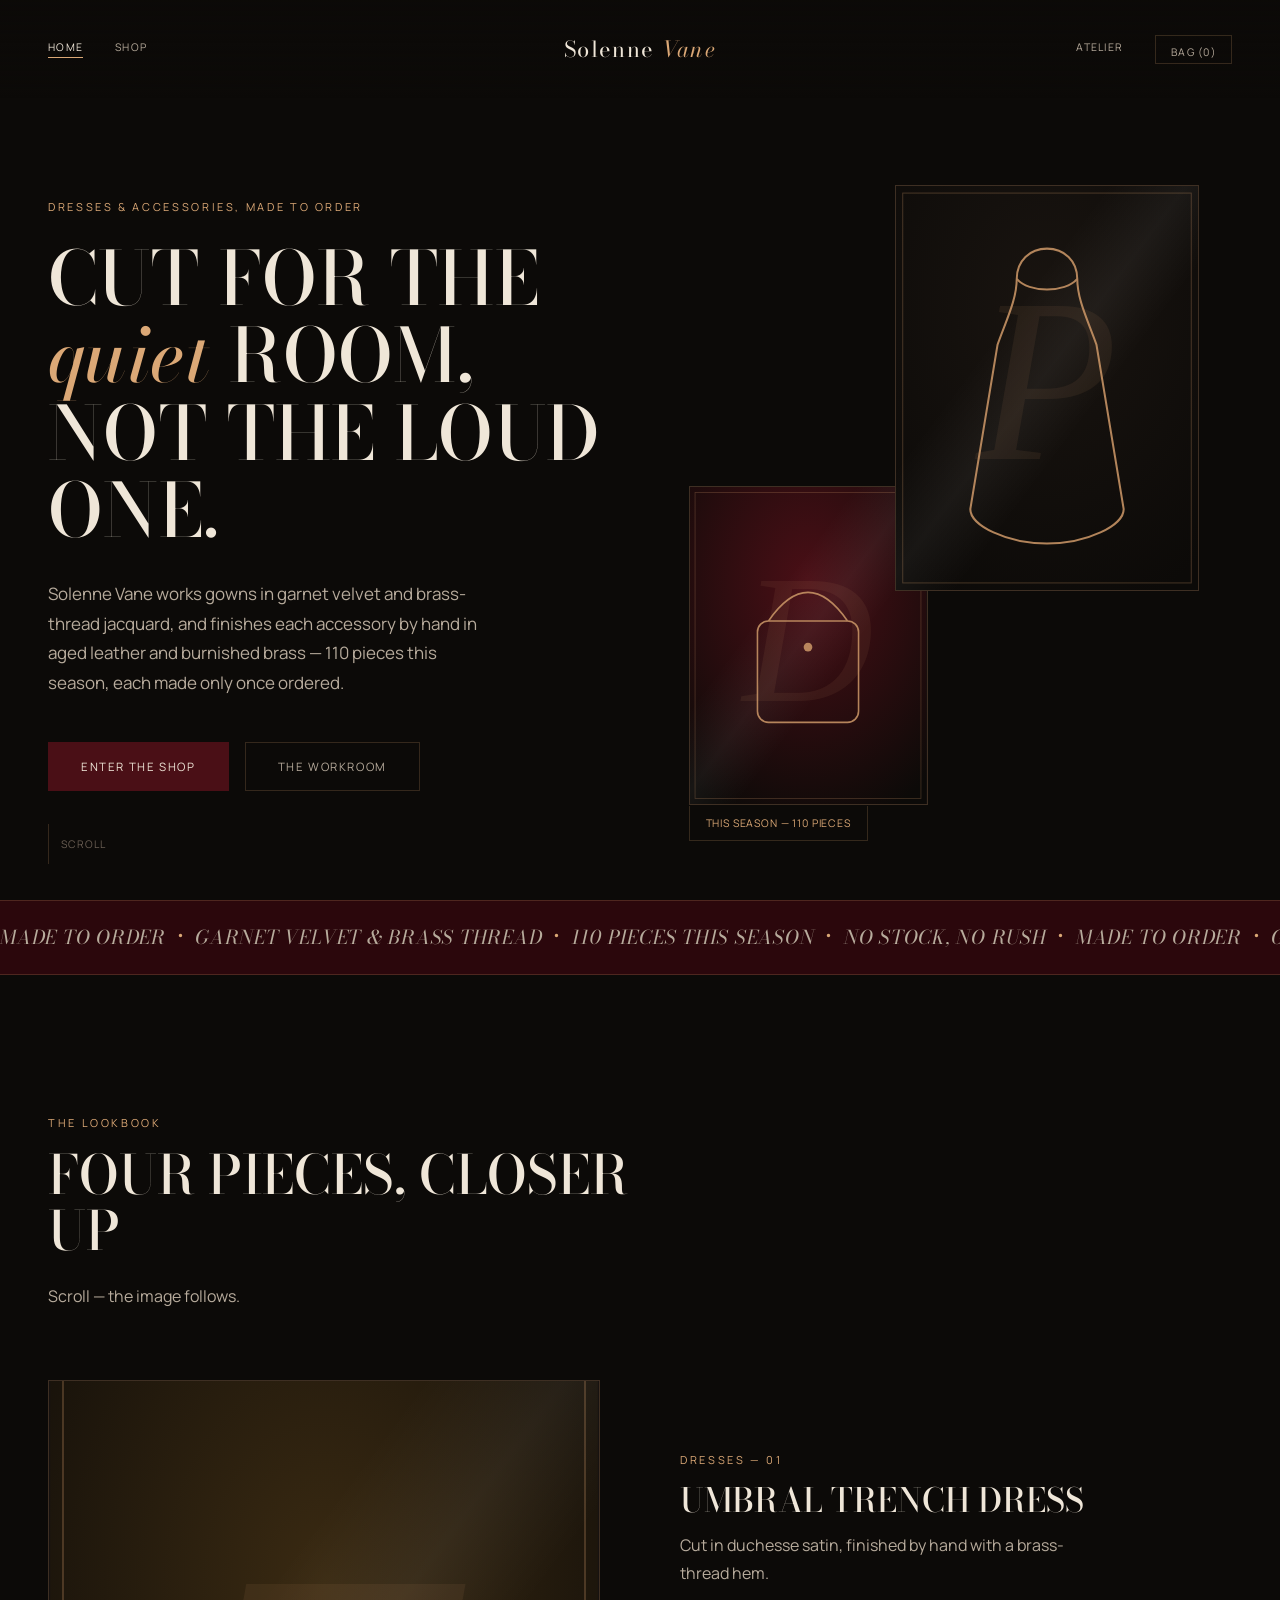
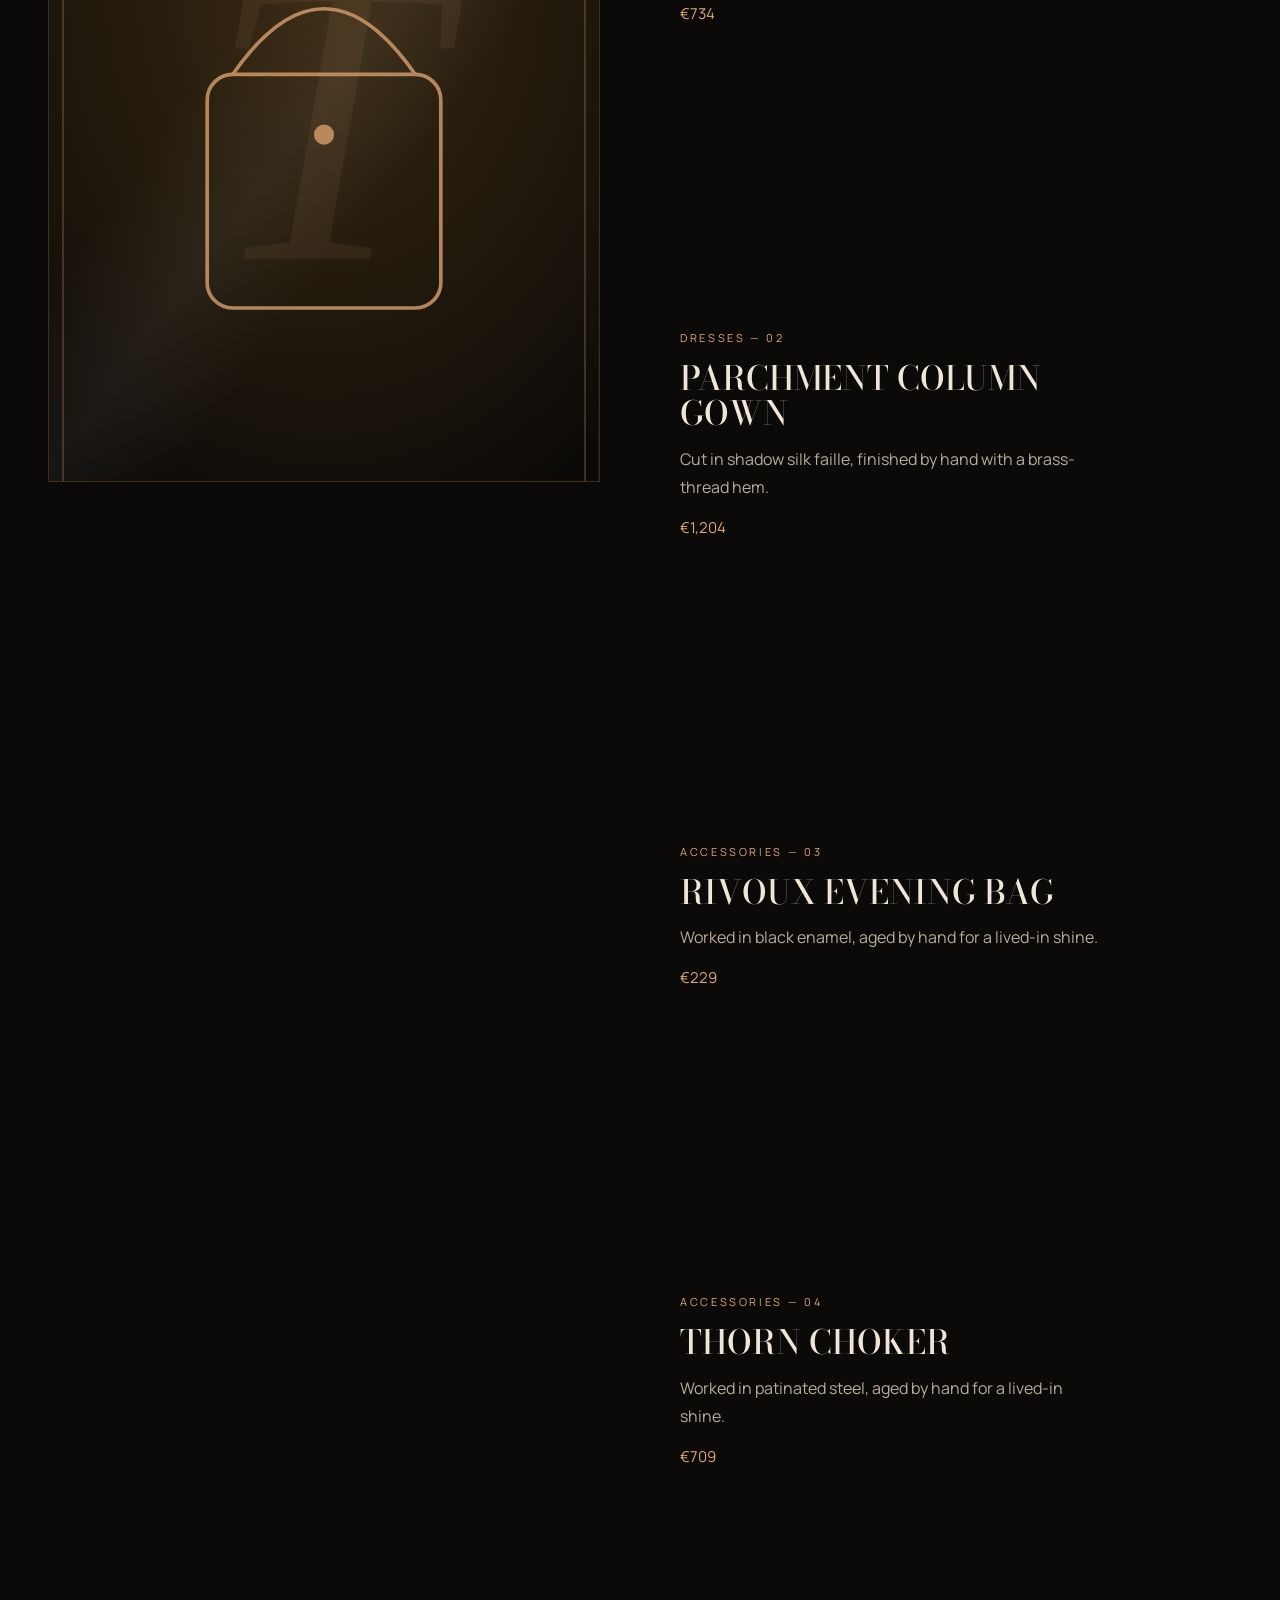
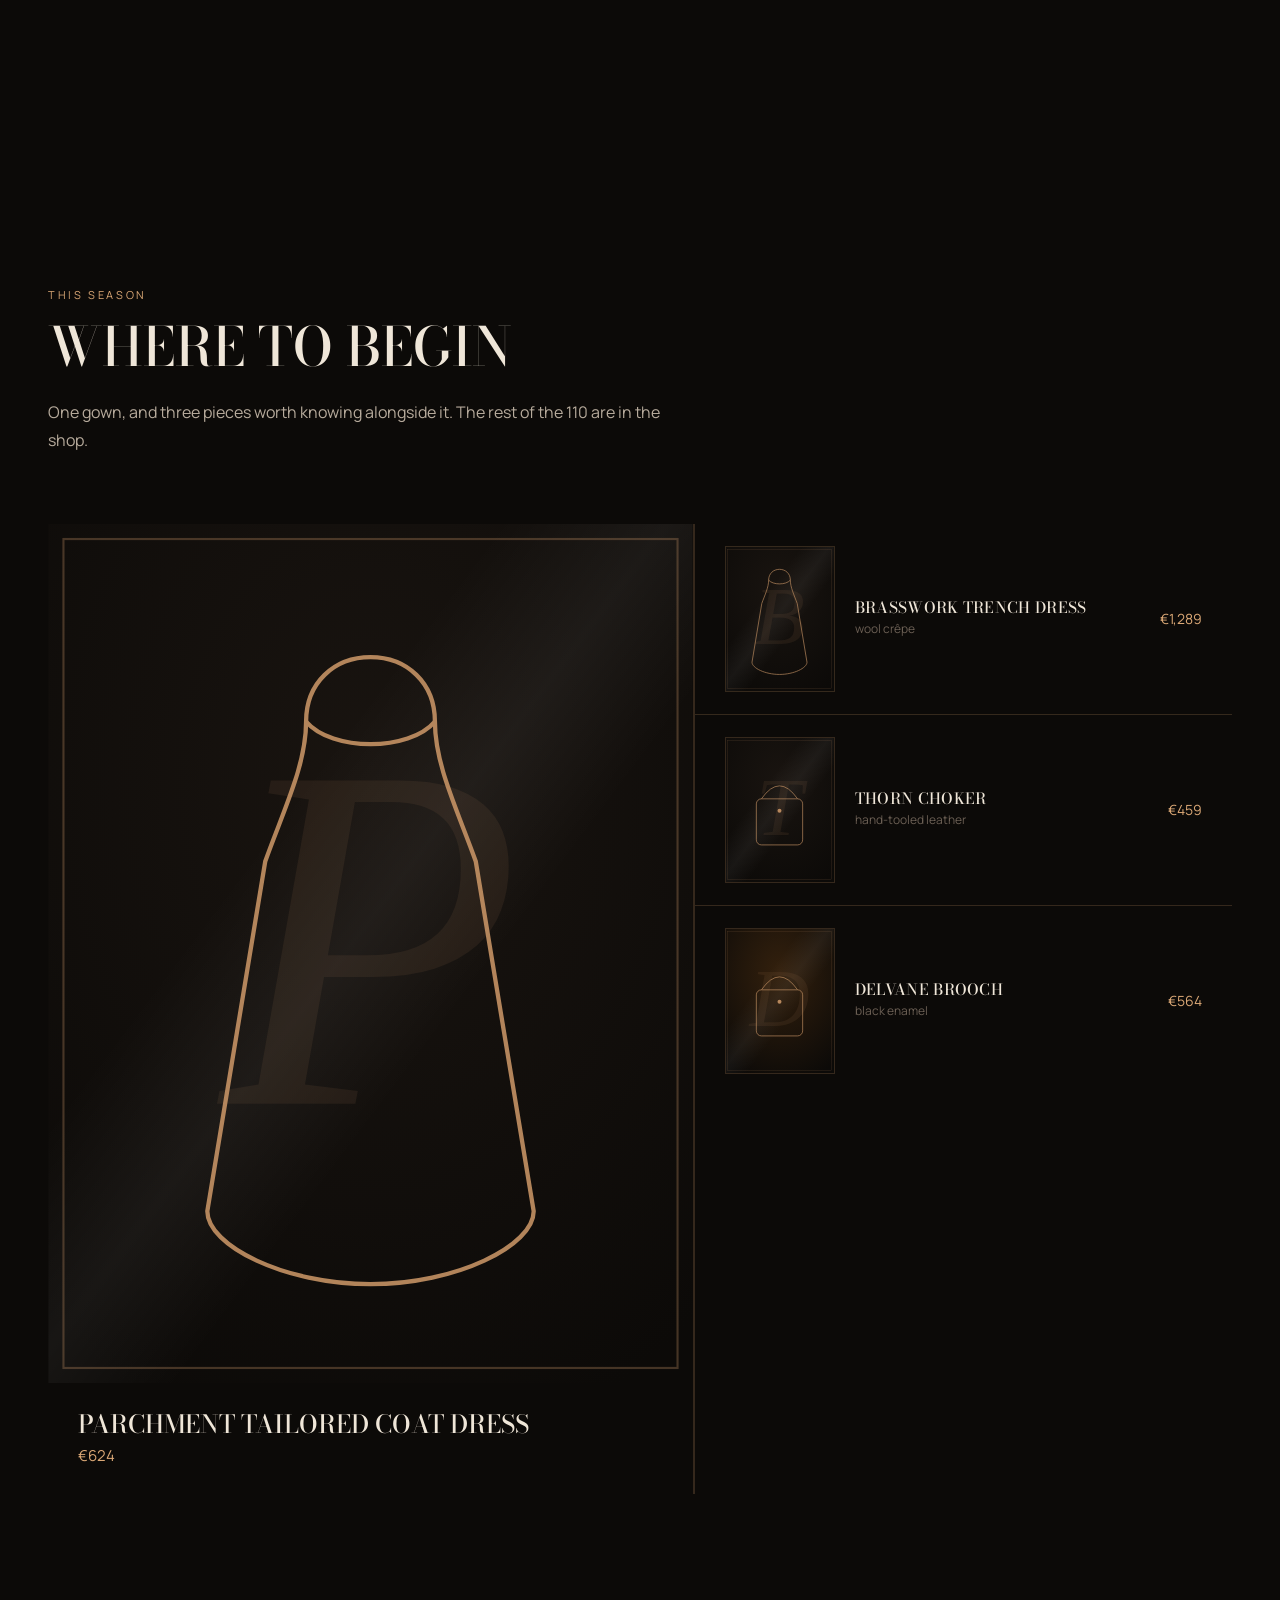
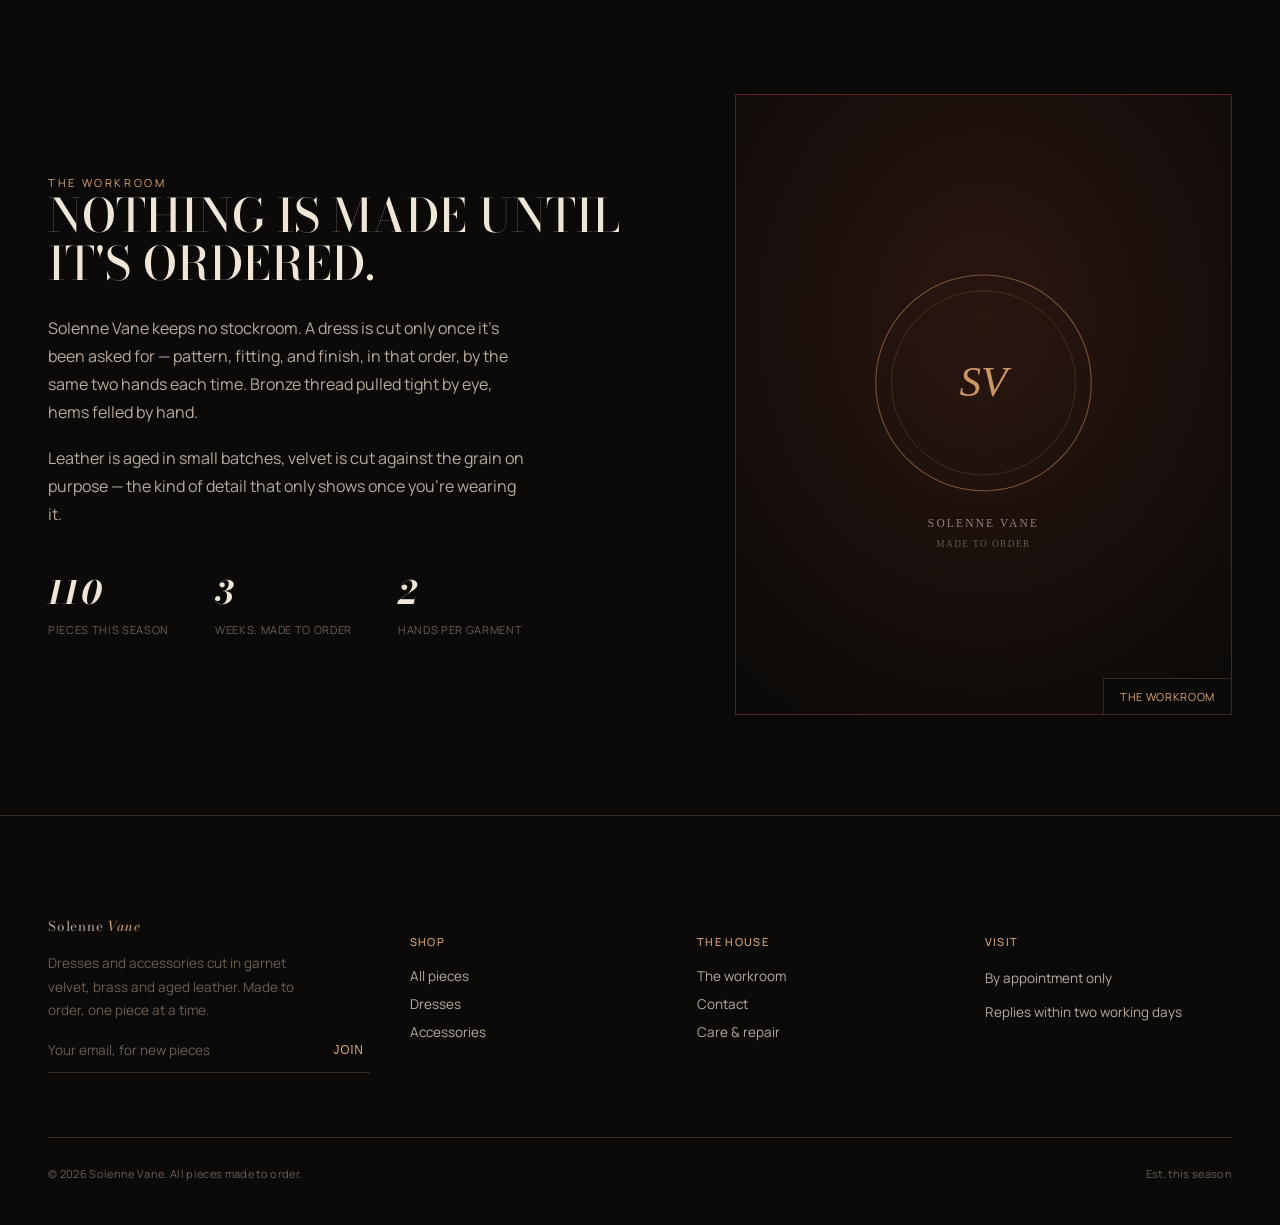
<file: index.html>
<!doctype html>
<html lang="en">
<head>
<meta charset="utf-8">
<meta name="viewport" content="width=device-width, initial-scale=1">
<title>Solenne Vane — Dresses &amp; Accessories, Made to Order</title>
<meta name="description" content="Solenne Vane: dresses and accessories worked in garnet velvet, brass and aged leather, made to order in a small workroom.">
<link rel="canonical" href="https://asif3761.github.io/SOLENNE-VANE/">
<meta property="og:type" content="website">
<meta property="og:title" content="Solenne Vane — Dresses &amp; Accessories, Made to Order">
<meta property="og:description" content="Dresses and accessories cut in garnet velvet, brass and aged leather. Made to order.">
<meta name="twitter:card" content="summary_large_image">
<link rel="preconnect" href="https://fonts.googleapis.com">
<link rel="preconnect" href="https://fonts.gstatic.com" crossorigin>
<link href="https://fonts.googleapis.com/css2?family=Bodoni+Moda:ital,opsz,wght@0,6..96,400;0,6..96,500;0,6..96,600;1,6..96,500&family=Manrope:wght@400;500;600&display=swap" rel="stylesheet">
<link rel="stylesheet" href="css/style.css">
</head>
<body>

<nav class="site-nav">
  <div class="nav-links">
    <a href="index.html" class="current">Home</a>
    <a href="shop.html">Shop</a>
  </div>
  <a href="index.html" class="brand">Solenne <em>Vane</em></a>
  <div class="nav-links right">
    <a href="index.html#atelier">Atelier</a>
    <a href="shop.html" class="bag-btn">Bag (<span data-bag-count>0</span>)</a>
  </div>
</nav>

<header class="hero">
  <div class="hero-copy">
    <span class="eyebrow">Dresses &amp; accessories, made to order</span>
    <h1>
      <span class="word" style="animation-delay:.10s">Cut</span> <span class="word" style="animation-delay:.17s">for</span> <span class="word" style="animation-delay:.24s">the</span><br>
      <em class="word" style="animation-delay:.31s">quiet</em> <span class="word" style="animation-delay:.38s">room,</span><br>
      <span class="word" style="animation-delay:.45s">not</span> <span class="word" style="animation-delay:.52s">the</span> <span class="word" style="animation-delay:.59s">loud</span><br>
      <span class="word" style="animation-delay:.66s">one.</span>
    </h1>
    <p class="lede">Solenne Vane works gowns in garnet velvet and brass-thread jacquard, and finishes each accessory by hand in aged leather and burnished brass — 110 pieces this season, each made only once ordered.</p>
    <div class="hero-actions">
      <a href="shop.html" class="btn solid">Enter the shop</a>
      <a href="index.html#atelier" class="btn ghost">The workroom</a>
    </div>
  </div>

  <div class="hero-collage">
    <div class="collage-item collage-a"><img id="collage-a-img" alt=""></div>
    <div class="collage-item collage-b"><img id="collage-b-img" alt=""></div>
    <span class="collage-tag">This season — 110 pieces</span>
  </div>

  <div class="scroll-cue"><span class="line"></span>Scroll</div>
</header>

<div class="ticker-band">
  <div class="ticker-track">
    <span>Made to order <b>·</b> Garnet velvet &amp; brass thread <b>·</b> 110 pieces this season <b>·</b> No stock, no rush <b>·</b> Made to order <b>·</b> Garnet velvet &amp; brass thread <b>·</b> 110 pieces this season <b>·</b> No stock, no rush <b>·</b></span>
  </div>
</div>

<section class="section">
  <div class="wrap">
    <div class="section-head reveal">
      <span class="eyebrow">The lookbook</span>
      <h2>Four pieces, closer up</h2>
      <p>Scroll — the image follows.</p>
    </div>
    <div class="lookbook">
      <div class="lookbook-media" id="lookbook-media">
        <img class="active" data-index="0" alt="">
        <img data-index="1" alt="">
        <img data-index="2" alt="">
        <img data-index="3" alt="">
      </div>
      <div class="lookbook-captions" id="lookbook-captions"></div>
    </div>
  </div>
</section>

<section class="section tight" id="featured">
  <div class="wrap">
    <div class="section-head reveal">
      <span class="eyebrow">This season</span>
      <h2>Where to begin</h2>
      <p>One gown, and three pieces worth knowing alongside it. The rest of the 110 are in the shop.</p>
    </div>
    <div class="editorial-spread reveal" id="editorial-spread"></div>
  </div>
</section>

<section class="section tight" id="atelier">
  <div class="wrap">
    <div class="story">
      <div class="story-copy reveal">
        <span class="eyebrow">The workroom</span>
        <h2>Nothing is made until it's ordered.</h2>
        <p>Solenne Vane keeps no stockroom. A dress is cut only once it's been asked for — pattern, fitting, and finish, in that order, by the same two hands each time. Bronze thread pulled tight by eye, hems felled by hand.</p>
        <p>Leather is aged in small batches, velvet is cut against the grain on purpose — the kind of detail that only shows once you're wearing it.</p>
        <div class="story-stats">
          <div><strong>110</strong><span>Pieces this season</span></div>
          <div><strong>3</strong><span>Weeks, made to order</span></div>
          <div><strong>2</strong><span>Hands per garment</span></div>
        </div>
      </div>
      <div class="story-media reveal">
        <img id="atelier-img" alt="The Solenne Vane workroom crest">
        <span class="frame-tag">The workroom</span>
      </div>
    </div>
  </div>
</section>

<footer class="site-footer" id="contact">
  <div class="wrap">
    <div class="footer-grid">
      <div class="footer-brand">
        <a href="index.html" class="brand">Solenne <em>Vane</em></a>
        <p>Dresses and accessories cut in garnet velvet, brass and aged leather. Made to order, one piece at a time.</p>
        <!-- Pre-launch: point this at a real endpoint (e.g. https://formspree.io) — see README.md -->
        <form class="footer-form" data-newsletter-form>
          <input type="email" placeholder="Your email, for new pieces" required>
          <button type="submit">Join</button>
        </form>
      </div>
      <div>
        <h5>Shop</h5>
        <a href="shop.html">All pieces</a>
        <a href="shop.html">Dresses</a>
        <a href="shop.html">Accessories</a>
      </div>
      <div>
        <h5>The house</h5>
        <a href="index.html#atelier">The workroom</a>
        <a href="index.html#contact">Contact</a>
        <a href="index.html">Care &amp; repair</a>
      </div>
      <div>
        <h5>Visit</h5>
        <p>By appointment only</p>
        <p>Replies within two working days</p>
      </div>
    </div>
    <div class="footer-bottom">
      <span>© 2026 Solenne Vane. All pieces made to order.</span>
      <span>Est. this season</span>
    </div>
  </div>
</footer>

<script src="js/plate.js"></script>
<script src="js/products.js"></script>
<script src="js/main.js"></script>
<script>
  (function () {
    const money = (n) => "€" + n.toLocaleString("en-IE");
    const P = window.SV_PRODUCTS;

    document.getElementById("collage-a-img").src = window.SV_plate(P[5]);
    document.getElementById("collage-b-img").src = window.SV_plate(P[72]);

    const lookIdx = [8, 45, 62, 100];
    const lookImgs = document.querySelectorAll("#lookbook-media img");
    lookIdx.forEach((i, n) => { lookImgs[n].src = window.SV_plate(P[i]); lookImgs[n].alt = P[i].name; });
    document.getElementById("lookbook-captions").innerHTML = lookIdx.map((i, n) => {
      const p = P[i];
      return `<div class="lookbook-caption reveal" data-index="${n}">
        <span class="eyebrow">${p.category} — ${String(n + 1).padStart(2, "0")}</span>
        <h3>${p.name}</h3>
        <p>${p.blurb}</p>
        <span class="lprice">${money(p.price)}</span>
      </div>`;
    }).join("");

    const heroIdx = 5, sideIdx = [23, 70, 95];
    const hero = P[heroIdx];
    const rows = sideIdx.map((i) => P[i]);
    document.getElementById("editorial-spread").innerHTML = `
      <a class="spread-hero" href="shop.html">
        <div class="simg-wrap"><img loading="lazy" src="${window.SV_plate(hero)}" alt="${hero.name}"></div>
        <div class="sinfo"><h3>${hero.name}</h3><div class="sprice">${money(hero.price)}</div></div>
      </a>
      <div class="spread-list">
        ${rows.map((p) => `
          <a class="spread-row" href="shop.html">
            <div class="rimg"><img loading="lazy" src="${window.SV_plate(p)}" alt="${p.name}"></div>
            <div><h4>${p.name}</h4><div class="rmeta">${p.material}</div></div>
            <div class="rprice">${money(p.price)}</div>
          </a>`).join("")}
      </div>`;

    const atelierImg = document.getElementById("atelier-img");
    if (atelierImg) atelierImg.src = window.SV_crest("SOLENNE VANE", "MADE TO ORDER");
  })();
</script>
</body>
</html>
</file>
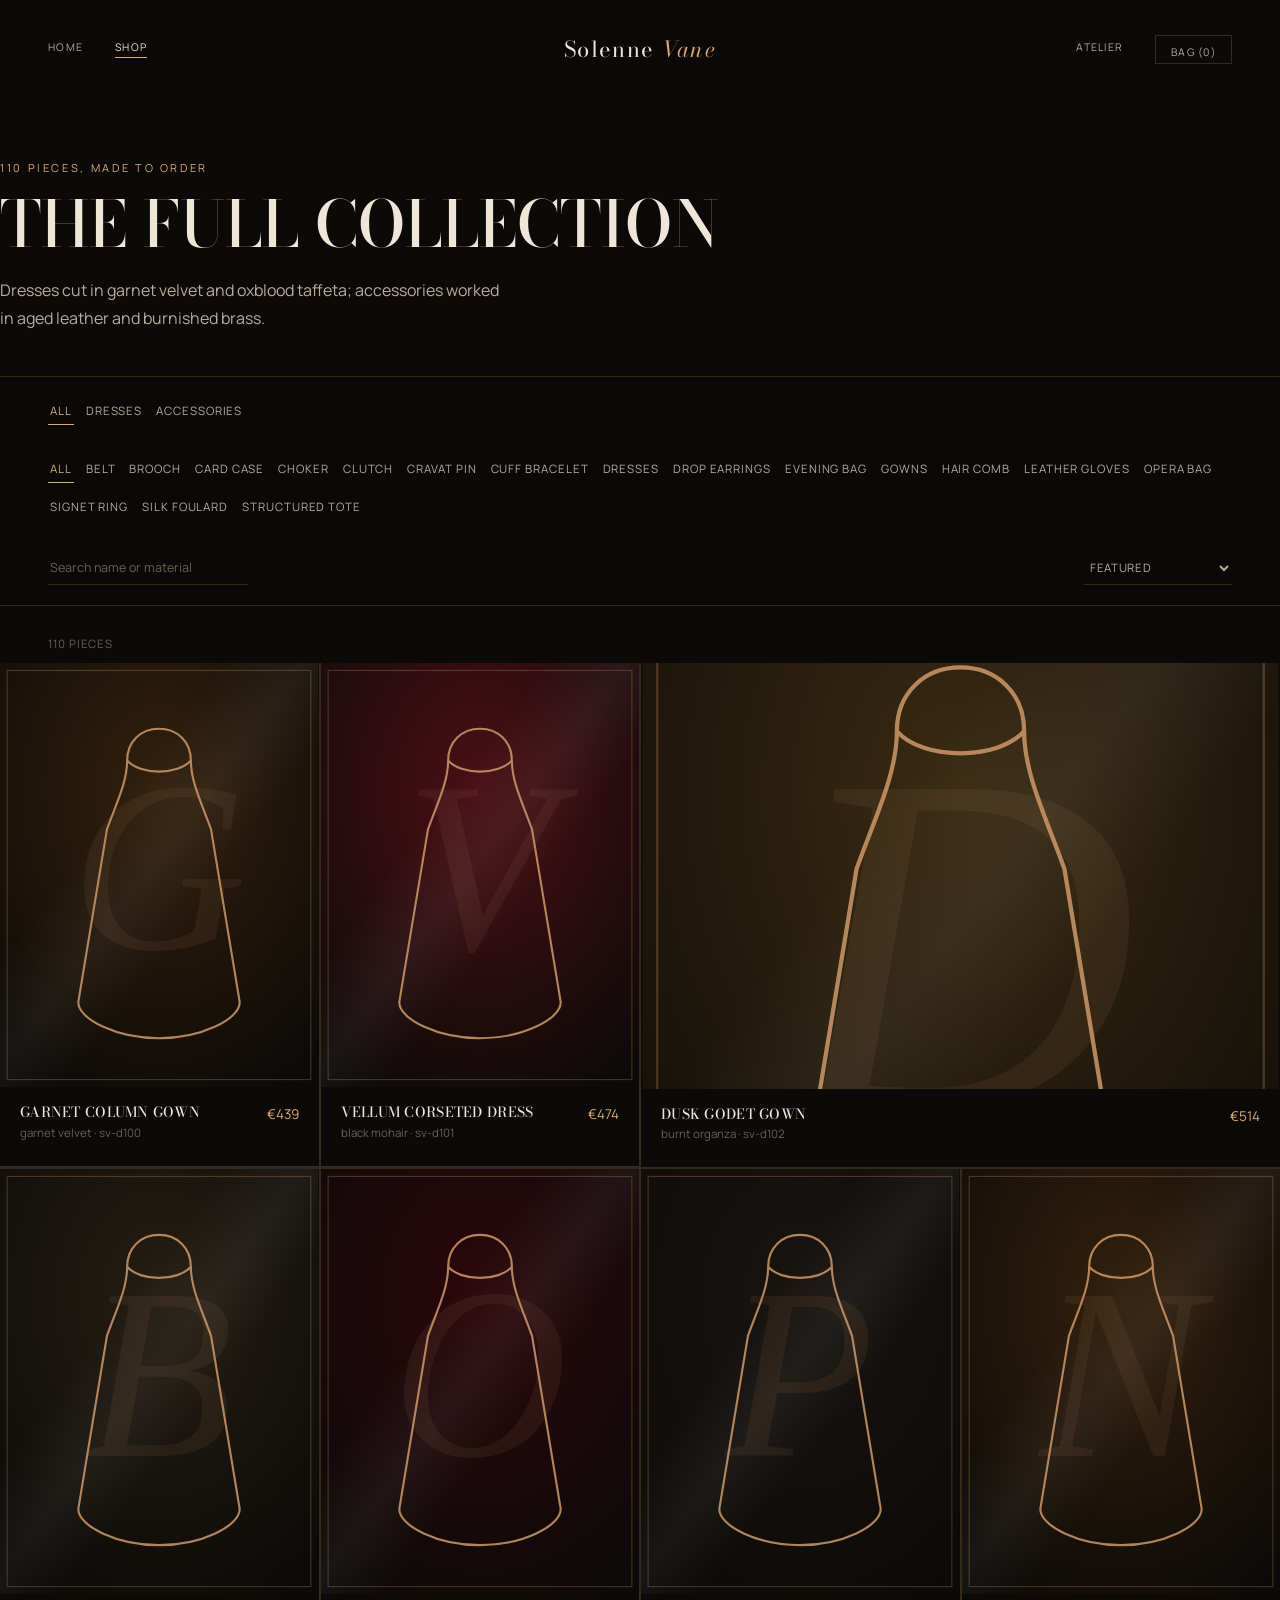
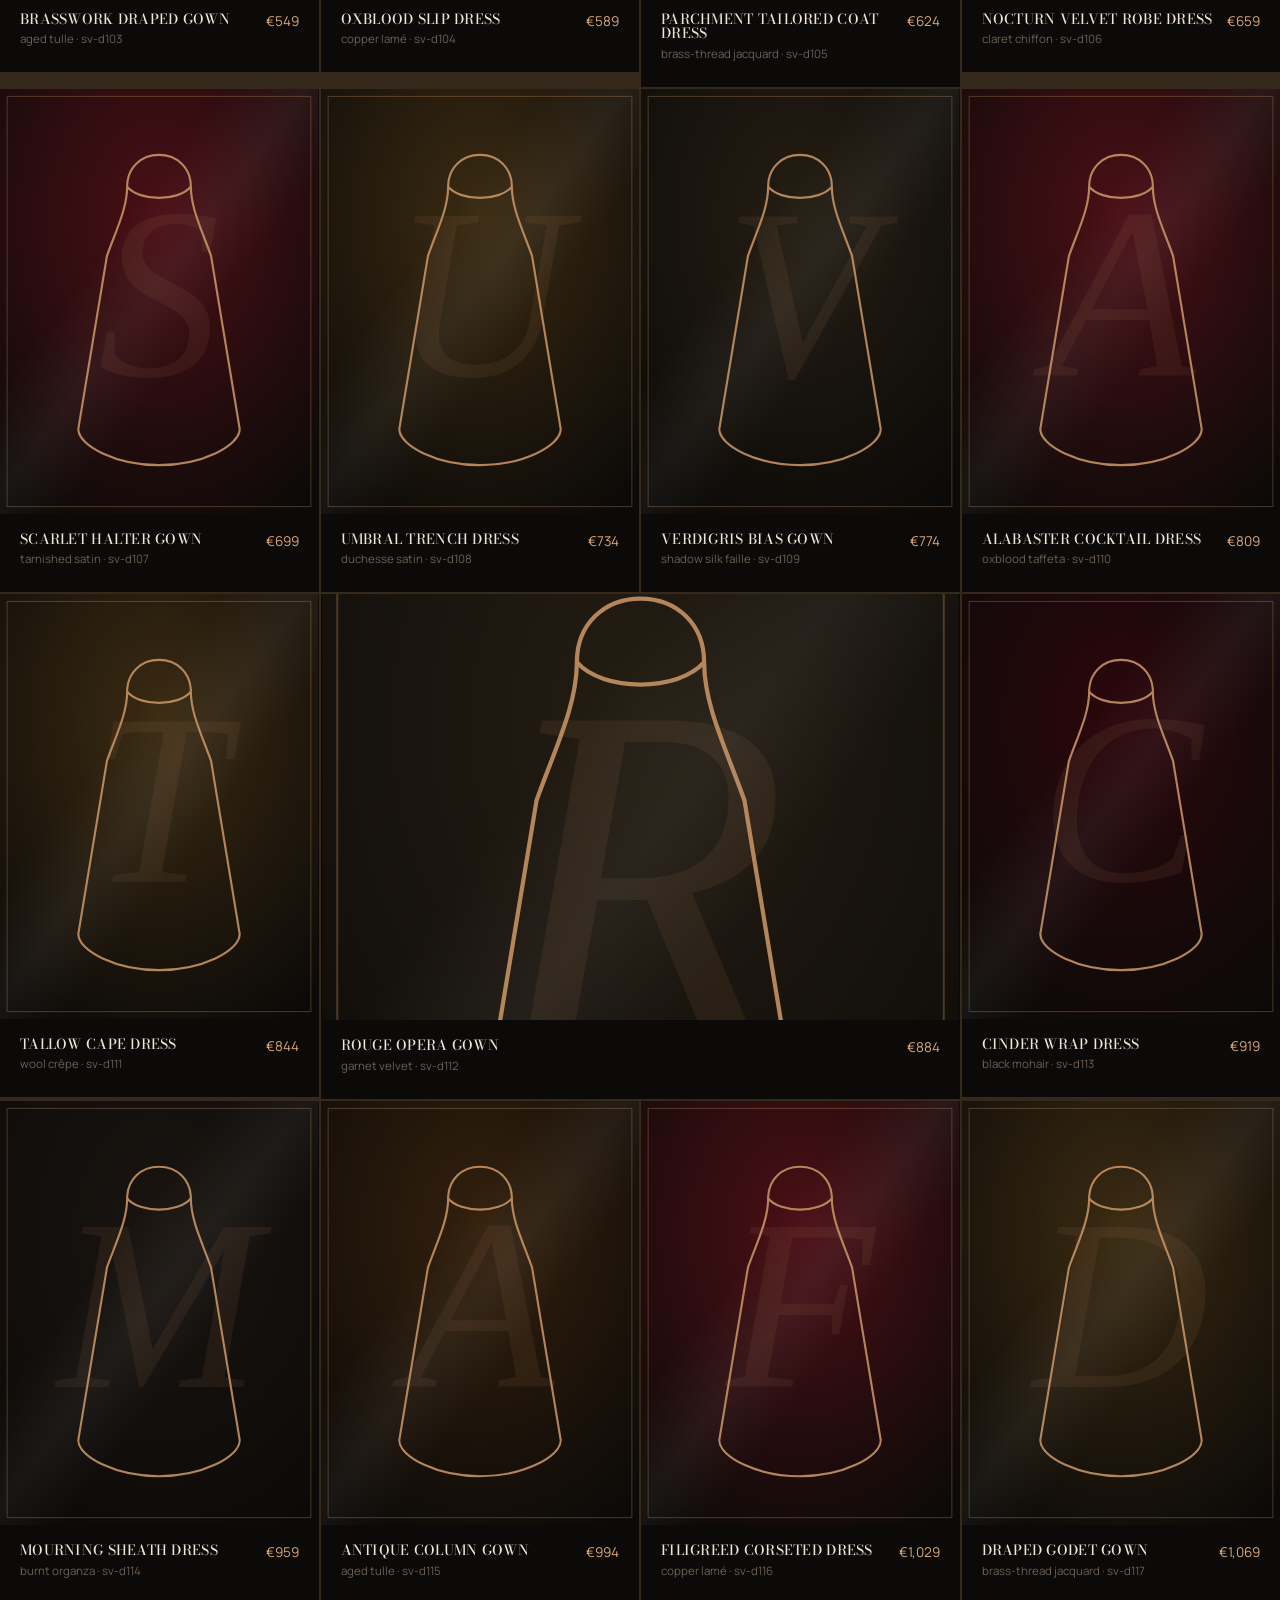
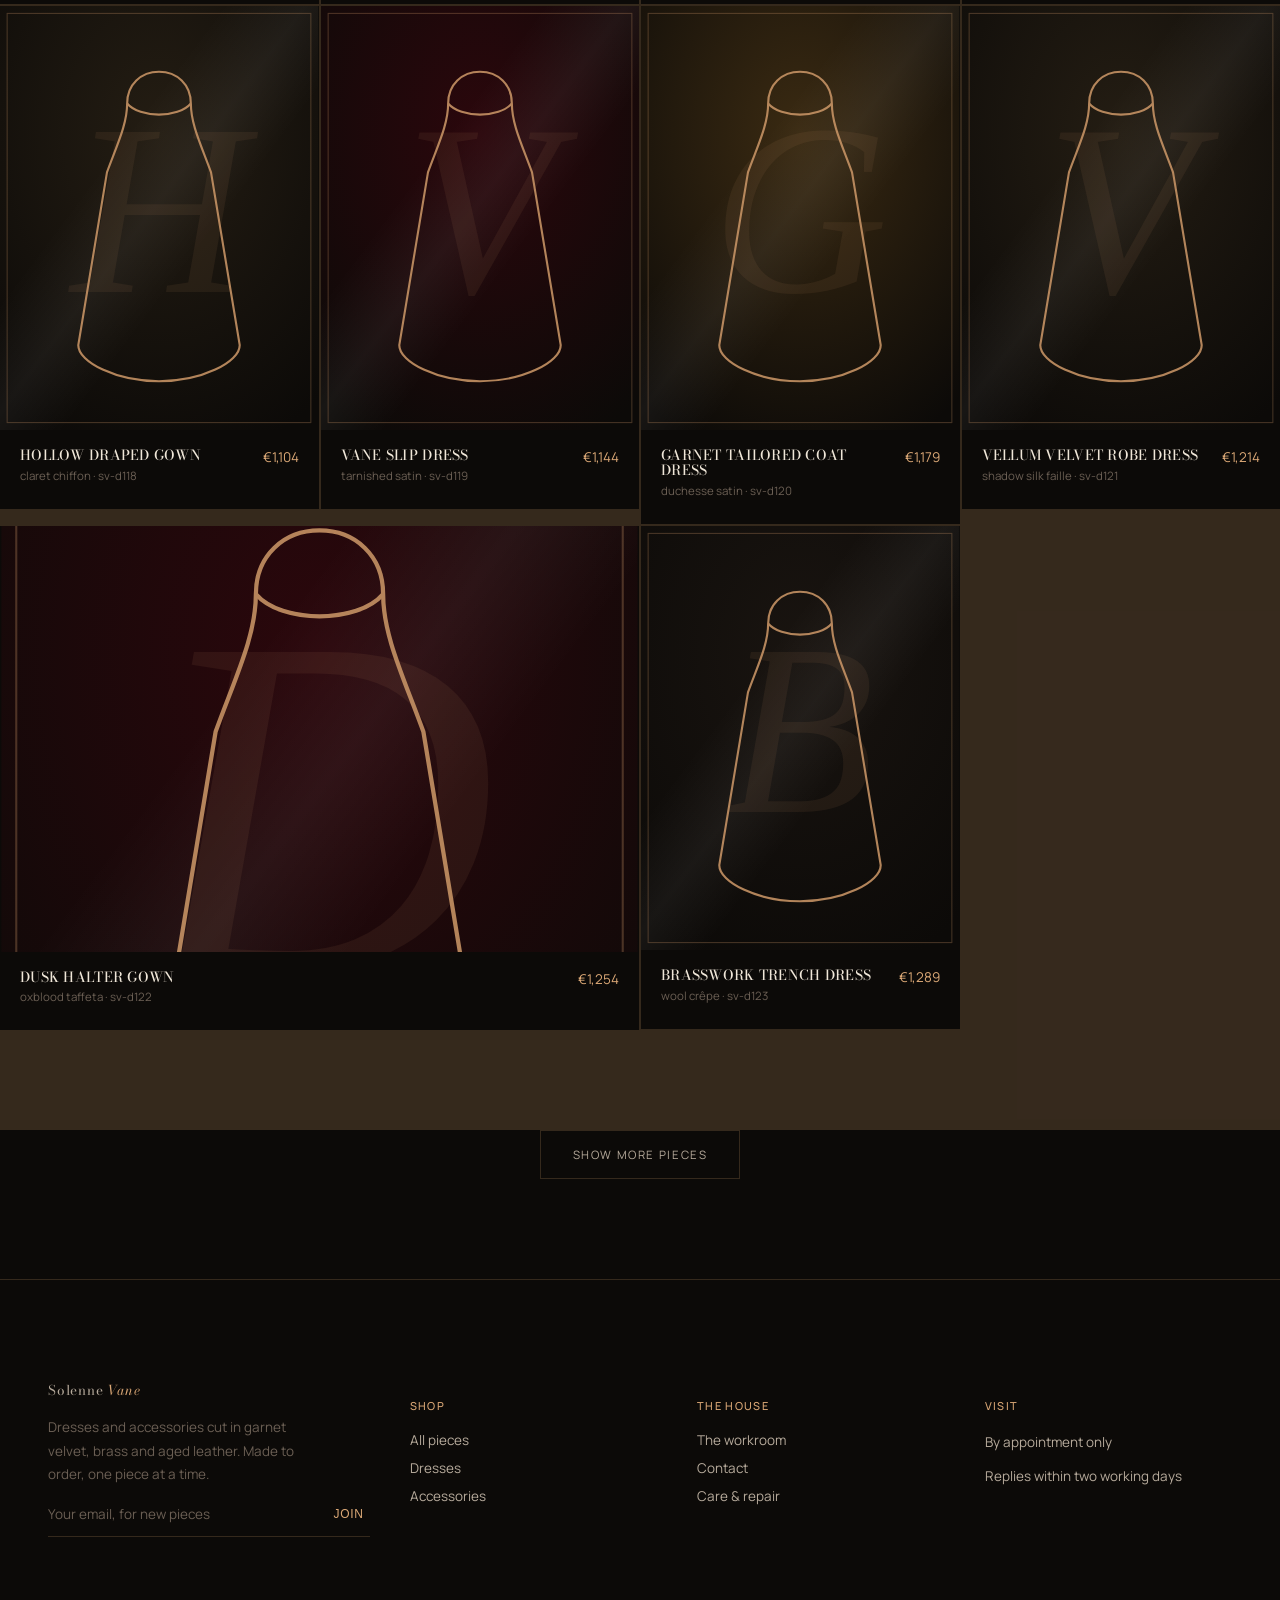
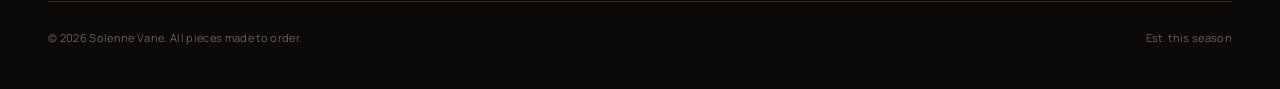
<file: shop.html>
<!doctype html>
<html lang="en">
<head>
<meta charset="utf-8">
<meta name="viewport" content="width=device-width, initial-scale=1">
<title>Shop — Solenne Vane</title>
<meta name="description" content="The full Solenne Vane collection: 110 dresses and accessories, made to order.">
<link rel="canonical" href="https://asif3761.github.io/SOLENNE-VANE/shop.html">
<meta property="og:type" content="website">
<meta property="og:title" content="Shop — Solenne Vane">
<meta property="og:description" content="The full Solenne Vane collection: 110 dresses and accessories, made to order.">
<meta name="twitter:card" content="summary_large_image">
<link rel="preconnect" href="https://fonts.googleapis.com">
<link rel="preconnect" href="https://fonts.gstatic.com" crossorigin>
<link href="https://fonts.googleapis.com/css2?family=Bodoni+Moda:ital,opsz,wght@0,6..96,400;0,6..96,500;0,6..96,600;1,6..96,500&family=Manrope:wght@400;500;600&display=swap" rel="stylesheet">
<link rel="stylesheet" href="css/style.css">
</head>
<body>

<nav class="site-nav scrolled">
  <div class="nav-links">
    <a href="index.html">Home</a>
    <a href="shop.html" class="current">Shop</a>
  </div>
  <a href="index.html" class="brand">Solenne <em>Vane</em></a>
  <div class="nav-links right">
    <a href="index.html#atelier">Atelier</a>
    <a href="shop.html" class="bag-btn">Bag (<span data-bag-count>0</span>)</a>
  </div>
</nav>

<div class="wrap shop-header">
  <span class="eyebrow">110 pieces, made to order</span>
  <h1>The full collection</h1>
  <p>Dresses cut in garnet velvet and oxblood taffeta; accessories worked in aged leather and burnished brass.</p>
</div>

<div class="filter-bar">
  <div class="wrap filter-bar-inner">
    <div class="chip-row" id="category-filters"></div>
    <div class="chip-row" id="subcategory-filters"></div>
    <input type="search" id="search-field" class="search-field" placeholder="Search name or material">
    <select id="sort-select">
      <option value="featured">Featured</option>
      <option value="price-asc">Price, low–high</option>
      <option value="price-desc">Price, high–low</option>
      <option value="name">Name, A–Z</option>
    </select>
  </div>
</div>

<div class="wrap"><div class="results-bar" id="results-count">110 pieces</div></div>

<div class="product-grid" id="product-grid"></div>
<p class="wrap empty-state" id="empty-state">Nothing matches that search — try a different material or clear the filter.</p>
<div class="load-more"><button class="btn ghost" id="load-more">Show more pieces</button></div>

<footer class="site-footer">
  <div class="wrap">
    <div class="footer-grid">
      <div class="footer-brand">
        <a href="index.html" class="brand">Solenne <em>Vane</em></a>
        <p>Dresses and accessories cut in garnet velvet, brass and aged leather. Made to order, one piece at a time.</p>
        <!-- Pre-launch: point this at a real endpoint (e.g. https://formspree.io) — see README.md -->
        <form class="footer-form" data-newsletter-form>
          <input type="email" placeholder="Your email, for new pieces" required>
          <button type="submit">Join</button>
        </form>
      </div>
      <div>
        <h5>Shop</h5>
        <a href="shop.html">All pieces</a>
        <a href="shop.html">Dresses</a>
        <a href="shop.html">Accessories</a>
      </div>
      <div>
        <h5>The house</h5>
        <a href="index.html#atelier">The workroom</a>
        <a href="index.html#contact">Contact</a>
        <a href="index.html">Care &amp; repair</a>
      </div>
      <div>
        <h5>Visit</h5>
        <p>By appointment only</p>
        <p>Replies within two working days</p>
      </div>
    </div>
    <div class="footer-bottom">
      <span>© 2026 Solenne Vane. All pieces made to order.</span>
      <span>Est. this season</span>
    </div>
  </div>
</footer>

<div class="modal-backdrop" id="modal-backdrop">
  <div class="modal-panel">
    <div class="modal-media" id="modal-media"></div>
    <div class="modal-info" id="modal-info"></div>
  </div>
</div>

<script src="js/plate.js"></script>
<script src="js/products.js"></script>
<script src="js/main.js"></script>
<script src="js/shop.js"></script>
</body>
</html>
</file>
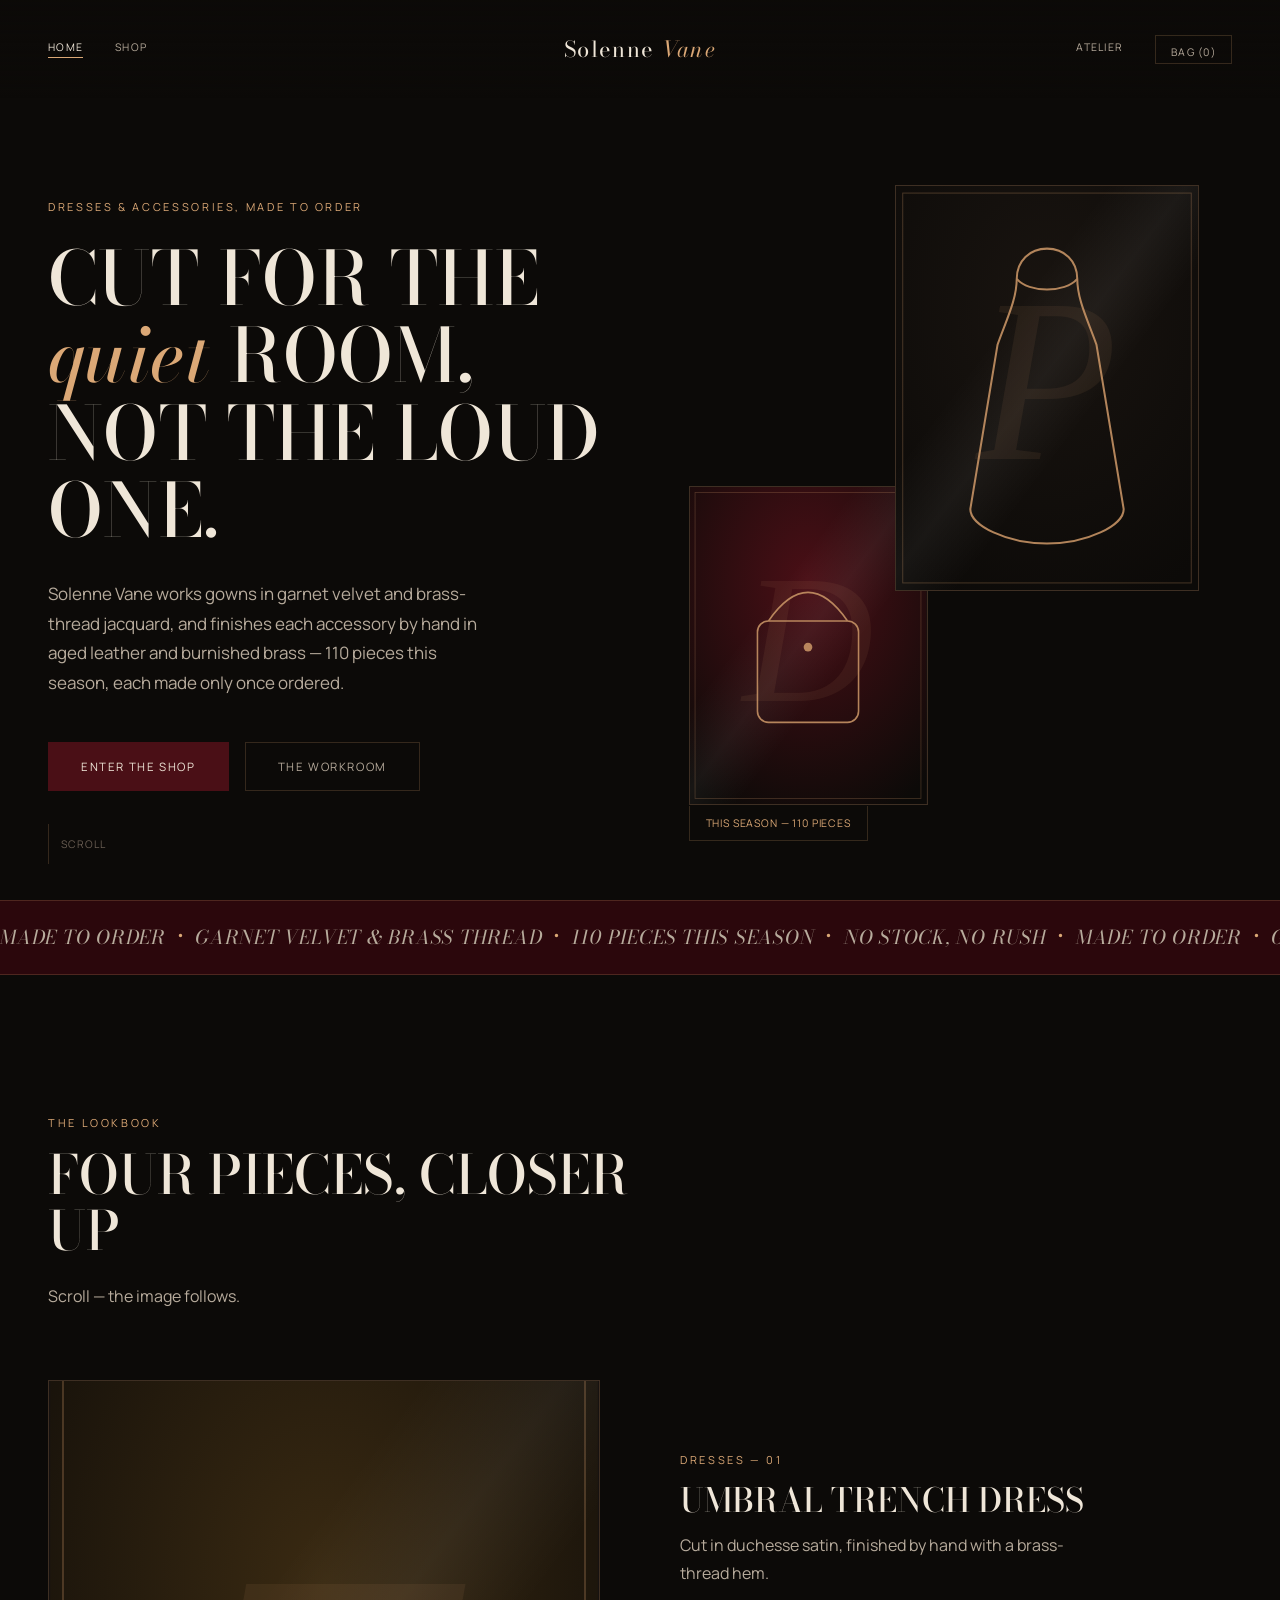
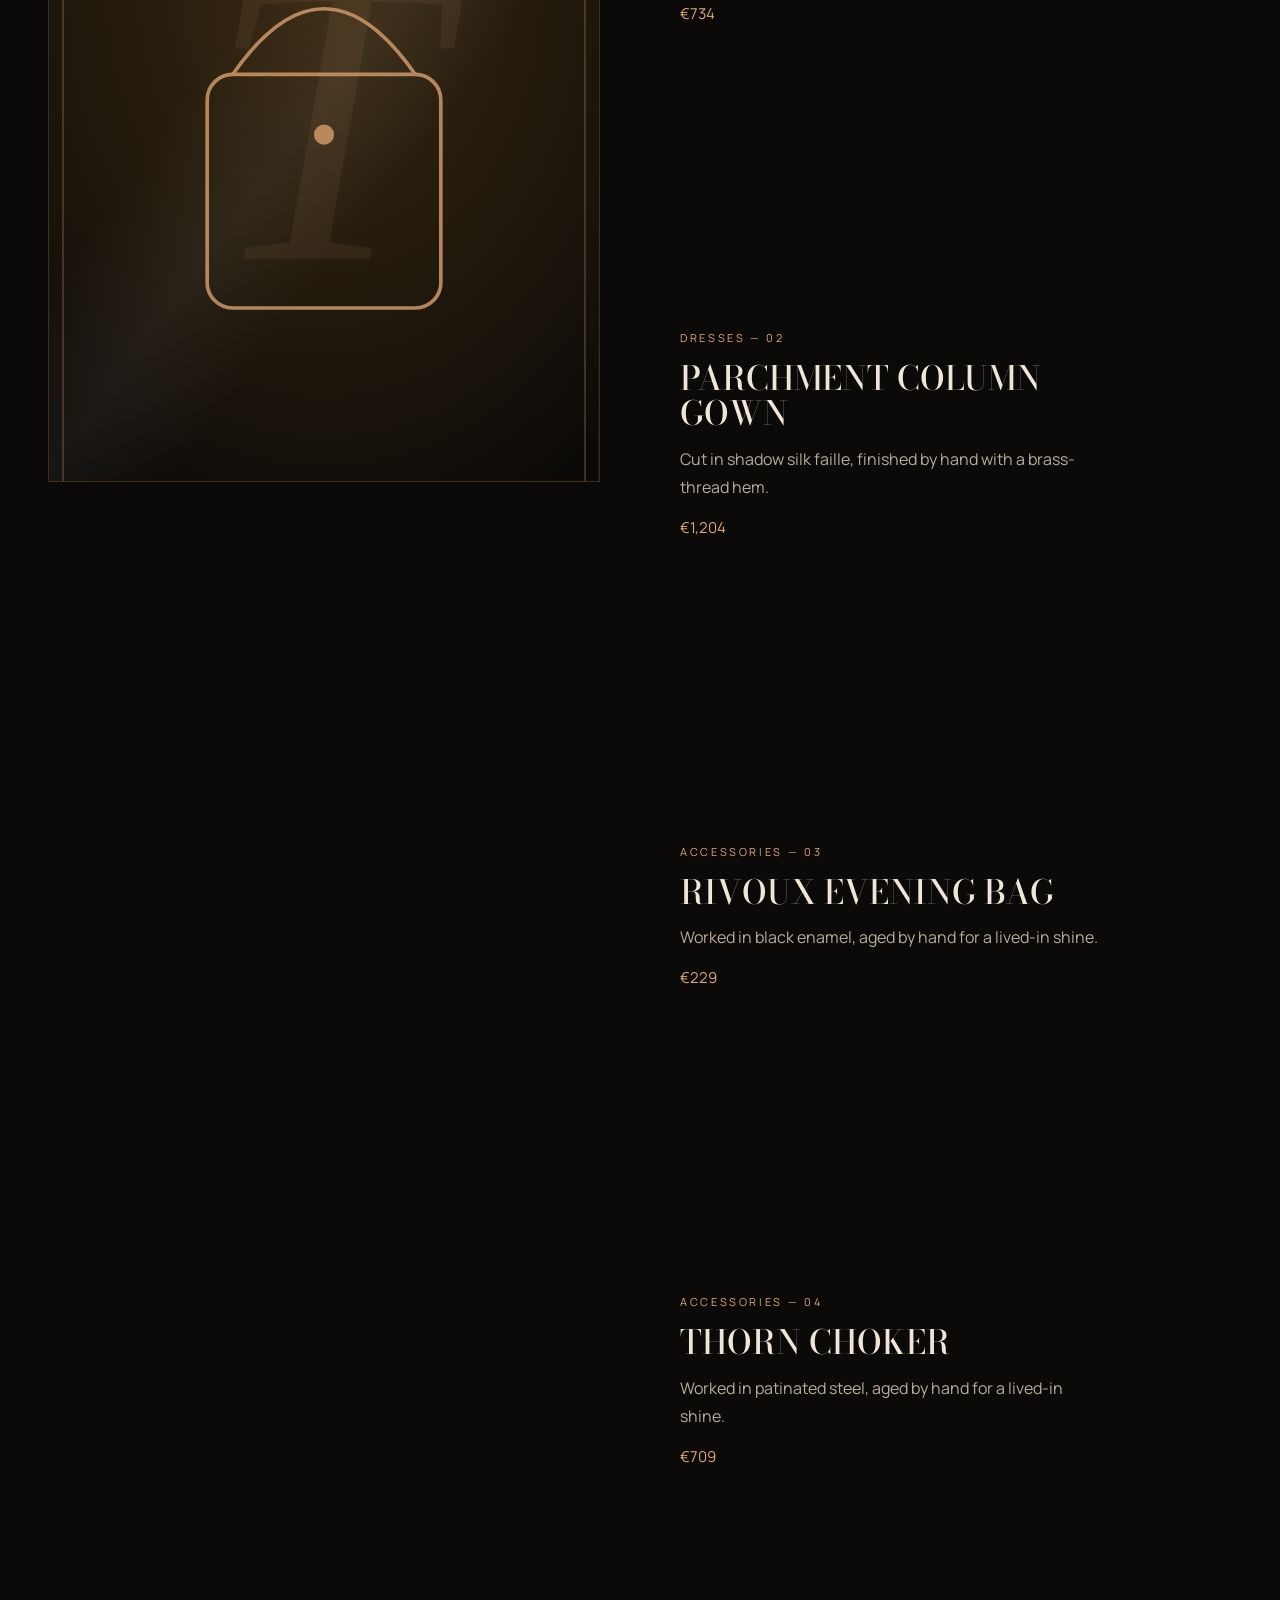
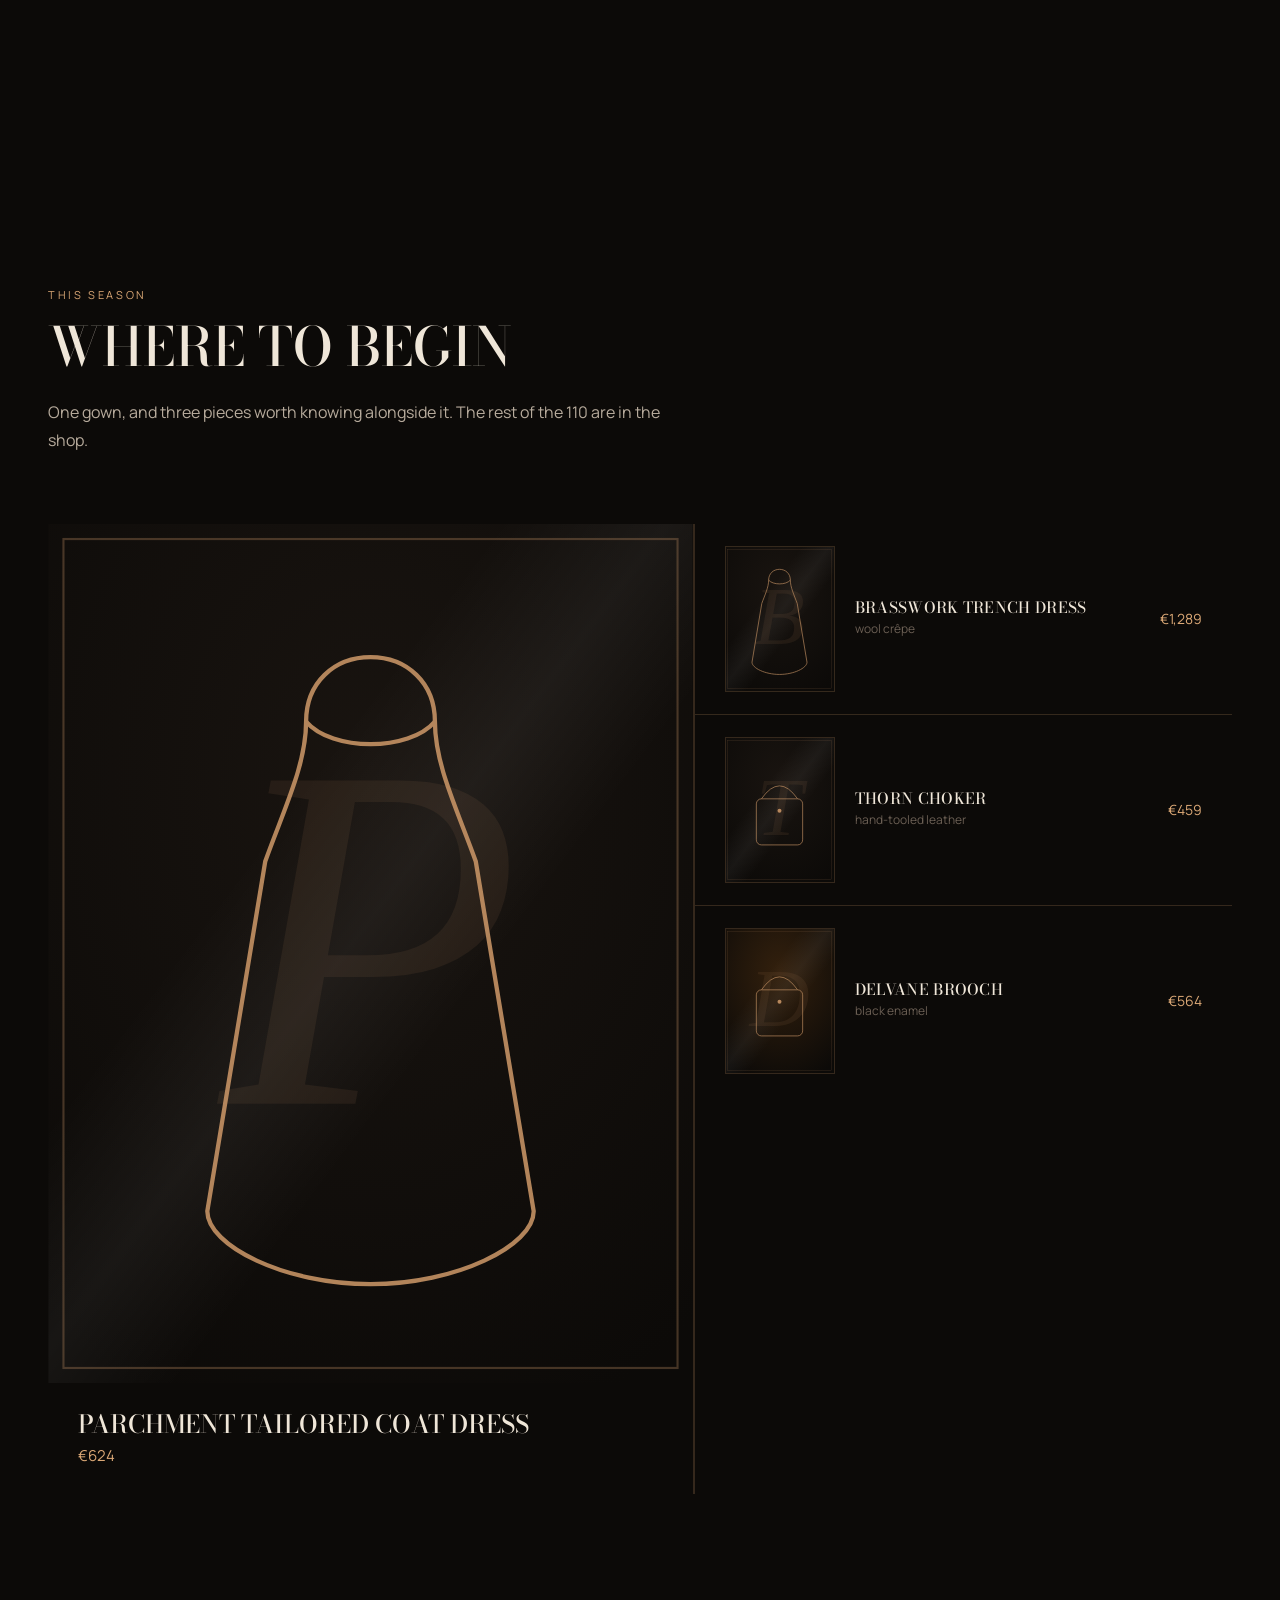
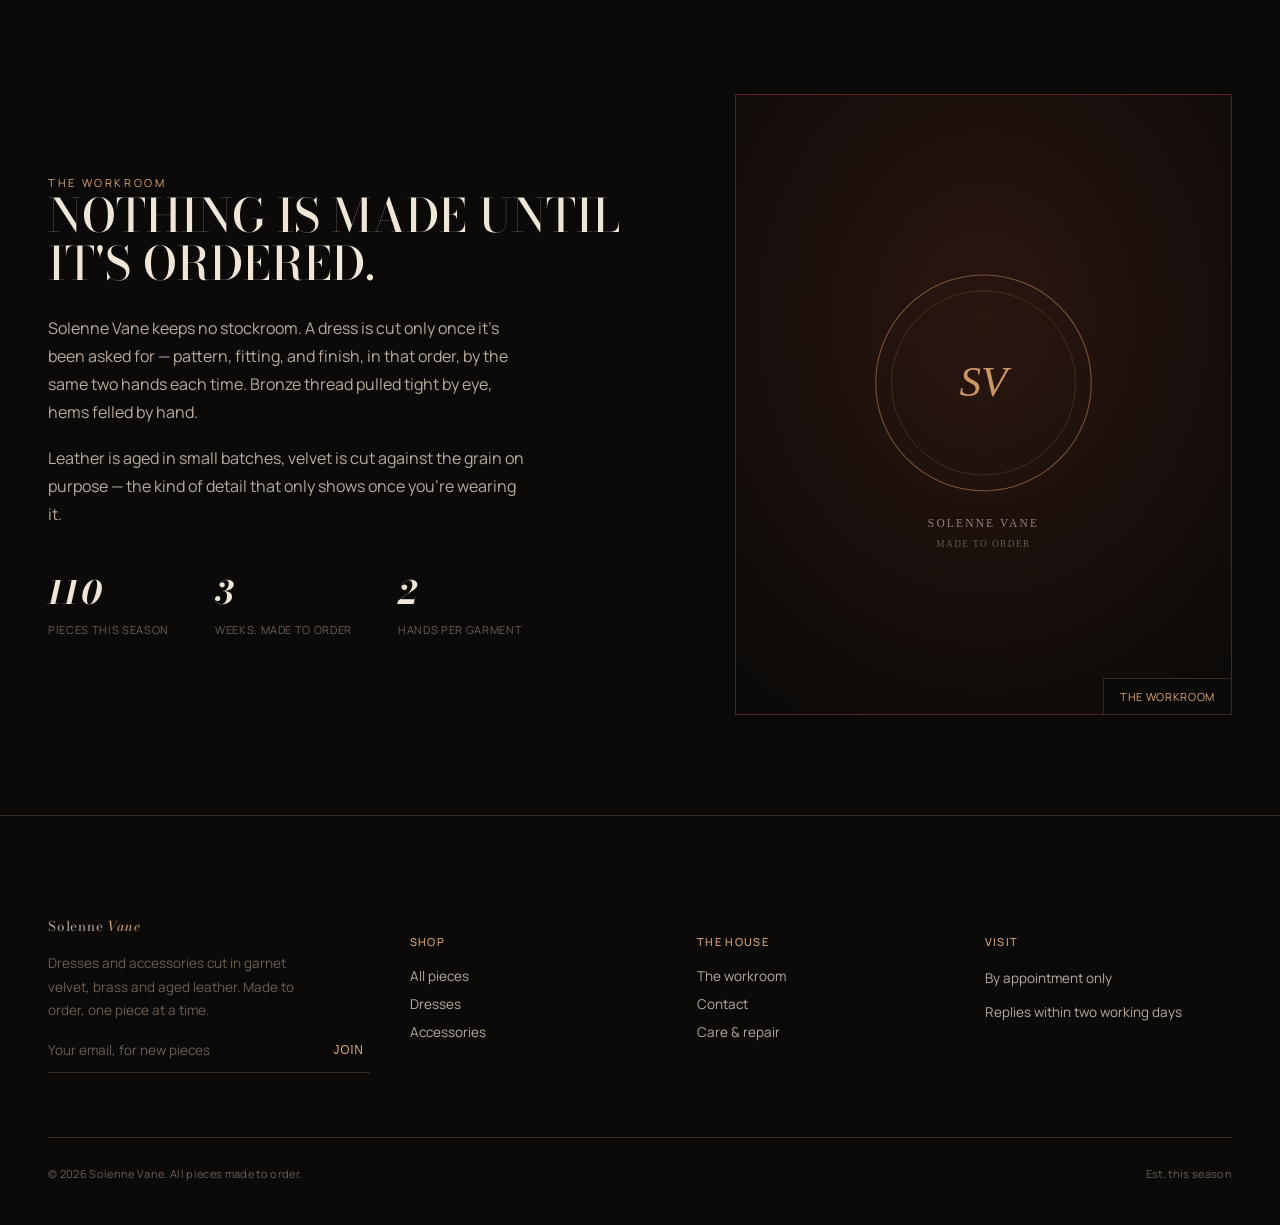
<file: solenne-vane-home.html>
<!doctype html>
<html lang="en">
<head>
<meta charset="utf-8">
<meta name="viewport" content="width=device-width, initial-scale=1">
<title>Solenne Vane — Dresses &amp; Accessories, Made to Order</title>
<meta name="description" content="Solenne Vane: dresses and accessories worked in garnet velvet, brass and aged leather, made to order in a small workroom.">
<link rel="canonical" href="https://asif3761.github.io/SOLENNE-VANE/">
<meta property="og:type" content="website">
<meta property="og:title" content="Solenne Vane — Dresses &amp; Accessories, Made to Order">
<meta property="og:description" content="Dresses and accessories cut in garnet velvet, brass and aged leather. Made to order.">
<meta name="twitter:card" content="summary_large_image">
<link rel="preconnect" href="https://fonts.googleapis.com">
<link rel="preconnect" href="https://fonts.gstatic.com" crossorigin>
<link href="https://fonts.googleapis.com/css2?family=Bodoni+Moda:ital,opsz,wght@0,6..96,400;0,6..96,500;0,6..96,600;1,6..96,500&family=Manrope:wght@400;500;600&display=swap" rel="stylesheet">
<style>
/* ==========================================================================
   Solenne Vane — editorial motion system
   2D, scroll-driven, magazine-style: kinetic type, sticky lookbook scroll,
   custom cursor, soft page transitions. Same garnet/brass palette as before.
   ========================================================================== */

:root {
  --ink:        #0c0a08;
  --ink-raised: #171210;
  --garnet:     #4a0f16;
  --garnet-deep:#2b070c;
  --brass:      #b8895a;
  --brass-lt:   #dba876;
  --glint:      #c99566;
  --paper:      #efe6d8;
  --paper-dim:  #b7ab9c;
  --ash:        #6b5f54;
  --line:       rgba(201, 149, 102, 0.22);

  --font-display: "Bodoni Moda", "Didot", "Georgia", serif;
  --font-body: "Manrope", "Helvetica Neue", sans-serif;

  --container: 1320px;
  --ease: cubic-bezier(.16,.84,.32,1);
}

* { box-sizing: border-box; }
html { scroll-behavior: smooth; }

body {
  margin: 0;
  background: var(--ink);
  color: var(--paper);
  font-family: var(--font-body);
  -webkit-font-smoothing: antialiased;
  overflow-x: hidden;
}
img { max-width: 100%; display: block; }
a { color: inherit; text-decoration: none; }

@media (hover: hover) and (pointer: fine) {
  a, button, .product-card, .chip { cursor: none; }
}

::selection { background: var(--garnet); color: var(--paper); }
:focus-visible { outline: 1.5px solid var(--brass-lt); outline-offset: 3px; }

.wrap { max-width: var(--container); margin: 0 auto; padding: 0 48px; }

h1, h2, h3, h4 { font-family: var(--font-display); font-weight: 500; line-height: 1.04; margin: 0; color: var(--paper); }
p { line-height: 1.75; color: var(--paper-dim); margin: 0; }

.eyebrow { font-family: var(--font-body); font-size: 11px; letter-spacing: 0.24em; text-transform: uppercase; color: var(--brass-lt); }

@media (prefers-reduced-motion: reduce) {
  *, *::before, *::after { animation-duration: 0.001ms !important; animation-iteration-count: 1 !important; transition-duration: 0.001ms !important; }
  .reveal { opacity: 1 !important; transform: none !important; }
}

/* ---------- custom cursor (desktop pointer only) ---------- */
.cursor-dot, .cursor-ring {
  position: fixed; top: 0; left: 0; z-index: 2000;
  pointer-events: none; border-radius: 50%;
  transform: translate(-50%, -50%);
  will-change: transform;
}
.cursor-dot { width: 6px; height: 6px; background: var(--brass-lt); opacity: 0; transition: opacity 0.2s ease; }
.cursor-ring {
  width: 40px; height: 40px; border: 1px solid var(--brass-lt);
  opacity: 0; transition: opacity 0.25s ease, width 0.3s var(--ease), height 0.3s var(--ease), background 0.3s ease;
  display: flex; align-items: center; justify-content: center;
  font-family: var(--font-body); font-size: 10.5px; letter-spacing: 0.1em; text-transform: uppercase; color: var(--paper);
}
.cursor-ready .cursor-dot, .cursor-ready .cursor-ring { opacity: 1; }
.cursor-ring.view { width: 84px; height: 84px; background: rgba(74,15,22,0.55); border-color: transparent; }
.cursor-ring.view::after { content: "View"; }
.cursor-ring.grow { width: 60px; height: 60px; background: rgba(219,168,118,0.14); }

/* ---------- page transition overlay ---------- */
.page-transition {
  position: fixed; inset: 0; z-index: 3000;
  background: var(--ink);
  transform: translateY(-100%);
  transition: transform 0.6s var(--ease);
  pointer-events: none;
}
.page-transition.leave { transform: translateY(0); pointer-events: auto; }

/* ---------- scroll reveal ---------- */
.reveal { opacity: 0; transform: translateY(28px); transition: opacity 0.9s var(--ease), transform 0.9s var(--ease); }
.reveal.visible { opacity: 1; transform: translateY(0); }
.reveal-stagger.visible .rs-item { opacity: 1; transform: translateY(0); }
.rs-item { opacity: 0; transform: translateY(24px); transition: opacity 0.7s var(--ease), transform 0.7s var(--ease); }

/* ---------- buttons ---------- */
.btn {
  display: inline-flex; align-items: center; gap: 10px;
  padding: 16px 32px; border: 1px solid var(--brass); color: var(--paper);
  font-family: var(--font-body); font-size: 11.5px; letter-spacing: 0.14em; text-transform: uppercase;
  background: transparent; cursor: none; transition: background 0.4s ease, color 0.4s ease, border-color 0.4s ease;
}
.btn:hover { background: var(--brass); color: var(--ink); }
.btn.solid { background: var(--garnet); border-color: var(--garnet); }
.btn.solid:hover { background: var(--brass); border-color: var(--brass); color: var(--ink); }
.btn.ghost { border-color: var(--line); color: var(--paper-dim); }
.btn.ghost:hover { border-color: var(--brass-lt); color: var(--paper); background: transparent; }

/* ---------- nav ---------- */
.site-nav {
  position: fixed; top: 0; left: 0; right: 0; z-index: 500;
  display: grid; grid-template-columns: 1fr auto 1fr; align-items: center;
  padding: 32px 48px;
  background: linear-gradient(to bottom, rgba(12,10,8,0.9), transparent);
  transition: padding 0.4s ease, background 0.4s ease;
}
.site-nav.scrolled { padding: 16px 48px; background: rgba(12,10,8,0.9); backdrop-filter: blur(10px); border-bottom: 1px solid var(--line); }
.brand { font-family: var(--font-display); font-size: 22px; letter-spacing: 0.06em; text-align: center; grid-column: 2; }
.brand em { font-style: italic; color: var(--brass-lt); }
.nav-links { display: flex; gap: 32px; align-items: center; }
.nav-links.right { justify-content: flex-end; }
.nav-links a { font-size: 10.5px; letter-spacing: 0.12em; text-transform: uppercase; color: var(--paper-dim); position: relative; padding-bottom: 4px; }
.nav-links a::after { content: ""; position: absolute; left: 0; bottom: 0; height: 1px; width: 0; background: var(--brass-lt); transition: width 0.35s ease; }
.nav-links a:hover { color: var(--paper); }
.nav-links a:hover::after, .nav-links a.current::after { width: 100%; }
.nav-links a.current { color: var(--paper); }
.bag-btn { font-size: 10.5px; letter-spacing: 0.08em; text-transform: uppercase; color: var(--paper-dim); border: 1px solid var(--line); padding: 9px 15px; transition: border-color 0.3s ease, color 0.3s ease; }
.bag-btn:hover { border-color: var(--brass-lt); color: var(--paper); }
.nav-toggle { display: none; flex-direction: column; justify-content: center; gap: 5px; width: 34px; height: 34px; background: none; border: none; cursor: pointer; padding: 0; }
.nav-toggle span { display: block; height: 1px; width: 100%; background: var(--paper); transition: transform 0.3s ease, opacity 0.3s ease; }
.nav-toggle.open span:nth-child(1) { transform: translateY(6px) rotate(45deg); }
.nav-toggle.open span:nth-child(2) { opacity: 0; }
.nav-toggle.open span:nth-child(3) { transform: translateY(-6px) rotate(-45deg); }

.mobile-nav { position: fixed; inset: 0; z-index: 800; background: rgba(12,10,8,0.98); display: flex; flex-direction: column; align-items: center; justify-content: center; gap: 32px; opacity: 0; pointer-events: none; transition: opacity 0.35s ease; }
.mobile-nav.open { opacity: 1; pointer-events: auto; }
.mobile-nav a { font-family: var(--font-display); font-size: 27px; color: var(--paper-dim); }
.mobile-nav a:hover, .mobile-nav a.current { color: var(--brass-lt); }

/* ---------- hero: kinetic type + editorial image collage ---------- */
.hero {
  position: relative; min-height: 100vh; display: grid;
  grid-template-columns: 1.05fr 0.95fr; align-items: center;
  padding: 180px 48px 90px; gap: 40px;
}
.hero-copy { max-width: 600px; }
.hero-copy .eyebrow { display: block; margin-bottom: 26px; opacity: 0; transform: translateY(12px); animation: fadeUp 0.8s var(--ease) 0.15s forwards; }
.hero-copy h1 { font-size: clamp(46px, 5.8vw, 84px); text-transform: uppercase; letter-spacing: 0.005em; overflow: hidden; }
.hero-copy h1 .word { display: inline-block; opacity: 0; transform: translateY(100%); animation: wordUp 0.9s var(--ease) forwards; }
.hero-copy h1 em { font-style: italic; color: var(--brass-lt); text-transform: none; }
.hero-copy p.lede { margin-top: 30px; max-width: 440px; font-size: 17px; opacity: 0; transform: translateY(12px); animation: fadeUp 0.8s var(--ease) 0.9s forwards; }
.hero-actions { display: flex; gap: 16px; margin-top: 44px; opacity: 0; transform: translateY(12px); animation: fadeUp 0.8s var(--ease) 1.05s forwards; }

@keyframes fadeUp { to { opacity: 1; transform: translateY(0); } }
@keyframes wordUp { to { opacity: 1; transform: translateY(0); } }

.hero-collage { position: relative; height: 620px; }
.collage-item {
  position: absolute; overflow: hidden; border: 1px solid var(--line); background: var(--ink-raised);
  clip-path: inset(100% 0 0 0);
  animation: wipeIn 1.1s var(--ease) forwards;
}
.collage-item img { width: 100%; height: 100%; object-fit: cover; display: block; }
@keyframes wipeIn { to { clip-path: inset(0 0 0 0); } }
.collage-a { top: 0; right: 6%; width: 56%; aspect-ratio: 3/4; animation-delay: 0.3s; z-index: 2; }
.collage-b { bottom: 0; left: 0; width: 44%; aspect-ratio: 3/4; animation-delay: 0.55s; z-index: 1; }
.collage-tag {
  position: absolute; left: 0; bottom: -1px; transform: translateY(100%);
  background: var(--ink); border: 1px solid var(--line); border-top: none;
  padding: 10px 16px; font-size: 10.5px; letter-spacing: 0.08em; text-transform: uppercase; color: var(--brass-lt);
}

.scroll-cue { position: absolute; left: 48px; bottom: 36px; display: flex; align-items: center; gap: 12px; color: var(--ash); font-size: 10.5px; letter-spacing: 0.1em; text-transform: uppercase; }
.scroll-cue .line { width: 1px; height: 40px; background: var(--line); position: relative; overflow: hidden; }
.scroll-cue .line::after { content: ""; position: absolute; left: 0; top: -100%; width: 100%; height: 100%; background: var(--brass-lt); animation: cue 2.6s ease-in-out infinite; }
@keyframes cue { 50% { top: 100%; } 100% { top: 100%; } }

/* ---------- ticker ---------- */
.ticker-band { background: var(--garnet-deep); border-top: 1px solid var(--line); border-bottom: 1px solid var(--line); padding: 22px 0; overflow: hidden; white-space: nowrap; }
.ticker-track { display: inline-flex; gap: 70px; animation: ticker 30s linear infinite; }
.ticker-band span { font-family: var(--font-display); font-style: italic; font-size: 19px; color: var(--paper-dim); text-transform: uppercase; letter-spacing: 0.04em; }
.ticker-band span b { color: var(--brass-lt); font-style: normal; margin: 0 6px; }
@keyframes ticker { from { transform: translateX(0); } to { transform: translateX(-50%); } }

/* ---------- section shell ---------- */
.section { padding: 140px 0; }
.section.tight { padding: 100px 0; }
.section-head { max-width: 640px; margin-bottom: 70px; }
.section-head .eyebrow { display: block; margin-bottom: 18px; }
.section-head h2 { font-size: clamp(34px, 4.2vw, 56px); text-transform: uppercase; }
.section-head p { margin-top: 22px; }

/* ---------- lookbook: sticky image + scrolling captions (the Vogue scroll-story) ---------- */
.lookbook { display: grid; grid-template-columns: 1fr 1fr; gap: 80px; }
.lookbook-media { position: sticky; top: 110px; align-self: start; height: 78vh; border: 1px solid var(--line); overflow: hidden; background: var(--ink-raised); }
.lookbook-media img { width: 100%; height: 100%; object-fit: cover; opacity: 0; position: absolute; inset: 0; transition: opacity 0.45s ease; }
.lookbook-media img.active { opacity: 1; position: relative; }
.lookbook-captions { display: flex; flex-direction: column; gap: 34vh; padding: 8vh 0 20vh; }
.lookbook-caption { max-width: 420px; }
.lookbook-caption .eyebrow { display: block; margin-bottom: 16px; }
.lookbook-caption h3 { font-size: clamp(26px, 2.6vw, 34px); text-transform: uppercase; margin-bottom: 14px; }
.lookbook-caption .lprice { color: var(--brass-lt); font-size: 15px; display: block; margin-top: 16px; }

/* ---------- featured editorial grid ---------- */
.editorial-spread { display: grid; grid-template-columns: 1.2fr 1fr; gap: 2px; background: var(--line); }
.spread-hero { background: var(--ink); position: relative; overflow: hidden; }
.spread-hero .simg-wrap { overflow: hidden; }
.spread-hero img { width: 100%; aspect-ratio: 3/4; object-fit: cover; transition: transform 1s var(--ease); }
.spread-hero:hover img { transform: scale(1.05); }
.spread-hero .sinfo { padding: 28px 30px; }
.spread-hero h3 { font-size: 25px; text-transform: uppercase; margin-bottom: 8px; }
.spread-hero .sprice { color: var(--brass-lt); font-size: 15px; }
.spread-list { background: var(--ink); display: flex; flex-direction: column; }
.spread-row { display: grid; grid-template-columns: 110px 1fr auto; gap: 20px; align-items: center; padding: 22px 30px; border-bottom: 1px solid var(--line); transition: background 0.3s ease; }
.spread-row:last-child { border-bottom: none; }
.spread-row:hover { background: var(--ink-raised); }
.spread-row .rimg { overflow: hidden; border: 1px solid var(--line); }
.spread-row img { aspect-ratio: 3/4; object-fit: cover; width: 100%; }
.spread-row h4 { font-size: 15.5px; font-weight: 500; text-transform: uppercase; letter-spacing: 0.02em; }
.spread-row .rmeta { font-size: 12px; color: var(--ash); margin-top: 4px; text-transform: lowercase; }
.spread-row .rprice { color: var(--brass-lt); font-size: 14px; white-space: nowrap; }

/* ---------- atelier/story ---------- */
.story { display: grid; grid-template-columns: 1.1fr 0.9fr; gap: 80px; align-items: center; }
.story-copy h2 { font-size: clamp(30px, 3.6vw, 46px); text-transform: uppercase; margin-bottom: 26px; }
.story-copy p { max-width: 480px; margin-bottom: 18px; font-size: 16px; }
.story-stats { display: flex; gap: 46px; margin-top: 40px; }
.story-stats div strong { display: block; font-family: var(--font-display); font-size: 32px; color: var(--paper); font-style: italic; }
.story-stats div span { font-size: 11px; color: var(--ash); text-transform: uppercase; letter-spacing: 0.06em; }
.story-media { position: relative; border: 1px solid var(--line); background: var(--garnet-deep); }
.story-media img { width: 100%; aspect-ratio: 4/5; object-fit: cover; }
.story-media .frame-tag { position: absolute; right: -1px; bottom: -1px; background: var(--ink); border: 1px solid var(--line); padding: 10px 16px; font-size: 11px; letter-spacing: 0.06em; text-transform: uppercase; color: var(--brass-lt); }

/* ---------- shop header + filter bar ---------- */
.shop-header { padding: 160px 0 44px; }
.shop-header .eyebrow { display: block; margin-bottom: 16px; }
.shop-header h1 { font-size: clamp(42px, 5.6vw, 64px); text-transform: uppercase; }
.shop-header p { margin-top: 18px; max-width: 500px; }

.filter-bar { position: sticky; top: 78px; z-index: 300; background: rgba(12,10,8,0.92); backdrop-filter: blur(8px); border-top: 1px solid var(--line); border-bottom: 1px solid var(--line); padding: 20px 0; }
.filter-bar-inner { display: flex; align-items: center; gap: 30px; flex-wrap: wrap; }
.chip-row { display: flex; gap: 10px; flex-wrap: wrap; }
.chip { background: none; border: none; border-bottom: 1px solid transparent; color: var(--paper-dim); font-family: var(--font-body); font-size: 11.5px; letter-spacing: 0.08em; text-transform: uppercase; padding: 6px 2px; transition: color 0.3s ease, border-color 0.3s ease; white-space: nowrap; }
.chip:hover { color: var(--paper); }
.chip.active { color: var(--brass-lt); border-color: var(--brass-lt); }
.search-field { background: none; border: none; border-bottom: 1px solid var(--line); color: var(--paper); padding: 8px 2px; font-family: var(--font-body); font-size: 12.5px; min-width: 200px; }
.search-field::placeholder { color: var(--ash); }
.search-field:focus { outline: none; border-color: var(--brass-lt); }
.filter-bar select { background: none; color: var(--paper-dim); border: none; border-bottom: 1px solid var(--line); padding: 8px 20px 8px 2px; font-family: var(--font-body); font-size: 11.5px; text-transform: uppercase; letter-spacing: 0.06em; margin-left: auto; }

.results-bar { padding: 30px 0 12px; color: var(--ash); font-size: 11.5px; letter-spacing: 0.08em; text-transform: uppercase; }

.product-grid { display: grid; grid-template-columns: repeat(4, 1fr); align-items: start; gap: 2px; background: var(--line); padding-bottom: 100px; }
.product-card { background: var(--ink); position: relative; }
.product-card:nth-child(10n+3) { grid-column: span 2; }
.product-card:nth-child(10n+3) img { aspect-ratio: 3/2; object-position: center 30%; }
.product-card .pimg-wrap { position: relative; overflow: hidden; }
.product-card img { width: 100%; aspect-ratio: 3/4; object-fit: cover; transition: transform 0.9s var(--ease); }
.product-card:hover img { transform: scale(1.06); }
.product-card .pimg-wrap::before {
  content: ""; position: absolute; inset: 0;
  background: linear-gradient(to top, rgba(12,10,8,0.55), transparent 55%);
  opacity: 0; transition: opacity 0.4s ease;
}
.product-card:hover .pimg-wrap::before { opacity: 1; }
.product-card .quick-add {
  position: absolute; left: 18px; right: 18px; bottom: 16px;
  opacity: 0; transform: translateY(8px);
  transition: opacity 0.35s ease, transform 0.35s ease;
  font-size: 11px; letter-spacing: 0.08em; text-transform: uppercase; color: var(--paper);
  border-bottom: 1px solid var(--brass-lt); padding-bottom: 4px; display: inline-block; width: fit-content;
}
.product-card:hover .quick-add, .product-card:active .quick-add { opacity: 1; transform: translateY(0); }
.product-card .pinfo { padding: 18px 20px 26px; display: flex; justify-content: space-between; gap: 10px; }
.product-card h4 { font-size: 14px; font-weight: 500; text-transform: uppercase; letter-spacing: 0.02em; }
.product-card .pmeta { font-size: 11.5px; color: var(--ash); margin-top: 5px; text-transform: lowercase; }
.product-card .pprice { color: var(--brass-lt); font-size: 13.5px; white-space: nowrap; }

.load-more { display: flex; justify-content: center; padding-bottom: 100px; }
.empty-state { padding: 60px 0; text-align: center; color: var(--ash); display: none; }
.empty-state.show { display: block; }

/* ---------- quick view modal ---------- */
.modal-backdrop { position: fixed; inset: 0; z-index: 900; background: rgba(6,5,4,0.8); backdrop-filter: blur(3px); display: flex; align-items: center; justify-content: center; padding: 30px; opacity: 0; pointer-events: none; transition: opacity 0.35s ease; }
.modal-backdrop.open { opacity: 1; pointer-events: auto; }
.modal-panel { background: var(--ink-raised); border: 1px solid var(--line); max-width: 880px; width: 100%; display: grid; grid-template-columns: 1fr 1fr; transform: translateY(16px) scale(0.98); transition: transform 0.35s ease; max-height: 86vh; overflow: auto; }
.modal-backdrop.open .modal-panel { transform: translateY(0) scale(1); }
.modal-media { background: var(--ink); }
.modal-media img { width: 100%; height: 100%; object-fit: cover; aspect-ratio: 3/4; }
.modal-info { padding: 44px 40px; position: relative; }
.modal-close { position: absolute; top: 18px; right: 18px; background: none; border: none; color: var(--ash); font-size: 22px; cursor: none; line-height: 1; }
.modal-close:hover { color: var(--paper); }
.modal-info .eyebrow { margin-bottom: 14px; display: block; }
.modal-info h3 { font-size: 25px; text-transform: uppercase; margin-bottom: 12px; }
.modal-info .mprice { color: var(--brass-lt); font-size: 17px; margin-bottom: 22px; display: block; }
.modal-info p { margin-bottom: 26px; }
.modal-info .ref { font-size: 11px; color: var(--ash); margin-top: 20px; display: block; letter-spacing: 0.04em; }

/* ---------- footer ---------- */
.site-footer { border-top: 1px solid var(--line); padding: 100px 0 44px; }
.footer-grid { display: grid; grid-template-columns: 1.3fr 1fr 1fr 1fr; gap: 40px; padding-bottom: 64px; }
.footer-grid h5 { font-size: 11px; letter-spacing: 0.12em; text-transform: uppercase; color: var(--brass-lt); margin-bottom: 18px; font-weight: 500; font-family: var(--font-body); }
.footer-grid a, .footer-grid p { font-size: 13.5px; color: var(--paper-dim); display: block; margin-bottom: 10px; }
.footer-grid a:hover { color: var(--paper); }
.footer-brand .brand { text-align: left; margin-bottom: 16px; }
.footer-brand p { max-width: 280px; color: var(--ash); }
.footer-form { display: flex; margin-top: 14px; border-bottom: 1px solid var(--line); padding-bottom: 9px; }
.footer-form input { background: none; border: none; color: var(--paper); font-family: var(--font-body); font-size: 13.5px; flex: 1; padding: 4px 0; }
.footer-form input::placeholder { color: var(--ash); }
.footer-form input:focus { outline: none; }
.footer-form button { background: none; border: none; color: var(--brass-lt); cursor: none; font-size: 12px; letter-spacing: 0.06em; text-transform: uppercase; }
.footer-bottom { display: flex; justify-content: space-between; align-items: center; border-top: 1px solid var(--line); padding-top: 28px; font-size: 11px; letter-spacing: 0.03em; color: var(--ash); }

/* ---------- toast ---------- */
.toast { position: fixed; bottom: 26px; left: 50%; transform: translate(-50%, 12px); background: var(--ink-raised); border: 1px solid var(--brass-lt); color: var(--paper); padding: 14px 22px; font-size: 13px; z-index: 1000; opacity: 0; pointer-events: none; transition: opacity 0.3s ease, transform 0.3s ease; }
.toast.show { opacity: 1; transform: translate(-50%, 0); }

/* ---------- responsive ---------- */
@media (max-width: 980px) {
  .hero { grid-template-columns: 1fr; padding-top: 150px; }
  .hero-collage { height: 420px; margin-top: 20px; }
  .lookbook { grid-template-columns: 1fr; }
  .lookbook-media { position: relative; top: 0; height: 60vh; }
  .lookbook-captions { gap: 40px; padding: 30px 0; }
  .story { grid-template-columns: 1fr; gap: 44px; }
  .story-media { order: -1; }
  .editorial-spread { grid-template-columns: 1fr; }
  .product-grid { grid-template-columns: repeat(2, 1fr); }
  .product-card:nth-child(10n+3) { grid-column: span 1; }
  .footer-grid { grid-template-columns: 1fr 1fr; }
  .filter-bar select { margin-left: 0; }
  @media (hover: hover) and (pointer: fine) { a, button, .product-card, .chip { cursor: auto; } }
}
@media (max-width: 640px) {
  .wrap { padding: 0 22px; }
  .site-nav { padding: 20px 22px; grid-template-columns: auto auto; }
  .nav-links { display: none; }
  .brand { grid-column: 1; text-align: left; }
  .nav-toggle { display: flex; }
  .site-nav .nav-links.right { display: none; }
  .modal-panel { grid-template-columns: 1fr; }
  .footer-grid { grid-template-columns: 1fr; }
  .spread-row { grid-template-columns: 70px 1fr; }
  .filter-bar-inner { gap: 14px; }
  .cursor-dot, .cursor-ring { display: none; }
}

</style>
</head>
<body>

<nav class="site-nav">
  <div class="nav-links">
    <a href="index.html" class="current">Home</a>
    <a href="shop.html">Shop</a>
  </div>
  <a href="index.html" class="brand">Solenne <em>Vane</em></a>
  <div class="nav-links right">
    <a href="index.html#atelier">Atelier</a>
    <a href="shop.html" class="bag-btn">Bag (<span data-bag-count>0</span>)</a>
  </div>
</nav>

<header class="hero">
  <div class="hero-copy">
    <span class="eyebrow">Dresses &amp; accessories, made to order</span>
    <h1>
      <span class="word" style="animation-delay:.10s">Cut</span> <span class="word" style="animation-delay:.17s">for</span> <span class="word" style="animation-delay:.24s">the</span><br>
      <em class="word" style="animation-delay:.31s">quiet</em> <span class="word" style="animation-delay:.38s">room,</span><br>
      <span class="word" style="animation-delay:.45s">not</span> <span class="word" style="animation-delay:.52s">the</span> <span class="word" style="animation-delay:.59s">loud</span><br>
      <span class="word" style="animation-delay:.66s">one.</span>
    </h1>
    <p class="lede">Solenne Vane works gowns in garnet velvet and brass-thread jacquard, and finishes each accessory by hand in aged leather and burnished brass — 110 pieces this season, each made only once ordered.</p>
    <div class="hero-actions">
      <a href="shop.html" class="btn solid">Enter the shop</a>
      <a href="index.html#atelier" class="btn ghost">The workroom</a>
    </div>
  </div>

  <div class="hero-collage">
    <div class="collage-item collage-a"><img id="collage-a-img" alt=""></div>
    <div class="collage-item collage-b"><img id="collage-b-img" alt=""></div>
    <span class="collage-tag">This season — 110 pieces</span>
  </div>

  <div class="scroll-cue"><span class="line"></span>Scroll</div>
</header>

<div class="ticker-band">
  <div class="ticker-track">
    <span>Made to order <b>·</b> Garnet velvet &amp; brass thread <b>·</b> 110 pieces this season <b>·</b> No stock, no rush <b>·</b> Made to order <b>·</b> Garnet velvet &amp; brass thread <b>·</b> 110 pieces this season <b>·</b> No stock, no rush <b>·</b></span>
  </div>
</div>

<section class="section">
  <div class="wrap">
    <div class="section-head reveal">
      <span class="eyebrow">The lookbook</span>
      <h2>Four pieces, closer up</h2>
      <p>Scroll — the image follows.</p>
    </div>
    <div class="lookbook">
      <div class="lookbook-media" id="lookbook-media">
        <img class="active" data-index="0" alt="">
        <img data-index="1" alt="">
        <img data-index="2" alt="">
        <img data-index="3" alt="">
      </div>
      <div class="lookbook-captions" id="lookbook-captions"></div>
    </div>
  </div>
</section>

<section class="section tight" id="featured">
  <div class="wrap">
    <div class="section-head reveal">
      <span class="eyebrow">This season</span>
      <h2>Where to begin</h2>
      <p>One gown, and three pieces worth knowing alongside it. The rest of the 110 are in the shop.</p>
    </div>
    <div class="editorial-spread reveal" id="editorial-spread"></div>
  </div>
</section>

<section class="section tight" id="atelier">
  <div class="wrap">
    <div class="story">
      <div class="story-copy reveal">
        <span class="eyebrow">The workroom</span>
        <h2>Nothing is made until it's ordered.</h2>
        <p>Solenne Vane keeps no stockroom. A dress is cut only once it's been asked for — pattern, fitting, and finish, in that order, by the same two hands each time. Bronze thread pulled tight by eye, hems felled by hand.</p>
        <p>Leather is aged in small batches, velvet is cut against the grain on purpose — the kind of detail that only shows once you're wearing it.</p>
        <div class="story-stats">
          <div><strong>110</strong><span>Pieces this season</span></div>
          <div><strong>3</strong><span>Weeks, made to order</span></div>
          <div><strong>2</strong><span>Hands per garment</span></div>
        </div>
      </div>
      <div class="story-media reveal">
        <img id="atelier-img" alt="The Solenne Vane workroom crest">
        <span class="frame-tag">The workroom</span>
      </div>
    </div>
  </div>
</section>

<footer class="site-footer" id="contact">
  <div class="wrap">
    <div class="footer-grid">
      <div class="footer-brand">
        <a href="index.html" class="brand">Solenne <em>Vane</em></a>
        <p>Dresses and accessories cut in garnet velvet, brass and aged leather. Made to order, one piece at a time.</p>
        <!-- Pre-launch: point this at a real endpoint (e.g. https://formspree.io) — see README.md -->
        <form class="footer-form" data-newsletter-form>
          <input type="email" placeholder="Your email, for new pieces" required>
          <button type="submit">Join</button>
        </form>
      </div>
      <div>
        <h5>Shop</h5>
        <a href="shop.html">All pieces</a>
        <a href="shop.html">Dresses</a>
        <a href="shop.html">Accessories</a>
      </div>
      <div>
        <h5>The house</h5>
        <a href="index.html#atelier">The workroom</a>
        <a href="index.html#contact">Contact</a>
        <a href="index.html">Care &amp; repair</a>
      </div>
      <div>
        <h5>Visit</h5>
        <p>By appointment only</p>
        <p>Replies within two working days</p>
      </div>
    </div>
    <div class="footer-bottom">
      <span>© 2026 Solenne Vane. All pieces made to order.</span>
      <span>Est. this season</span>
    </div>
  </div>
</footer>

<script>
/* Solenne Vane — placeholder plate art (self-contained, no third-party photo host).
   Swap window.SV_plate() call sites for real photography before full launch. */

(function () {
  "use strict";

  const PALETTES = [
    ["#4a0f16", "#0c0a08"], // garnet
    ["#3a2a12", "#0c0a08"], // brass-brown
    ["#241d13", "#0c0a08"], // olive-smoke
    ["#2b070c", "#0c0a08"], // deep oxblood
    ["#191410", "#0c0a08"], // graphite
    ["#33200d", "#0c0a08"], // copper-brown
  ];

  const DRESS_ICON =
    '<path d="M150,68 C133,68 120,80 120,98 C120,118 110,138 101,163 L74,326 C74,342 110,360 150,360 C190,360 226,342 226,326 L199,163 C190,138 180,118 180,98 C180,80 167,68 150,68 Z"/>' +
    '<path d="M120,98 C132,112 168,112 180,98" />';

  const ACCESSORY_ICON =
    '<path d="M100,175 q50,-72 100,0" />' +
    '<rect x="86" y="175" width="128" height="128" rx="14"/>' +
    '<circle cx="150" cy="208" r="5.5" fill="#c99566" stroke="none"/>';

  function hash(str) {
    let h = 0;
    for (let i = 0; i < str.length; i++) h = (h * 31 + str.charCodeAt(i)) >>> 0;
    return h;
  }

  function svgWrap(inner) {
    return "data:image/svg+xml;utf8," + encodeURIComponent(inner);
  }

  function plate(product) {
    const [c1, c2] = PALETTES[hash(product.id) % PALETTES.length];
    const isDress = product.category === "Dresses";
    const icon = isDress ? DRESS_ICON : ACCESSORY_ICON;
    const letter = (product.name.trim()[0] || "S").toUpperCase();
    const svg = `
      <svg xmlns="http://www.w3.org/2000/svg" viewBox="0 0 300 400">
        <defs>
          <radialGradient id="g" cx="50%" cy="30%" r="80%">
            <stop offset="0%" stop-color="${c1}"/>
            <stop offset="100%" stop-color="${c2}"/>
          </radialGradient>
          <linearGradient id="sheen" x1="0%" y1="0%" x2="100%" y2="100%">
            <stop offset="35%" stop-color="#ffffff" stop-opacity="0"/>
            <stop offset="48%" stop-color="#ffffff" stop-opacity="0.05"/>
            <stop offset="60%" stop-color="#ffffff" stop-opacity="0"/>
          </linearGradient>
        </defs>
        <rect width="300" height="400" fill="url(#g)"/>
        <rect width="300" height="400" fill="url(#sheen)"/>
        <rect x="7" y="7" width="286" height="386" fill="none" stroke="rgba(201,149,102,0.3)" stroke-width="1"/>
        <text x="150" y="270" font-family="Georgia, 'Times New Roman', serif" font-style="italic"
              font-size="230" fill="rgba(201,149,102,0.09)" text-anchor="middle">${letter}</text>
        <g fill="none" stroke="#c99566" stroke-width="2" opacity="0.88" transform="translate(0,-6)">${icon}</g>
      </svg>`;
    return svgWrap(svg);
  }

  function crest(label1, label2) {
    const svg = `
      <svg xmlns="http://www.w3.org/2000/svg" viewBox="0 0 700 860">
        <defs>
          <radialGradient id="cg" cx="50%" cy="36%" r="75%">
            <stop offset="0%" stop-color="#2b1610"/>
            <stop offset="100%" stop-color="#0c0a08"/>
          </radialGradient>
        </defs>
        <rect width="700" height="860" fill="url(#cg)"/>
        <circle cx="350" cy="400" r="150" fill="none" stroke="rgba(201,149,102,0.5)" stroke-width="1.5"/>
        <circle cx="350" cy="400" r="128" fill="none" stroke="rgba(201,149,102,0.28)" stroke-width="1"/>
        <text x="350" y="418" font-family="Georgia, serif" font-style="italic" font-size="60"
              fill="#c99566" text-anchor="middle">SV</text>
        <text x="350" y="600" font-family="Georgia, serif" font-size="16" letter-spacing="3"
              fill="rgba(239,230,216,0.55)" text-anchor="middle">${label1 || ""}</text>
        <text x="350" y="628" font-family="Georgia, serif" font-size="13" letter-spacing="2"
              fill="rgba(239,230,216,0.35)" text-anchor="middle">${label2 || ""}</text>
      </svg>`;
    return svgWrap(svg);
  }

  function favicon() {
    const svg = `
      <svg xmlns="http://www.w3.org/2000/svg" viewBox="0 0 64 64">
        <rect width="64" height="64" fill="#0c0a08"/>
        <circle cx="32" cy="32" r="26" fill="none" stroke="#c99566" stroke-width="2"/>
        <text x="32" y="41" font-family="Georgia, serif" font-style="italic" font-size="24"
              fill="#c99566" text-anchor="middle">SV</text>
      </svg>`;
    return svgWrap(svg);
  }

  window.SV_plate = plate;
  window.SV_crest = crest;
  window.SV_favicon = favicon;
})();

</script>
<script>
/* Solenne Vane — catalog data (110 pieces, deterministically generated) */

(function () {
  const DRESS_ADJ = [
    "Garnet", "Vellum", "Dusk", "Brasswork", "Oxblood", "Parchment",
    "Nocturn", "Scarlet", "Umbral", "Verdigris", "Alabaster", "Tallow",
    "Rouge", "Cinder", "Mourning", "Antique", "Filigreed", "Draped",
    "Hollow", "Vane",
  ];
  const DRESS_NOUN = [
    "Column Gown", "Wrap Dress", "Cape Dress", "Bias Gown", "Halter Gown",
    "Tailored Coat Dress", "Draped Gown", "Corseted Dress", "Sheath Dress",
    "Opera Gown", "Cocktail Dress", "Trench Dress", "Velvet Robe Dress",
    "Slip Dress", "Godet Gown",
  ];
  const DRESS_MATERIAL = [
    "garnet velvet", "brass-thread jacquard", "oxblood taffeta",
    "aged tulle", "duchesse satin", "black mohair", "claret chiffon",
    "wool crêpe", "copper lamé", "shadow silk faille", "burnt organza",
    "tarnished satin",
  ];

  const ACC_ADJ = [
    "Vane", "Solenne", "Rivoux", "Ashgrove", "Marchant", "Delvane",
    "Corbeau", "Ferro", "Aubrienne", "Castellane", "Thorn", "Wrenlow",
    "Duvane", "Ilette", "Marrow",
  ];
  const ACC_NOUN = [
    "Clutch", "Structured Tote", "Leather Gloves", "Silk Foulard", "Belt",
    "Brooch", "Cuff Bracelet", "Drop Earrings", "Evening Bag", "Card Case",
    "Choker", "Hair Comb", "Opera Bag", "Signet Ring", "Cravat Pin",
  ];
  const ACC_MATERIAL = [
    "brushed brass", "aged garnet leather", "oxidized copper",
    "smoked pewter", "waxed hide", "antique brass", "black enamel",
    "burnished bronze", "hand-tooled leather", "dark vermeil",
    "patinated steel",
  ];

  function money(base, step) {
    return Math.round((base + step) / 5) * 5 - 1;
  }

  function buildDresses(count) {
    const items = [];
    for (let i = 0; i < count; i++) {
      const adj = DRESS_ADJ[i % DRESS_ADJ.length];
      const noun = DRESS_NOUN[(i * 7) % DRESS_NOUN.length];
      const material = DRESS_MATERIAL[(i * 5) % DRESS_MATERIAL.length];
      items.push({
        id: "SV-D" + String(100 + i),
        name: `${adj} ${noun}`,
        category: "Dresses",
        subcategory: noun.includes("Gown") ? "Gowns" : "Dresses",
        material: material,
        price: money(440, (i * 37) % 900),
        blurb: `Cut in ${material}, finished by hand with a brass-thread hem.`,
      });
    }
    return items;
  }

  function buildAccessories(count) {
    const items = [];
    for (let i = 0; i < count; i++) {
      const adj = ACC_ADJ[i % ACC_ADJ.length];
      const noun = ACC_NOUN[(i * 4) % ACC_NOUN.length];
      const material = ACC_MATERIAL[(i * 3) % ACC_MATERIAL.length];
      items.push({
        id: "SV-A" + String(200 + i),
        name: `${adj} ${noun}`,
        category: "Accessories",
        subcategory: noun,
        material: material,
        price: money(170, (i * 29) % 620),
        blurb: `Worked in ${material}, aged by hand for a lived-in shine.`,
      });
    }
    return items;
  }

  window.SV_PRODUCTS = [...buildDresses(60), ...buildAccessories(50)];
})();

</script>
<script>
/* Solenne Vane — editorial motion behaviour */

(function () {
  "use strict";

  let FINE_POINTER = false;
  try { FINE_POINTER = window.matchMedia("(hover: hover) and (pointer: fine)").matches; }
  catch (e) { FINE_POINTER = false; }

  /* ---------- cart (persisted, visual only) ---------- */
  const Cart = {
    key: "sv_bag",
    read() { try { return JSON.parse(localStorage.getItem(this.key)) || []; } catch (e) { return []; } },
    write(items) { try { localStorage.setItem(this.key, JSON.stringify(items)); } catch (e) { /* storage unavailable — cart stays in-memory for this view */ } this.renderCount(); },
    add(id) { const items = this.read(); items.push(id); this.write(items); },
    renderCount() {
      try {
        const n = this.read().length;
        document.querySelectorAll("[data-bag-count]").forEach((el) => { el.textContent = n; });
      } catch (e) { /* non-critical */ }
    },
  };
  window.SV_Cart = Cart;

  document.addEventListener("DOMContentLoaded", () => {
    // Reveal runs first and is the most important for basic visibility —
    // if anything below throws, page content must never stay invisible.
    safe(initReveal);
    safe(() => Cart.renderCount());
    safe(initFavicon);
    safe(initNav);
    safe(initMobileNav);
    safe(initToast);
    safe(initCursor);
    safe(initPageTransitions);
    safe(initLookbook);
    safe(initFooterForm);
  });

  function safe(fn) {
    try { fn(); } catch (e) { console.warn("Solenne Vane: a non-critical feature failed to start —", e); }
  }

  /* ---------- favicon ---------- */
  function initFavicon() {
    if (!window.SV_favicon || document.querySelector('link[rel="icon"]')) return;
    const link = document.createElement("link");
    link.rel = "icon"; link.type = "image/svg+xml"; link.href = window.SV_favicon();
    document.head.appendChild(link);
  }

  /* ---------- nav ---------- */
  function initNav() {
    const nav = document.querySelector(".site-nav");
    if (!nav) return;
    const onScroll = () => nav.classList.toggle("scrolled", window.scrollY > 40);
    onScroll();
    window.addEventListener("scroll", onScroll, { passive: true });
  }

  /* ---------- mobile nav ---------- */
  function initMobileNav() {
    const nav = document.querySelector(".site-nav");
    const linkGroups = document.querySelectorAll(".nav-links");
    if (!nav || !linkGroups.length) return;

    const toggle = document.createElement("button");
    toggle.className = "nav-toggle";
    toggle.setAttribute("aria-label", "Open menu");
    toggle.setAttribute("aria-expanded", "false");
    toggle.innerHTML = "<span></span><span></span><span></span>";
    nav.appendChild(toggle);

    const allLinks = [];
    linkGroups.forEach((g) => allLinks.push(g.innerHTML));
    const panel = document.createElement("div");
    panel.className = "mobile-nav";
    panel.innerHTML = allLinks.join("");
    document.body.appendChild(panel);

    function setOpen(open) {
      panel.classList.toggle("open", open);
      toggle.classList.toggle("open", open);
      toggle.setAttribute("aria-expanded", String(open));
      document.body.style.overflow = open ? "hidden" : "";
    }
    toggle.addEventListener("click", () => setOpen(!panel.classList.contains("open")));
    panel.addEventListener("click", (e) => { if (e.target.tagName === "A") setOpen(false); });
    window.addEventListener("resize", () => { if (window.innerWidth > 640) setOpen(false); });
  }

  /* ---------- toast ---------- */
  function initToast() {
    const toast = document.createElement("div");
    toast.className = "toast";
    toast.setAttribute("role", "status");
    document.body.appendChild(toast);
    window.SV_toast = (msg) => {
      toast.textContent = msg;
      toast.classList.add("show");
      clearTimeout(window.__sv_toast_t);
      window.__sv_toast_t = setTimeout(() => toast.classList.remove("show"), 2200);
    };
  }

  /* ---------- custom cursor ----------
     A small dot tracks the pointer exactly; a ring trails it with easing
     and expands into a "View" label over products, or a soft glow over
     links and buttons. Desktop fine-pointer only — untouched on mobile. */
  function initCursor() {
    if (!FINE_POINTER) return;
    const dot = document.createElement("div");
    dot.className = "cursor-dot";
    const ring = document.createElement("div");
    ring.className = "cursor-ring";
    document.body.append(dot, ring);

    let mx = window.innerWidth / 2, my = window.innerHeight / 2;
    let rx = mx, ry = my;
    let active = false;

    window.addEventListener("pointermove", (e) => {
      mx = e.clientX; my = e.clientY;
      if (!active) { active = true; document.documentElement.classList.add("cursor-ready"); }
      dot.style.transform = `translate(${mx}px, ${my}px) translate(-50%, -50%)`;
    });

    function frame() {
      rx += (mx - rx) * 0.16;
      ry += (my - ry) * 0.16;
      ring.style.transform = `translate(${rx}px, ${ry}px) translate(-50%, -50%)`;
      requestAnimationFrame(frame);
    }
    requestAnimationFrame(frame);

    document.addEventListener("mouseover", (e) => {
      const viewTarget = e.target.closest(".product-card, .collage-item, .spread-hero, .spread-row");
      const growTarget = e.target.closest("a, button, .chip");
      ring.classList.toggle("view", !!viewTarget);
      ring.classList.toggle("grow", !!growTarget && !viewTarget);
    });
    document.addEventListener("mouseout", (e) => {
      if (!e.relatedTarget) { ring.classList.remove("view", "grow"); }
    });
  }

  /* ---------- page transitions ----------
     Only intercepts links to a different local .html page. Anchors, the
     current page, and external links behave exactly as normal — the
     overlay starts off-screen, so nothing depends on this running. */
  function initPageTransitions() {
    const overlay = document.createElement("div");
    overlay.className = "page-transition";
    document.body.appendChild(overlay);

    document.querySelectorAll('a[href$=".html"]').forEach((a) => {
      const href = a.getAttribute("href");
      const here = location.pathname.split("/").pop() || "index.html";
      if (href === here) return;
      a.addEventListener("click", (e) => {
        if (e.metaKey || e.ctrlKey || e.shiftKey) return;
        e.preventDefault();
        overlay.classList.add("leave");
        setTimeout(() => { location.href = href; }, 620);
      });
    });
  }

  /* ---------- scroll reveal ---------- */
  function initReveal() {
    const targets = document.querySelectorAll(".reveal, .reveal-stagger");
    if (!targets.length) return;

    let observing = false;
    try {
      if ("IntersectionObserver" in window) {
        const io = new IntersectionObserver((entries) => {
          entries.forEach((entry) => {
            if (entry.isIntersecting) {
              entry.target.classList.add("visible");
              io.unobserve(entry.target);
            }
          });
        }, { threshold: 0.15, rootMargin: "0px 0px -60px 0px" });
        targets.forEach((t) => io.observe(t));
        observing = true;
      }
    } catch (e) { observing = false; }

    if (!observing) {
      // IntersectionObserver missing or blocked — reveal immediately
      // rather than leaving content permanently invisible.
      targets.forEach((t) => t.classList.add("visible"));
      return;
    }

    // Fail-safe: even if observing started fine, a restricted preview
    // frame (odd iframe sizing, no real scroll container) might never
    // actually fire a callback. Force reveal anything still hidden.
    setTimeout(() => {
      document.querySelectorAll(".reveal:not(.visible), .reveal-stagger:not(.visible)")
        .forEach((t) => t.classList.add("visible"));
    }, 2000);
  }

  /* ---------- lookbook: sticky image follows the caption in view ---------- */
  function initLookbook() {
    const media = document.querySelector(".lookbook-media");
    const captions = document.querySelectorAll(".lookbook-caption");
    if (!media || !captions.length || !("IntersectionObserver" in window)) return;
    const images = media.querySelectorAll("img");

    const io = new IntersectionObserver((entries) => {
      entries.forEach((entry) => {
        if (entry.isIntersecting) {
          const idx = Number(entry.target.dataset.index || 0);
          images.forEach((img, i) => img.classList.toggle("active", i === idx));
        }
      });
    }, { threshold: 0.55 });
    captions.forEach((c) => io.observe(c));
  }

  /* ---------- footer newsletter ---------- */
  function initFooterForm() {
    const form = document.querySelector(".footer-form");
    if (!form) return;
    form.addEventListener("submit", (e) => {
      e.preventDefault();
      const input = form.querySelector("input");
      if (input && input.value.trim()) {
        window.SV_toast && window.SV_toast("You're on the list.");
        input.value = "";
      }
    });
  }
})();

</script>
<script>
  (function () {
    const money = (n) => "€" + n.toLocaleString("en-IE");
    const P = window.SV_PRODUCTS;

    document.getElementById("collage-a-img").src = window.SV_plate(P[5]);
    document.getElementById("collage-b-img").src = window.SV_plate(P[72]);

    const lookIdx = [8, 45, 62, 100];
    const lookImgs = document.querySelectorAll("#lookbook-media img");
    lookIdx.forEach((i, n) => { lookImgs[n].src = window.SV_plate(P[i]); lookImgs[n].alt = P[i].name; });
    document.getElementById("lookbook-captions").innerHTML = lookIdx.map((i, n) => {
      const p = P[i];
      return `<div class="lookbook-caption reveal" data-index="${n}">
        <span class="eyebrow">${p.category} — ${String(n + 1).padStart(2, "0")}</span>
        <h3>${p.name}</h3>
        <p>${p.blurb}</p>
        <span class="lprice">${money(p.price)}</span>
      </div>`;
    }).join("");

    const heroIdx = 5, sideIdx = [23, 70, 95];
    const hero = P[heroIdx];
    const rows = sideIdx.map((i) => P[i]);
    document.getElementById("editorial-spread").innerHTML = `
      <a class="spread-hero" href="shop.html">
        <div class="simg-wrap"><img loading="lazy" src="${window.SV_plate(hero)}" alt="${hero.name}"></div>
        <div class="sinfo"><h3>${hero.name}</h3><div class="sprice">${money(hero.price)}</div></div>
      </a>
      <div class="spread-list">
        ${rows.map((p) => `
          <a class="spread-row" href="shop.html">
            <div class="rimg"><img loading="lazy" src="${window.SV_plate(p)}" alt="${p.name}"></div>
            <div><h4>${p.name}</h4><div class="rmeta">${p.material}</div></div>
            <div class="rprice">${money(p.price)}</div>
          </a>`).join("")}
      </div>`;

    const atelierImg = document.getElementById("atelier-img");
    if (atelierImg) atelierImg.src = window.SV_crest("SOLENNE VANE", "MADE TO ORDER");
  })();
</script>
</body>
</html>
</file>
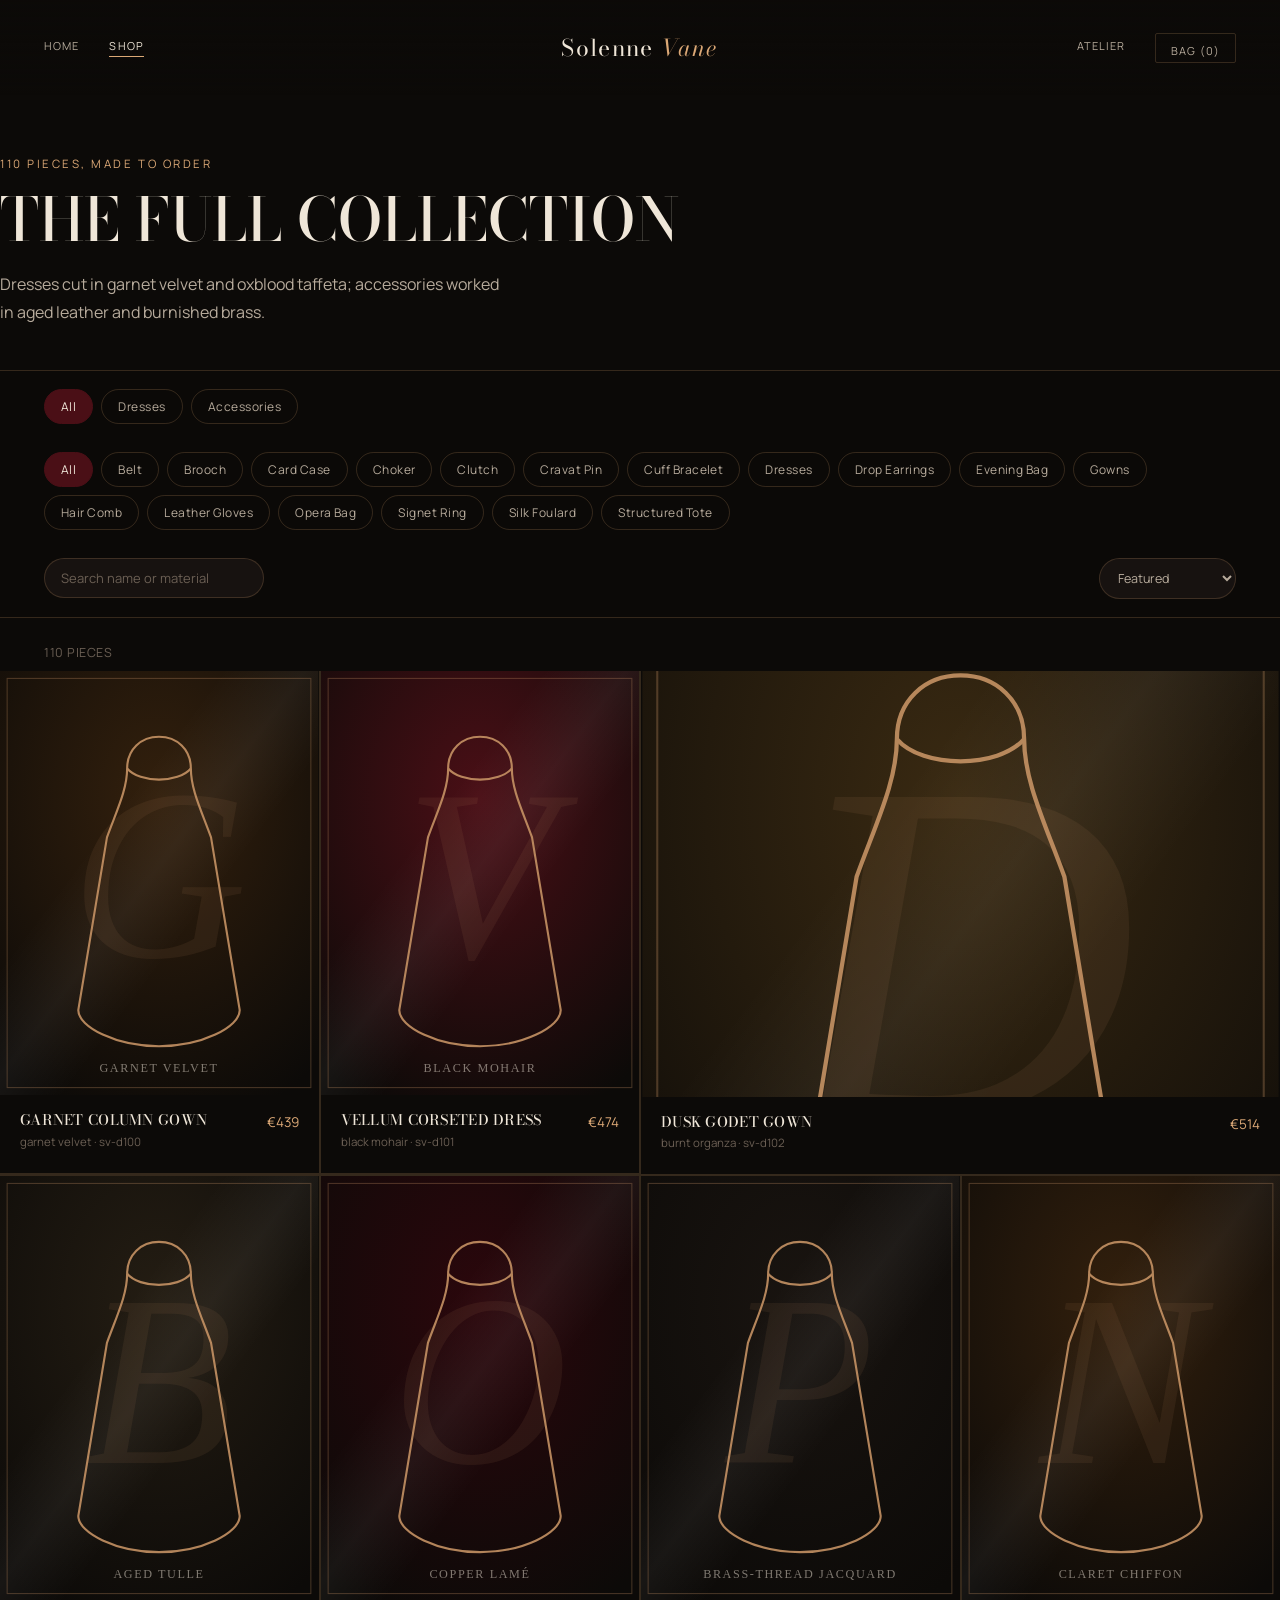
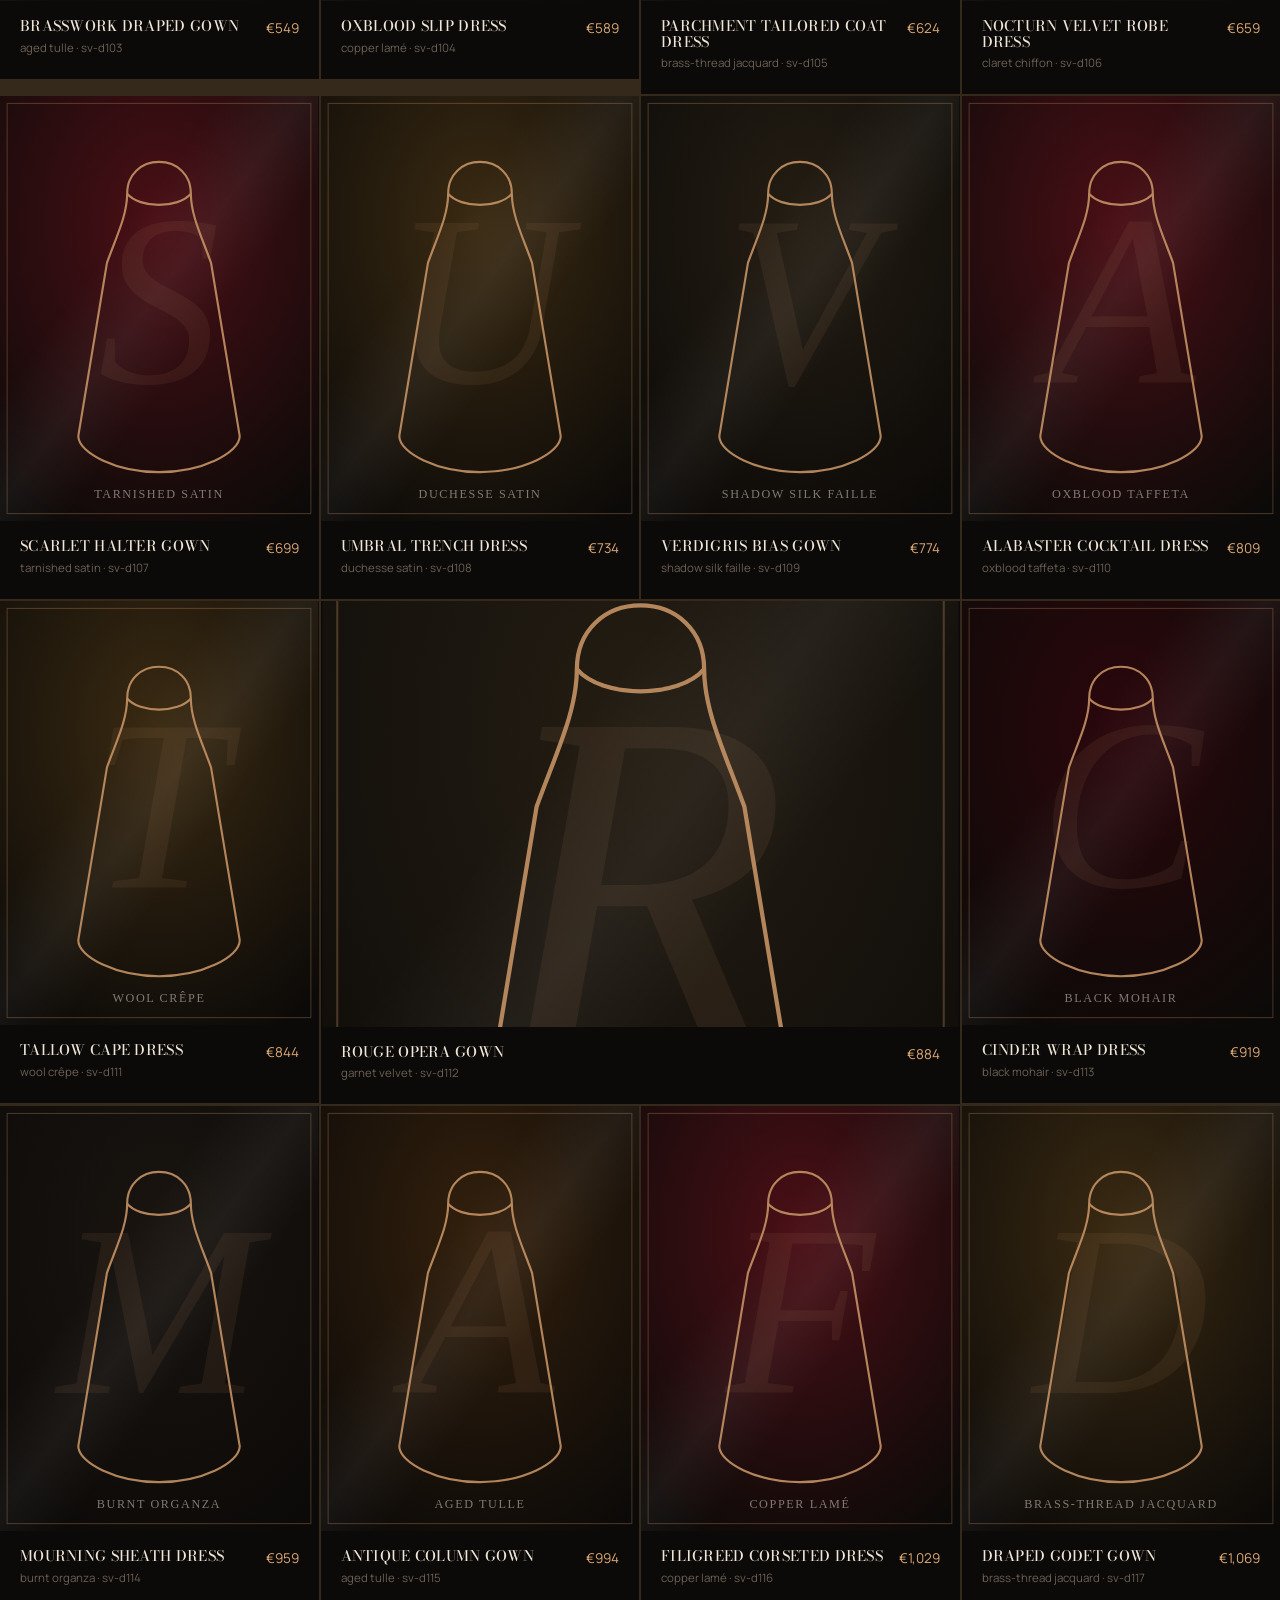
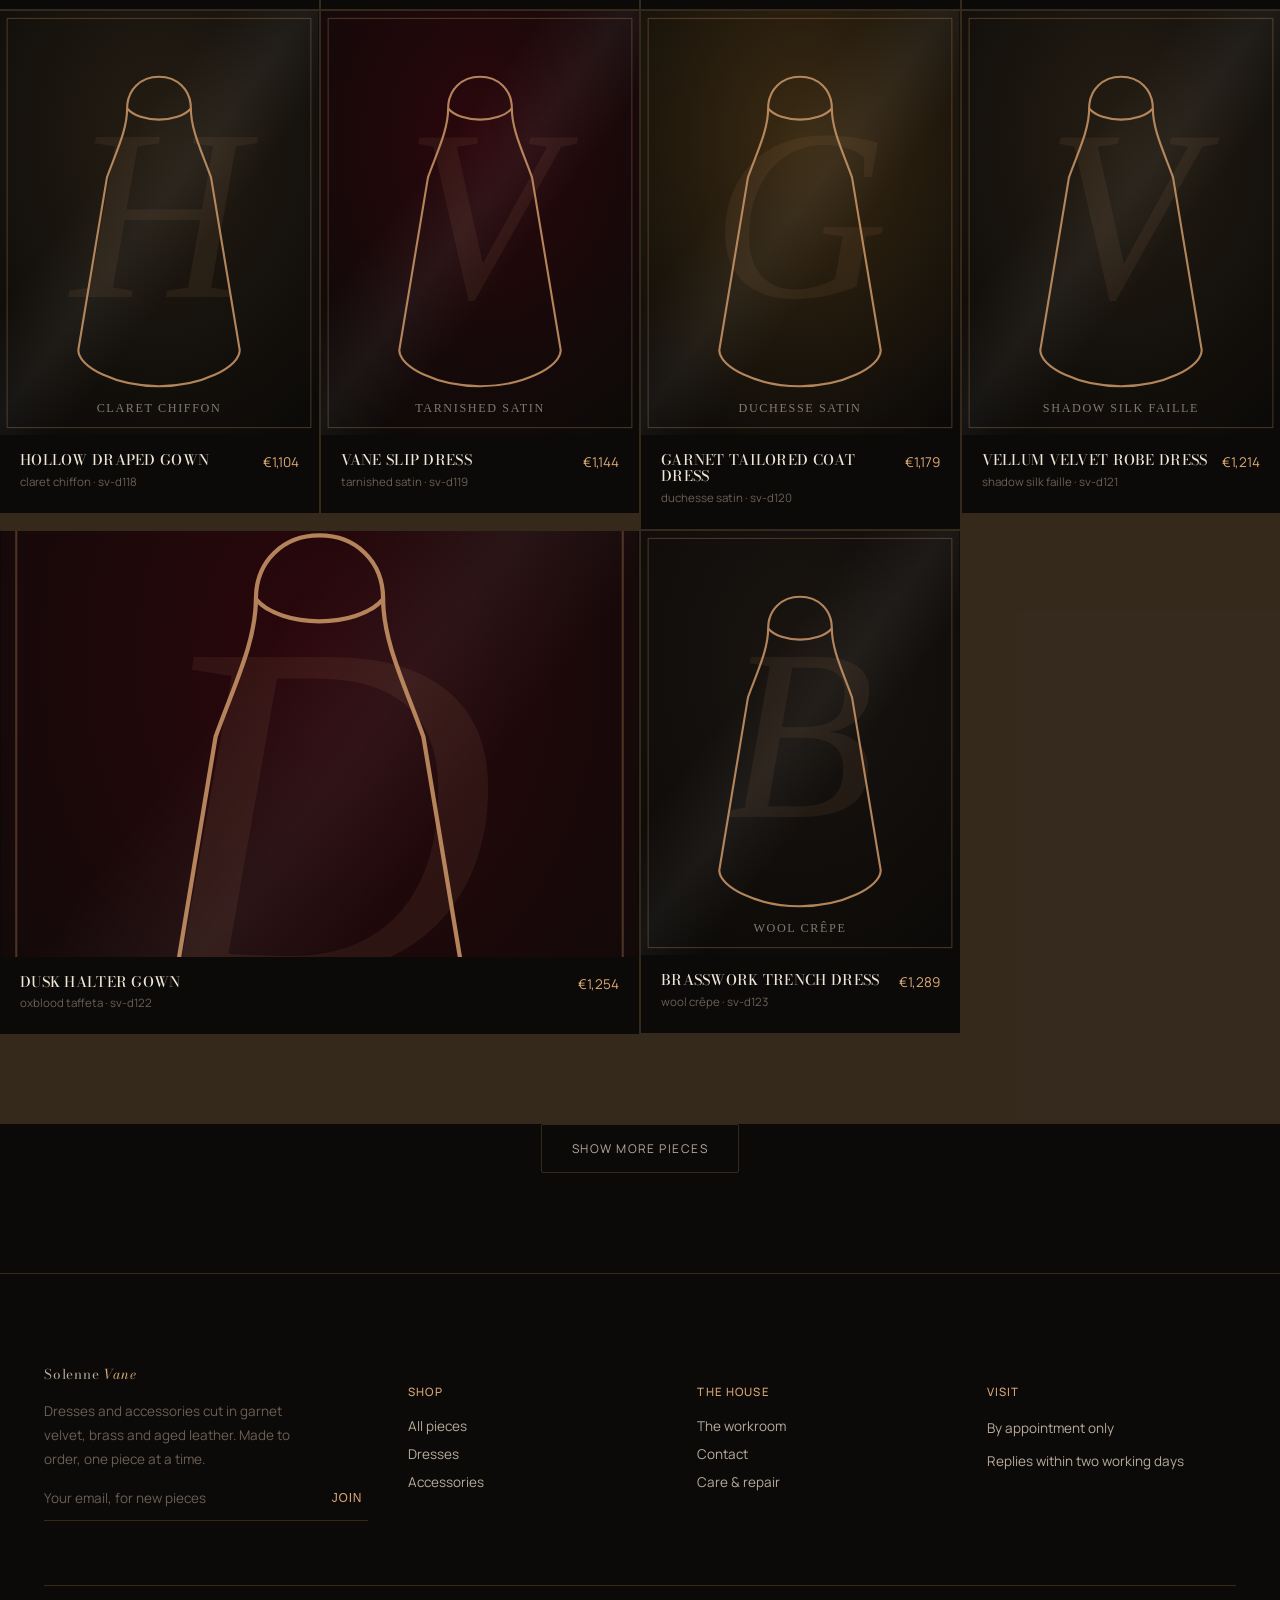
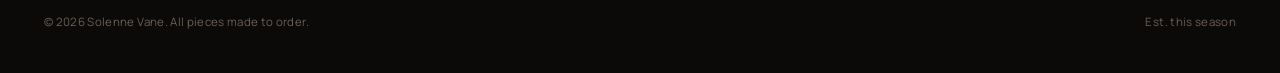
<file: solenne-vane-shop.html>
<!doctype html>
<html lang="en">
<head>
<meta charset="utf-8">
<meta name="viewport" content="width=device-width, initial-scale=1">
<title>Shop — Solenne Vane</title>
<meta name="description" content="The full Solenne Vane collection: 110 dresses and accessories, made to order.">
<link rel="canonical" href="https://asif3761.github.io/SOLENNE-VANE/shop.html">
<meta property="og:type" content="website">
<meta property="og:title" content="Shop — Solenne Vane">
<meta property="og:description" content="The full Solenne Vane collection: 110 dresses and accessories, made to order.">
<meta name="twitter:card" content="summary_large_image">
<link rel="preconnect" href="https://fonts.googleapis.com">
<link rel="preconnect" href="https://fonts.gstatic.com" crossorigin>
<link href="https://fonts.googleapis.com/css2?family=Bodoni+Moda:ital,opsz,wght@0,6..96,400;0,6..96,500;0,6..96,600;1,6..96,500&family=Manrope:wght@400;500;600&display=swap" rel="stylesheet">
<style>
/* ==========================================================================
   Solenne Vane — core stylesheet
   Dark opulent, re-art-directed: garnet + brass, didone display type,
   centered symmetric nav, vertical helix motion instead of a flat orbit ring.
   ========================================================================== */

:root {
  --ink:        #0c0a08;
  --ink-raised: #171210;
  --garnet:     #4a0f16;
  --garnet-deep:#2b070c;
  --brass:      #b8895a;
  --brass-lt:   #dba876;
  --glint:      #c99566;
  --paper:      #efe6d8;
  --paper-dim:  #b7ab9c;
  --ash:        #6b5f54;
  --line:       rgba(201, 149, 102, 0.22);

  --font-display: "Bodoni Moda", "Didot", "Georgia", serif;
  --font-body: "Manrope", "Helvetica Neue", sans-serif;

  --container: 1280px;
  --radius: 2px;
}

* { box-sizing: border-box; }
html { scroll-behavior: smooth; }

body {
  margin: 0;
  background: var(--ink);
  color: var(--paper);
  font-family: var(--font-body);
  font-weight: 400;
  -webkit-font-smoothing: antialiased;
  overflow-x: hidden;
}

img { max-width: 100%; display: block; }
a { color: inherit; text-decoration: none; }

@media (prefers-reduced-motion: reduce) {
  *, *::before, *::after { animation-duration: 0.001ms !important; animation-iteration-count: 1 !important; transition-duration: 0.001ms !important; }
}

::selection { background: var(--garnet); color: var(--paper); }
:focus-visible { outline: 1.5px solid var(--brass-lt); outline-offset: 3px; }

.wrap { max-width: var(--container); margin: 0 auto; padding: 0 44px; }

h1, h2, h3, h4 {
  font-family: var(--font-display);
  font-weight: 500;
  line-height: 1.08;
  margin: 0;
  color: var(--paper);
}
p { line-height: 1.75; color: var(--paper-dim); margin: 0; }

.eyebrow {
  font-family: var(--font-body);
  font-size: 11.5px;
  letter-spacing: 0.22em;
  text-transform: uppercase;
  color: var(--brass-lt);
}

/* ---------- buttons ---------- */
.btn {
  display: inline-flex;
  align-items: center;
  gap: 10px;
  padding: 15px 30px;
  border: 1px solid var(--brass);
  color: var(--paper);
  font-family: var(--font-body);
  font-size: 12px;
  letter-spacing: 0.12em;
  text-transform: uppercase;
  background: transparent;
  cursor: pointer;
  border-radius: var(--radius);
  transition: background 0.4s ease, color 0.4s ease, border-color 0.4s ease;
}
.btn:hover { background: var(--brass); color: var(--ink); }
.btn.solid { background: var(--garnet); border-color: var(--garnet); color: var(--paper); }
.btn.solid:hover { background: var(--brass); border-color: var(--brass); color: var(--ink); }
.btn.ghost { border-color: var(--line); color: var(--paper-dim); }
.btn.ghost:hover { border-color: var(--brass-lt); color: var(--paper); background: transparent; }

/* ---------- nav (centered word-mark, symmetric) ---------- */
.site-nav {
  position: fixed;
  top: 0; left: 0; right: 0;
  z-index: 500;
  display: grid;
  grid-template-columns: 1fr auto 1fr;
  align-items: center;
  padding: 30px 44px;
  background: linear-gradient(to bottom, rgba(12,10,8,0.92), transparent);
  transition: padding 0.4s ease, background 0.4s ease;
}
.site-nav.scrolled {
  padding: 16px 44px;
  background: rgba(12, 10, 8, 0.88);
  backdrop-filter: blur(10px);
  border-bottom: 1px solid var(--line);
}
.brand {
  font-family: var(--font-display);
  font-size: 23px;
  letter-spacing: 0.06em;
  text-align: center;
  grid-column: 2;
}
.brand em { font-style: italic; color: var(--brass-lt); }
.nav-links { display: flex; gap: 30px; align-items: center; justify-content: flex-start; }
.nav-links.right { justify-content: flex-end; }
.nav-links a {
  font-size: 11px;
  letter-spacing: 0.1em;
  text-transform: uppercase;
  color: var(--paper-dim);
  position: relative;
  padding-bottom: 4px;
}
.nav-links a::after {
  content: ""; position: absolute; left: 0; bottom: 0; height: 1px; width: 0;
  background: var(--brass-lt); transition: width 0.35s ease;
}
.nav-links a:hover { color: var(--paper); }
.nav-links a:hover::after, .nav-links a.current::after { width: 100%; }
.nav-links a.current { color: var(--paper); }
.bag-btn {
  font-size: 11px; letter-spacing: 0.08em; text-transform: uppercase;
  color: var(--paper-dim); border: 1px solid var(--line); padding: 9px 15px;
  border-radius: var(--radius); transition: border-color 0.3s ease, color 0.3s ease;
}
.bag-btn:hover { border-color: var(--brass-lt); color: var(--paper); }
.nav-toggle {
  display: none; flex-direction: column; justify-content: center; gap: 5px;
  width: 34px; height: 34px; background: none; border: none; cursor: pointer; padding: 0;
}
.nav-toggle span { display: block; height: 1px; width: 100%; background: var(--paper); transition: transform 0.3s ease, opacity 0.3s ease; }
.nav-toggle.open span:nth-child(1) { transform: translateY(6px) rotate(45deg); }
.nav-toggle.open span:nth-child(2) { opacity: 0; }
.nav-toggle.open span:nth-child(3) { transform: translateY(-6px) rotate(-45deg); }

.mobile-nav {
  position: fixed; inset: 0; z-index: 800;
  background: rgba(12,10,8,0.98);
  display: flex; flex-direction: column; align-items: center; justify-content: center; gap: 32px;
  opacity: 0; pointer-events: none; transition: opacity 0.35s ease;
}
.mobile-nav.open { opacity: 1; pointer-events: auto; }
.mobile-nav a { font-family: var(--font-display); font-size: 27px; color: var(--paper-dim); }
.mobile-nav a:hover, .mobile-nav a.current { color: var(--brass-lt); }

/* ---------- hero: spotlight + vertical helix ---------- */
.hero {
  position: relative;
  min-height: 100vh;
  display: grid;
  grid-template-columns: 1.1fr 0.9fr;
  align-items: center;
  padding: 170px 44px 90px;
  overflow: hidden;
  background: var(--ink);
}
.hero-spotlight {
  position: absolute; inset: 0; pointer-events: none;
  background: radial-gradient(circle 620px at var(--sx, 50%) var(--sy, 40%), rgba(74,15,22,0.38), transparent 60%);
  transition: background 0.15s ease-out;
}
.hero-copy { position: relative; z-index: 2; max-width: 560px; }
.hero-copy .eyebrow { display: block; margin-bottom: 24px; }
.hero-copy h1 {
  font-size: clamp(44px, 6vw, 78px);
  text-transform: uppercase;
  letter-spacing: 0.01em;
}
.hero-copy h1 em { font-style: italic; color: var(--brass-lt); text-transform: none; }
.hero-copy p.lede { margin-top: 28px; font-size: 17px; max-width: 440px; }
.hero-actions { display: flex; gap: 16px; margin-top: 42px; }

.helix-stage { position: relative; height: 640px; perspective: 1600px; z-index: 2; }
.helix-anchor { position: absolute; inset: 0; transform-style: preserve-3d; }
.helix-axis {
  position: absolute; left: 50%; top: 6%; bottom: 6%; width: 1px;
  background: linear-gradient(to bottom, transparent, var(--line) 15%, var(--line) 85%, transparent);
}
.helix-tier-label {
  position: absolute; left: 50%; top: 50%;
  transform: translate(-50%, -50%);
  text-align: center;
}
.helix-tier-label .eyebrow { display: block; margin-bottom: 6px; }
.helix-tier-label .num { font-family: var(--font-display); font-size: 34px; font-style: italic; color: var(--paper); }
.helix-tier {
  position: absolute;
  left: 0; right: 0;
}
.helix-item {
  position: absolute; top: 0; left: 50%; width: 96px; will-change: transform, opacity;
}
.helix-item figure {
  margin: 0; border: 1px solid var(--line); background: var(--ink-raised); padding: 5px; border-radius: var(--radius);
}
.helix-item img { width: 100%; aspect-ratio: 3/4; object-fit: cover; }
.helix-item figcaption {
  margin-top: 7px; font-size: 10px; letter-spacing: 0.04em; color: var(--paper-dim);
  text-align: center; text-transform: uppercase;
}

.scroll-cue {
  position: absolute; left: 44px; bottom: 36px;
  display: flex; align-items: center; gap: 12px; color: var(--ash); font-size: 11px;
  letter-spacing: 0.1em; text-transform: uppercase; z-index: 2;
}
.scroll-cue .line { width: 1px; height: 40px; background: var(--line); position: relative; overflow: hidden; }
.scroll-cue .line::after {
  content: ""; position: absolute; left: 0; top: -100%; width: 100%; height: 100%; background: var(--brass-lt);
  animation: cue 2.6s ease-in-out infinite;
}
@keyframes cue { 50% { top: 100%; } 100% { top: 100%; } }

/* ---------- ticker band ---------- */
.ticker-band {
  background: var(--garnet-deep);
  border-top: 1px solid var(--line); border-bottom: 1px solid var(--line);
  padding: 22px 0; overflow: hidden; white-space: nowrap;
}
.ticker-track { display: inline-flex; gap: 70px; animation: ticker 30s linear infinite; }
.ticker-band span {
  font-family: var(--font-display); font-style: italic; font-size: 20px;
  color: var(--paper-dim); text-transform: uppercase; letter-spacing: 0.04em;
}
.ticker-band span b { color: var(--brass-lt); font-style: normal; margin: 0 6px; }
@keyframes ticker { from { transform: translateX(0); } to { transform: translateX(-50%); } }

/* ---------- section shell ---------- */
.section { padding: 130px 0; }
.section.tight { padding: 96px 0; }

/* ---------- featured: asymmetric editorial spread ---------- */
.featured-head { margin-bottom: 60px; max-width: 640px; }
.featured-head .eyebrow { display: block; margin-bottom: 16px; }
.featured-head h2 { font-size: clamp(32px, 4vw, 50px); text-transform: uppercase; }
.featured-head p { margin-top: 20px; }

.editorial-spread {
  display: grid;
  grid-template-columns: 1.2fr 1fr;
  gap: 2px;
  background: var(--line);
}
.spread-hero {
  background: var(--ink);
  position: relative;
  overflow: hidden;
}
.spread-hero .simg-wrap { overflow: hidden; }
.spread-hero img {
  width: 100%; aspect-ratio: 3/4; object-fit: cover;
  transition: transform 1s cubic-bezier(.2,.8,.2,1);
}
.spread-hero:hover img { transform: scale(1.05); }
.spread-hero .sinfo { padding: 26px 30px; }
.spread-hero h3 { font-size: 26px; text-transform: uppercase; margin-bottom: 8px; }
.spread-hero .sprice { color: var(--brass-lt); font-size: 15px; }

.spread-list { background: var(--ink); display: flex; flex-direction: column; }
.spread-row {
  display: grid; grid-template-columns: 110px 1fr auto;
  gap: 20px; align-items: center;
  padding: 22px 30px;
  border-bottom: 1px solid var(--line);
  transition: background 0.3s ease;
}
.spread-row:last-child { border-bottom: none; }
.spread-row:hover { background: var(--ink-raised); }
.spread-row .rimg { overflow: hidden; border: 1px solid var(--line); }
.spread-row img { aspect-ratio: 3/4; object-fit: cover; width: 100%; }
.spread-row h4 { font-size: 16px; font-weight: 500; text-transform: uppercase; letter-spacing: 0.02em; }
.spread-row .rmeta { font-size: 12px; color: var(--ash); margin-top: 4px; text-transform: lowercase; }
.spread-row .rprice { color: var(--brass-lt); font-size: 14px; white-space: nowrap; }

/* ---------- craft / story split (mirrored vs before: image right) ---------- */
.story {
  display: grid;
  grid-template-columns: 1.1fr 0.9fr;
  gap: 80px;
  align-items: center;
}
.story-copy h2 { font-size: clamp(30px, 3.6vw, 46px); text-transform: uppercase; margin-bottom: 26px; }
.story-copy p { max-width: 480px; margin-bottom: 18px; font-size: 16px; }
.story-stats { display: flex; gap: 46px; margin-top: 40px; }
.story-stats div strong { display: block; font-family: var(--font-display); font-size: 32px; color: var(--paper); font-style: italic; }
.story-stats div span { font-size: 11.5px; color: var(--ash); text-transform: uppercase; letter-spacing: 0.06em; }
.story-media { position: relative; border: 1px solid var(--line); background: var(--garnet-deep); }
.story-media img { width: 100%; aspect-ratio: 4/5; object-fit: cover; }
.story-media .frame-tag {
  position: absolute; right: -1px; bottom: -1px; background: var(--ink); border: 1px solid var(--line);
  padding: 10px 16px; font-size: 11px; letter-spacing: 0.06em; text-transform: uppercase; color: var(--brass-lt);
}

/* ---------- shop header + horizontal filter bar ---------- */
.shop-header { padding: 156px 0 44px; }
.shop-header .eyebrow { display: block; margin-bottom: 16px; }
.shop-header h1 { font-size: clamp(40px, 5.4vw, 60px); text-transform: uppercase; }
.shop-header p { margin-top: 18px; max-width: 500px; }

.filter-bar {
  position: sticky; top: 78px; z-index: 300;
  background: rgba(12,10,8,0.92); backdrop-filter: blur(8px);
  border-top: 1px solid var(--line); border-bottom: 1px solid var(--line);
  padding: 18px 0;
}
.filter-bar-inner { display: flex; align-items: center; gap: 28px; flex-wrap: wrap; }
.chip-row { display: flex; gap: 8px; flex-wrap: wrap; }
.chip {
  background: none; border: 1px solid var(--line); color: var(--paper-dim);
  font-family: var(--font-body); font-size: 12px; letter-spacing: 0.04em;
  cursor: pointer; padding: 8px 16px; border-radius: 999px;
  transition: border-color 0.3s ease, color 0.3s ease, background 0.3s ease;
  white-space: nowrap;
}
.chip:hover { border-color: var(--brass-lt); color: var(--paper); }
.chip.active { background: var(--garnet); border-color: var(--garnet); color: var(--paper); }
.search-field {
  background: var(--ink-raised); border: 1px solid var(--line); color: var(--paper);
  padding: 10px 16px; font-family: var(--font-body); font-size: 13px; border-radius: 999px;
  min-width: 220px;
}
.search-field::placeholder { color: var(--ash); }
.search-field:focus { outline: none; border-color: var(--brass-lt); }
.filter-bar select {
  background: var(--ink-raised); color: var(--paper-dim); border: 1px solid var(--line);
  padding: 10px 14px; font-family: var(--font-body); font-size: 12.5px; border-radius: 999px;
  margin-left: auto;
}

.results-bar { padding: 26px 0 10px; color: var(--ash); font-size: 12.5px; letter-spacing: 0.04em; text-transform: uppercase; }

/* masonry-ish rhythm: every 5th card spans two columns on wide screens */
.product-grid {
  display: grid;
  grid-template-columns: repeat(4, 1fr);
  align-items: start;
  gap: 2px;
  background: var(--line);
  padding-bottom: 90px;
}
.product-card {
  cursor: pointer;
  background: var(--ink);
  position: relative;
}
.product-card:nth-child(10n+3) { grid-column: span 2; }
.product-card:nth-child(10n+3) img { aspect-ratio: 3/2; object-position: center 30%; }
.product-card .pimg-wrap { position: relative; overflow: hidden; }
.product-card img {
  width: 100%; aspect-ratio: 3/4; object-fit: cover;
  transition: transform 0.8s cubic-bezier(.2,.8,.2,1);
}
.product-card:hover img { transform: scale(1.05); }
/* glint sweep: a diagonal light streak on hover, like light catching velvet */
.product-card .pimg-wrap::after {
  content: "";
  position: absolute; inset: 0;
  background: linear-gradient(115deg, transparent 40%, rgba(255,255,255,0.16) 50%, transparent 60%);
  transform: translateX(-120%);
  transition: transform 0.85s ease;
  pointer-events: none;
}
.product-card:hover .pimg-wrap::after { transform: translateX(120%); }
.product-card .quick-add {
  position: absolute; left: 14px; right: 14px; bottom: 14px;
  opacity: 0; transform: translateY(8px);
  transition: opacity 0.3s ease, transform 0.3s ease;
  padding: 11px; text-align: center; font-size: 11.5px; letter-spacing: 0.06em; text-transform: uppercase;
  background: rgba(12,10,8,0.86); border: 1px solid var(--brass-lt); color: var(--paper);
}
.product-card:hover .quick-add, .product-card:active .quick-add { opacity: 1; transform: translateY(0); }
.product-card .pinfo { padding: 18px 20px 24px; display: flex; justify-content: space-between; gap: 10px; }
.product-card h4 { font-size: 14.5px; font-weight: 500; text-transform: uppercase; letter-spacing: 0.02em; }
.product-card .pmeta { font-size: 11.5px; color: var(--ash); margin-top: 5px; text-transform: lowercase; }
.product-card .pprice { color: var(--brass-lt); font-size: 13.5px; white-space: nowrap; }

.load-more { display: flex; justify-content: center; padding-bottom: 100px; }
.empty-state { padding: 60px 0; text-align: center; color: var(--ash); display: none; }
.empty-state.show { display: block; }

/* ---------- quick view modal ---------- */
.modal-backdrop {
  position: fixed; inset: 0; z-index: 900; background: rgba(6,5,4,0.8); backdrop-filter: blur(3px);
  display: flex; align-items: center; justify-content: center; padding: 30px;
  opacity: 0; pointer-events: none; transition: opacity 0.35s ease;
}
.modal-backdrop.open { opacity: 1; pointer-events: auto; }
.modal-panel {
  background: var(--ink-raised); border: 1px solid var(--line); max-width: 880px; width: 100%;
  display: grid; grid-template-columns: 1fr 1fr;
  transform: translateY(16px) scale(0.98); transition: transform 0.35s ease;
  max-height: 86vh; overflow: auto;
}
.modal-backdrop.open .modal-panel { transform: translateY(0) scale(1); }
.modal-media { background: var(--ink); }
.modal-media img { width: 100%; height: 100%; object-fit: cover; aspect-ratio: 3/4; }
.modal-info { padding: 44px 40px; position: relative; }
.modal-close { position: absolute; top: 18px; right: 18px; background: none; border: none; color: var(--ash); font-size: 22px; cursor: pointer; line-height: 1; }
.modal-close:hover { color: var(--paper); }
.modal-info .eyebrow { margin-bottom: 14px; display: block; }
.modal-info h3 { font-size: 26px; text-transform: uppercase; margin-bottom: 12px; }
.modal-info .mprice { color: var(--brass-lt); font-size: 17px; margin-bottom: 22px; display: block; }
.modal-info p { margin-bottom: 26px; }
.modal-info .ref { font-size: 11.5px; color: var(--ash); margin-top: 20px; display: block; letter-spacing: 0.04em; }

/* ---------- footer ---------- */
.site-footer { border-top: 1px solid var(--line); padding: 90px 0 44px; }
.footer-grid { display: grid; grid-template-columns: 1.3fr 1fr 1fr 1fr; gap: 40px; padding-bottom: 64px; }
.footer-grid h5 { font-size: 11.5px; letter-spacing: 0.1em; text-transform: uppercase; color: var(--brass-lt); margin-bottom: 18px; font-weight: 500; font-family: var(--font-body); }
.footer-grid a, .footer-grid p { font-size: 13.5px; color: var(--paper-dim); display: block; margin-bottom: 10px; }
.footer-grid a:hover { color: var(--paper); }
.footer-brand .brand { text-align: left; margin-bottom: 16px; }
.footer-brand p { max-width: 280px; color: var(--ash); }
.footer-form { display: flex; margin-top: 14px; border-bottom: 1px solid var(--line); padding-bottom: 9px; }
.footer-form input { background: none; border: none; color: var(--paper); font-family: var(--font-body); font-size: 13.5px; flex: 1; padding: 4px 0; }
.footer-form input::placeholder { color: var(--ash); }
.footer-form input:focus { outline: none; }
.footer-form button { background: none; border: none; color: var(--brass-lt); cursor: pointer; font-size: 12px; letter-spacing: 0.06em; text-transform: uppercase; }
.footer-bottom { display: flex; justify-content: space-between; align-items: center; border-top: 1px solid var(--line); padding-top: 28px; font-size: 11.5px; letter-spacing: 0.03em; color: var(--ash); }

/* ---------- toast ---------- */
.toast {
  position: fixed; bottom: 26px; left: 50%; transform: translate(-50%, 12px);
  background: var(--ink-raised); border: 1px solid var(--brass-lt); color: var(--paper);
  padding: 14px 22px; font-size: 13px; letter-spacing: 0.02em; border-radius: var(--radius); z-index: 1000;
  opacity: 0; pointer-events: none; transition: opacity 0.3s ease, transform 0.3s ease;
}
.toast.show { opacity: 1; transform: translate(-50%, 0); }

/* ---------- responsive ---------- */
@media (max-width: 980px) {
  .hero { grid-template-columns: 1fr; padding-top: 150px; }
  .helix-stage { height: 460px; margin-top: 40px; }
  .story { grid-template-columns: 1fr; gap: 44px; }
  .story-media { order: -1; }
  .editorial-spread { grid-template-columns: 1fr; }
  .product-grid { grid-template-columns: repeat(2, 1fr); }
  .product-card:nth-child(10n+3) { grid-column: span 1; }
  .footer-grid { grid-template-columns: 1fr 1fr; }
  .filter-bar select { margin-left: 0; }
}
@media (max-width: 640px) {
  .wrap { padding: 0 22px; }
  .site-nav { padding: 20px 22px; grid-template-columns: auto auto; }
  .nav-links { display: none; }
  .brand { grid-column: 1; text-align: left; }
  .nav-toggle { display: flex; }
  .site-nav .nav-links.right { display: none; }
  .modal-panel { grid-template-columns: 1fr; }
  .footer-grid { grid-template-columns: 1fr; }
  .spread-row { grid-template-columns: 70px 1fr; grid-template-areas: "img title" "img price"; }
  .filter-bar-inner { gap: 14px; }
}

</style>
</head>
<body>

<nav class="site-nav scrolled">
  <div class="nav-links">
    <a href="index.html">Home</a>
    <a href="shop.html" class="current">Shop</a>
  </div>
  <a href="index.html" class="brand">Solenne <em>Vane</em></a>
  <div class="nav-links right">
    <a href="index.html#atelier">Atelier</a>
    <a href="shop.html" class="bag-btn">Bag (<span data-bag-count>0</span>)</a>
  </div>
</nav>

<div class="wrap shop-header">
  <span class="eyebrow">110 pieces, made to order</span>
  <h1>The full collection</h1>
  <p>Dresses cut in garnet velvet and oxblood taffeta; accessories worked in aged leather and burnished brass.</p>
</div>

<div class="filter-bar">
  <div class="wrap filter-bar-inner">
    <div class="chip-row" id="category-filters"></div>
    <div class="chip-row" id="subcategory-filters"></div>
    <input type="search" id="search-field" class="search-field" placeholder="Search name or material">
    <select id="sort-select">
      <option value="featured">Featured</option>
      <option value="price-asc">Price, low–high</option>
      <option value="price-desc">Price, high–low</option>
      <option value="name">Name, A–Z</option>
    </select>
  </div>
</div>

<div class="wrap">
  <div class="results-bar" id="results-count">110 pieces</div>
</div>

<div class="product-grid" id="product-grid"></div>
<p class="wrap empty-state" id="empty-state">Nothing matches that search — try a different material or clear the filter.</p>
<div class="load-more"><button class="btn ghost" id="load-more">Show more pieces</button></div>

<footer class="site-footer">
  <div class="wrap">
    <div class="footer-grid">
      <div class="footer-brand">
        <a href="index.html" class="brand">Solenne <em>Vane</em></a>
        <p>Dresses and accessories cut in garnet velvet, brass and aged leather. Made to order, one piece at a time.</p>
        <!-- Pre-launch: point this at a real endpoint (e.g. https://formspree.io) — see README.md -->
        <form class="footer-form" data-newsletter-form>
          <input type="email" placeholder="Your email, for new pieces" required>
          <button type="submit">Join</button>
        </form>
      </div>
      <div>
        <h5>Shop</h5>
        <a href="shop.html">All pieces</a>
        <a href="shop.html">Dresses</a>
        <a href="shop.html">Accessories</a>
      </div>
      <div>
        <h5>The house</h5>
        <a href="index.html#atelier">The workroom</a>
        <a href="index.html#contact">Contact</a>
        <a href="index.html">Care &amp; repair</a>
      </div>
      <div>
        <h5>Visit</h5>
        <p>By appointment only</p>
        <p>Replies within two working days</p>
      </div>
    </div>
    <div class="footer-bottom">
      <span>© 2026 Solenne Vane. All pieces made to order.</span>
      <span>Est. this season</span>
    </div>
  </div>
</footer>

<div class="modal-backdrop" id="modal-backdrop">
  <div class="modal-panel">
    <div class="modal-media" id="modal-media"></div>
    <div class="modal-info" id="modal-info"></div>
  </div>
</div>

<script>
/* Solenne Vane — placeholder plate art (self-contained, no third-party photo host).
   Swap window.SV_plate() call sites for real photography before full launch. */

(function () {
  "use strict";

  const PALETTES = [
    ["#4a0f16", "#0c0a08"], // garnet
    ["#3a2a12", "#0c0a08"], // brass-brown
    ["#241d13", "#0c0a08"], // olive-smoke
    ["#2b070c", "#0c0a08"], // deep oxblood
    ["#191410", "#0c0a08"], // graphite
    ["#33200d", "#0c0a08"], // copper-brown
  ];

  const DRESS_ICON =
    '<path d="M150,68 C133,68 120,80 120,98 C120,118 110,138 101,163 L74,326 C74,342 110,360 150,360 C190,360 226,342 226,326 L199,163 C190,138 180,118 180,98 C180,80 167,68 150,68 Z"/>' +
    '<path d="M120,98 C132,112 168,112 180,98" />';

  const ACCESSORY_ICON =
    '<path d="M100,175 q50,-72 100,0" />' +
    '<rect x="86" y="175" width="128" height="128" rx="14"/>' +
    '<circle cx="150" cy="208" r="5.5" fill="#c99566" stroke="none"/>';

  function hash(str) {
    let h = 0;
    for (let i = 0; i < str.length; i++) h = (h * 31 + str.charCodeAt(i)) >>> 0;
    return h;
  }

  function svgWrap(inner) {
    return "data:image/svg+xml;utf8," + encodeURIComponent(inner);
  }

  function plate(product) {
    const [c1, c2] = PALETTES[hash(product.id) % PALETTES.length];
    const isDress = product.category === "Dresses";
    const icon = isDress ? DRESS_ICON : ACCESSORY_ICON;
    const letter = (product.name.trim()[0] || "S").toUpperCase();
    const svg = `
      <svg xmlns="http://www.w3.org/2000/svg" viewBox="0 0 300 400">
        <defs>
          <radialGradient id="g" cx="50%" cy="30%" r="80%">
            <stop offset="0%" stop-color="${c1}"/>
            <stop offset="100%" stop-color="${c2}"/>
          </radialGradient>
          <linearGradient id="sheen" x1="0%" y1="0%" x2="100%" y2="100%">
            <stop offset="35%" stop-color="#ffffff" stop-opacity="0"/>
            <stop offset="48%" stop-color="#ffffff" stop-opacity="0.05"/>
            <stop offset="60%" stop-color="#ffffff" stop-opacity="0"/>
          </linearGradient>
        </defs>
        <rect width="300" height="400" fill="url(#g)"/>
        <rect width="300" height="400" fill="url(#sheen)"/>
        <rect x="7" y="7" width="286" height="386" fill="none" stroke="rgba(201,149,102,0.3)" stroke-width="1"/>
        <text x="150" y="270" font-family="Georgia, 'Times New Roman', serif" font-style="italic"
              font-size="230" fill="rgba(201,149,102,0.09)" text-anchor="middle">${letter}</text>
        <g fill="none" stroke="#c99566" stroke-width="2" opacity="0.88" transform="translate(0,-6)">${icon}</g>
        <text x="150" y="378" font-family="Georgia, serif" font-size="11.5" letter-spacing="1.5"
              fill="rgba(239,230,216,0.5)" text-anchor="middle">${product.material.toUpperCase()}</text>
      </svg>`;
    return svgWrap(svg);
  }

  function crest(label1, label2) {
    const svg = `
      <svg xmlns="http://www.w3.org/2000/svg" viewBox="0 0 700 860">
        <defs>
          <radialGradient id="cg" cx="50%" cy="36%" r="75%">
            <stop offset="0%" stop-color="#2b1610"/>
            <stop offset="100%" stop-color="#0c0a08"/>
          </radialGradient>
        </defs>
        <rect width="700" height="860" fill="url(#cg)"/>
        <circle cx="350" cy="400" r="150" fill="none" stroke="rgba(201,149,102,0.5)" stroke-width="1.5"/>
        <circle cx="350" cy="400" r="128" fill="none" stroke="rgba(201,149,102,0.28)" stroke-width="1"/>
        <text x="350" y="418" font-family="Georgia, serif" font-style="italic" font-size="60"
              fill="#c99566" text-anchor="middle">SV</text>
        <text x="350" y="600" font-family="Georgia, serif" font-size="16" letter-spacing="3"
              fill="rgba(239,230,216,0.55)" text-anchor="middle">${label1 || ""}</text>
        <text x="350" y="628" font-family="Georgia, serif" font-size="13" letter-spacing="2"
              fill="rgba(239,230,216,0.35)" text-anchor="middle">${label2 || ""}</text>
      </svg>`;
    return svgWrap(svg);
  }

  function favicon() {
    const svg = `
      <svg xmlns="http://www.w3.org/2000/svg" viewBox="0 0 64 64">
        <rect width="64" height="64" fill="#0c0a08"/>
        <circle cx="32" cy="32" r="26" fill="none" stroke="#c99566" stroke-width="2"/>
        <text x="32" y="41" font-family="Georgia, serif" font-style="italic" font-size="24"
              fill="#c99566" text-anchor="middle">SV</text>
      </svg>`;
    return svgWrap(svg);
  }

  window.SV_plate = plate;
  window.SV_crest = crest;
  window.SV_favicon = favicon;
})();

</script>
<script>
/* Solenne Vane — catalog data (110 pieces, deterministically generated) */

(function () {
  const DRESS_ADJ = [
    "Garnet", "Vellum", "Dusk", "Brasswork", "Oxblood", "Parchment",
    "Nocturn", "Scarlet", "Umbral", "Verdigris", "Alabaster", "Tallow",
    "Rouge", "Cinder", "Mourning", "Antique", "Filigreed", "Draped",
    "Hollow", "Vane",
  ];
  const DRESS_NOUN = [
    "Column Gown", "Wrap Dress", "Cape Dress", "Bias Gown", "Halter Gown",
    "Tailored Coat Dress", "Draped Gown", "Corseted Dress", "Sheath Dress",
    "Opera Gown", "Cocktail Dress", "Trench Dress", "Velvet Robe Dress",
    "Slip Dress", "Godet Gown",
  ];
  const DRESS_MATERIAL = [
    "garnet velvet", "brass-thread jacquard", "oxblood taffeta",
    "aged tulle", "duchesse satin", "black mohair", "claret chiffon",
    "wool crêpe", "copper lamé", "shadow silk faille", "burnt organza",
    "tarnished satin",
  ];

  const ACC_ADJ = [
    "Vane", "Solenne", "Rivoux", "Ashgrove", "Marchant", "Delvane",
    "Corbeau", "Ferro", "Aubrienne", "Castellane", "Thorn", "Wrenlow",
    "Duvane", "Ilette", "Marrow",
  ];
  const ACC_NOUN = [
    "Clutch", "Structured Tote", "Leather Gloves", "Silk Foulard", "Belt",
    "Brooch", "Cuff Bracelet", "Drop Earrings", "Evening Bag", "Card Case",
    "Choker", "Hair Comb", "Opera Bag", "Signet Ring", "Cravat Pin",
  ];
  const ACC_MATERIAL = [
    "brushed brass", "aged garnet leather", "oxidized copper",
    "smoked pewter", "waxed hide", "antique brass", "black enamel",
    "burnished bronze", "hand-tooled leather", "dark vermeil",
    "patinated steel",
  ];

  function money(base, step) {
    return Math.round((base + step) / 5) * 5 - 1;
  }

  function buildDresses(count) {
    const items = [];
    for (let i = 0; i < count; i++) {
      const adj = DRESS_ADJ[i % DRESS_ADJ.length];
      const noun = DRESS_NOUN[(i * 7) % DRESS_NOUN.length];
      const material = DRESS_MATERIAL[(i * 5) % DRESS_MATERIAL.length];
      items.push({
        id: "SV-D" + String(100 + i),
        name: `${adj} ${noun}`,
        category: "Dresses",
        subcategory: noun.includes("Gown") ? "Gowns" : "Dresses",
        material: material,
        price: money(440, (i * 37) % 900),
        blurb: `Cut in ${material}, finished by hand with a brass-thread hem.`,
      });
    }
    return items;
  }

  function buildAccessories(count) {
    const items = [];
    for (let i = 0; i < count; i++) {
      const adj = ACC_ADJ[i % ACC_ADJ.length];
      const noun = ACC_NOUN[(i * 4) % ACC_NOUN.length];
      const material = ACC_MATERIAL[(i * 3) % ACC_MATERIAL.length];
      items.push({
        id: "SV-A" + String(200 + i),
        name: `${adj} ${noun}`,
        category: "Accessories",
        subcategory: noun,
        material: material,
        price: money(170, (i * 29) % 620),
        blurb: `Worked in ${material}, aged by hand for a lived-in shine.`,
      });
    }
    return items;
  }

  window.SV_PRODUCTS = [...buildDresses(60), ...buildAccessories(50)];
})();

</script>
<script>
/* Solenne Vane — shared site behaviour */

(function () {
  "use strict";

  /* ---------- cart (persisted, visual only) ---------- */
  const Cart = {
    key: "sv_bag",
    read() {
      try { return JSON.parse(localStorage.getItem(this.key)) || []; }
      catch (e) { return []; }
    },
    write(items) {
      localStorage.setItem(this.key, JSON.stringify(items));
      this.renderCount();
    },
    add(id) {
      const items = this.read();
      items.push(id);
      this.write(items);
    },
    renderCount() {
      const n = this.read().length;
      document.querySelectorAll("[data-bag-count]").forEach((el) => { el.textContent = n; });
    },
  };
  window.SV_Cart = Cart;

  document.addEventListener("DOMContentLoaded", () => {
    Cart.renderCount();
    initFavicon();
    initNav();
    initMobileNav();
    initToast();
    initSpotlight();
    initHelix();
    initFooterForm();
  });

  /* ---------- favicon ---------- */
  function initFavicon() {
    if (!window.SV_favicon || document.querySelector('link[rel="icon"]')) return;
    const link = document.createElement("link");
    link.rel = "icon";
    link.type = "image/svg+xml";
    link.href = window.SV_favicon();
    document.head.appendChild(link);
  }

  /* ---------- nav ---------- */
  function initNav() {
    const nav = document.querySelector(".site-nav");
    if (!nav) return;
    const onScroll = () => nav.classList.toggle("scrolled", window.scrollY > 40);
    onScroll();
    window.addEventListener("scroll", onScroll, { passive: true });
  }

  /* ---------- mobile nav ---------- */
  function initMobileNav() {
    const nav = document.querySelector(".site-nav");
    const linkGroups = document.querySelectorAll(".nav-links");
    if (!nav || !linkGroups.length) return;

    const toggle = document.createElement("button");
    toggle.className = "nav-toggle";
    toggle.setAttribute("aria-label", "Open menu");
    toggle.setAttribute("aria-expanded", "false");
    toggle.innerHTML = "<span></span><span></span><span></span>";
    nav.appendChild(toggle);

    const allLinks = [];
    linkGroups.forEach((g) => allLinks.push(g.innerHTML));
    const panel = document.createElement("div");
    panel.className = "mobile-nav";
    panel.innerHTML = allLinks.join("");
    document.body.appendChild(panel);

    function setOpen(open) {
      panel.classList.toggle("open", open);
      toggle.classList.toggle("open", open);
      toggle.setAttribute("aria-expanded", String(open));
      document.body.style.overflow = open ? "hidden" : "";
    }
    toggle.addEventListener("click", () => setOpen(!panel.classList.contains("open")));
    panel.addEventListener("click", (e) => { if (e.target.tagName === "A") setOpen(false); });
    window.addEventListener("resize", () => { if (window.innerWidth > 640) setOpen(false); });
  }

  /* ---------- toast ---------- */
  function initToast() {
    const toast = document.createElement("div");
    toast.className = "toast";
    toast.setAttribute("role", "status");
    document.body.appendChild(toast);
    window.SV_toast = (msg) => {
      toast.textContent = msg;
      toast.classList.add("show");
      clearTimeout(window.__sv_toast_t);
      window.__sv_toast_t = setTimeout(() => toast.classList.remove("show"), 2200);
    };
  }

  /* ---------- cursor spotlight (the hero "touch" effect) ---------- */
  function initSpotlight() {
    const hero = document.querySelector(".hero");
    const glow = document.querySelector(".hero-spotlight");
    if (!hero || !glow) return;
    hero.addEventListener("pointermove", (e) => {
      const r = hero.getBoundingClientRect();
      const x = ((e.clientX - r.left) / r.width) * 100;
      const y = ((e.clientY - r.top) / r.height) * 100;
      glow.style.setProperty("--sx", x + "%");
      glow.style.setProperty("--sy", y + "%");
    });
  }

  /* ---------- vertical helix ----------
     Three tiers of items spiral around a vertical axis, each tier turning
     at a slightly different speed and bobbing gently on its own sine wave —
     a chandelier of garments rather than a flat orbit ring. */
  function initHelix() {
    const stage = document.querySelector(".helix-stage");
    const anchor = document.querySelector(".helix-anchor");
    if (!stage || !anchor) return;

    const tiers = Array.from(anchor.querySelectorAll(".helix-tier"));
    if (!tiers.length) return;

    if (window.SV_PRODUCTS && window.SV_plate) {
      const picks = [3, 55, 21, 88, 40, 100, 12, 65, 30];
      let idx = 0;
      tiers.forEach((tier) => {
        tier.querySelectorAll(".helix-item").forEach((item) => {
          const p = window.SV_PRODUCTS[picks[idx % picks.length]];
          idx++;
          if (!p) return;
          const img = item.querySelector("img");
          const cap = item.querySelector("figcaption");
          if (img) { img.src = window.SV_plate(p); img.alt = p.name; }
          if (cap) cap.textContent = p.name;
        });
      });
    }

    const radius = Math.min(stage.clientWidth, 340) * 0.42;
    let t = 0;
    let speed = 0.0028;
    let targetSpeed = speed;

    stage.addEventListener("pointerenter", () => { targetSpeed = 0.001; });
    stage.addEventListener("pointerleave", () => { targetSpeed = 0.0028; });

    function frame() {
      t += 1;
      speed += (targetSpeed - speed) * 0.03;

      tiers.forEach((tier, ti) => {
        const dir = ti % 2 === 0 ? 1 : -1;
        const tierSpeed = speed * (1 + ti * 0.18) * dir;
        const angleBase = t * tierSpeed;
        const bob = Math.sin(t * 0.01 + ti) * 6;
        const items = tier.querySelectorAll(".helix-item");
        const n = items.length;
        items.forEach((item, i) => {
          const a = angleBase + (i / n) * Math.PI * 2;
          const x = Math.cos(a) * radius;
          const depth = Math.sin(a);
          const scale = 0.68 + (depth + 1) / 2 * 0.42;
          const opacity = 0.4 + (depth + 1) / 2 * 0.6;
          const z = Math.round(depth * 100);
          item.style.transform = `translate(-50%, 0) translate(${x}px, ${bob}px) scale(${scale})`;
          item.style.opacity = opacity.toFixed(2);
          item.style.zIndex = 100 + z;
        });
      });

      requestAnimationFrame(frame);
    }
    requestAnimationFrame(frame);
  }

  /* ---------- footer newsletter ---------- */
  function initFooterForm() {
    const form = document.querySelector(".footer-form");
    if (!form) return;
    form.addEventListener("submit", (e) => {
      e.preventDefault();
      const input = form.querySelector("input");
      if (input && input.value.trim()) {
        window.SV_toast && window.SV_toast("You're on the list.");
        input.value = "";
      }
    });
  }
})();

</script>
<script>
/* Solenne Vane — shop catalogue behaviour */

(function () {
  "use strict";

  const PRODUCTS = window.SV_PRODUCTS || [];
  const PAGE_SIZE = 24;

  const state = { category: "All", subcategory: "All", query: "", sort: "featured", shown: PAGE_SIZE };

  const grid = document.getElementById("product-grid");
  const resultsCount = document.getElementById("results-count");
  const emptyState = document.getElementById("empty-state");
  const loadMoreBtn = document.getElementById("load-more");
  const searchField = document.getElementById("search-field");
  const sortSelect = document.getElementById("sort-select");
  const catRow = document.getElementById("category-filters");
  const subRow = document.getElementById("subcategory-filters");

  function money(n) { return "€" + n.toLocaleString("en-IE"); }

  function subcategoriesFor(category) {
    const set = new Set();
    PRODUCTS.forEach((p) => { if (category === "All" || p.category === category) set.add(p.subcategory); });
    return Array.from(set).sort();
  }

  function buildCategoryChips() {
    const cats = ["All", ...new Set(PRODUCTS.map((p) => p.category))];
    catRow.innerHTML = cats.map((c) =>
      `<button class="chip ${c === state.category ? "active" : ""}" data-cat="${c}">${c}</button>`
    ).join("");
  }

  function buildSubChips() {
    const subs = ["All", ...subcategoriesFor(state.category)];
    subRow.innerHTML = subs.map((s) =>
      `<button class="chip ${s === state.subcategory ? "active" : ""}" data-sub="${s}">${s}</button>`
    ).join("");
  }

  function filtered() {
    let list = PRODUCTS.filter((p) => {
      if (state.category !== "All" && p.category !== state.category) return false;
      if (state.subcategory !== "All" && p.subcategory !== state.subcategory) return false;
      if (state.query) {
        const q = state.query.toLowerCase();
        if (!p.name.toLowerCase().includes(q) && !p.material.toLowerCase().includes(q)) return false;
      }
      return true;
    });
    if (state.sort === "price-asc") list = list.slice().sort((a, b) => a.price - b.price);
    if (state.sort === "price-desc") list = list.slice().sort((a, b) => b.price - a.price);
    if (state.sort === "name") list = list.slice().sort((a, b) => a.name.localeCompare(b.name));
    return list;
  }

  function cardHTML(p) {
    return `
      <article class="product-card" data-id="${p.id}" tabindex="0">
        <div class="pimg-wrap">
          <img loading="lazy" src="${window.SV_plate(p)}" alt="${p.name}">
          <div class="quick-add" data-add="${p.id}">Add to bag — ${money(p.price)}</div>
        </div>
        <div class="pinfo">
          <div>
            <h4>${p.name}</h4>
            <div class="pmeta">${p.material} · ${p.id}</div>
          </div>
          <div class="pprice">${money(p.price)}</div>
        </div>
      </article>`;
  }

  function render() {
    const list = filtered();
    const toShow = list.slice(0, state.shown);
    grid.innerHTML = toShow.map(cardHTML).join("");
    resultsCount.textContent = `${list.length} piece${list.length === 1 ? "" : "s"}`;
    emptyState.classList.toggle("show", list.length === 0);
    loadMoreBtn.style.display = list.length > state.shown ? "inline-flex" : "none";
    attachCardHandlers();
  }

  function attachCardHandlers() {
    grid.querySelectorAll(".product-card").forEach((card) => {
      card.addEventListener("click", (e) => {
        if (e.target.closest("[data-add]")) {
          e.stopPropagation();
          addToBag(e.target.closest("[data-add]").dataset.add);
          return;
        }
        openModal(card.dataset.id);
      });
      card.addEventListener("keypress", (e) => { if (e.key === "Enter") openModal(card.dataset.id); });
    });
  }

  function addToBag(id) {
    const p = PRODUCTS.find((x) => x.id === id);
    if (!p) return;
    window.SV_Cart.add(id);
    window.SV_toast(`${p.name} added to your bag.`);
  }

  const backdrop = document.getElementById("modal-backdrop");
  const modalMedia = document.getElementById("modal-media");
  const modalInfo = document.getElementById("modal-info");

  function openModal(id) {
    const p = PRODUCTS.find((x) => x.id === id);
    if (!p) return;
    modalMedia.innerHTML = `<img src="${window.SV_plate(p)}" alt="${p.name}">`;
    modalInfo.innerHTML = `
      <button class="modal-close" aria-label="Close">&times;</button>
      <span class="eyebrow">${p.category} — ${p.subcategory}</span>
      <h3>${p.name}</h3>
      <span class="mprice">${money(p.price)}</span>
      <p>${p.blurb} Made to order in the house's workroom; allow three weeks for delivery.</p>
      <button class="btn solid" data-add="${p.id}">Add to bag</button>
      <span class="ref">Reference ${p.id}</span>
    `;
    backdrop.classList.add("open");
    document.body.style.overflow = "hidden";
    modalInfo.querySelector(".modal-close").addEventListener("click", closeModal);
    modalInfo.querySelector("[data-add]").addEventListener("click", () => addToBag(p.id));
  }
  function closeModal() {
    backdrop.classList.remove("open");
    document.body.style.overflow = "";
  }
  backdrop.addEventListener("click", (e) => { if (e.target === backdrop) closeModal(); });
  document.addEventListener("keydown", (e) => { if (e.key === "Escape") closeModal(); });

  catRow.addEventListener("click", (e) => {
    const btn = e.target.closest("[data-cat]");
    if (!btn) return;
    state.category = btn.dataset.cat;
    state.subcategory = "All";
    state.shown = PAGE_SIZE;
    buildCategoryChips();
    buildSubChips();
    render();
  });
  subRow.addEventListener("click", (e) => {
    const btn = e.target.closest("[data-sub]");
    if (!btn) return;
    state.subcategory = btn.dataset.sub;
    state.shown = PAGE_SIZE;
    buildSubChips();
    render();
  });
  let searchDebounce;
  searchField.addEventListener("input", (e) => {
    clearTimeout(searchDebounce);
    searchDebounce = setTimeout(() => {
      state.query = e.target.value.trim();
      state.shown = PAGE_SIZE;
      render();
    }, 180);
  });
  sortSelect.addEventListener("change", (e) => { state.sort = e.target.value; render(); });
  loadMoreBtn.addEventListener("click", () => { state.shown += PAGE_SIZE; render(); });

  buildCategoryChips();
  buildSubChips();
  render();
})();

</script>
</body>
</html>
</file>
<file: css/style.css>
/* ==========================================================================
   Solenne Vane — editorial motion system
   2D, scroll-driven, magazine-style: kinetic type, sticky lookbook scroll,
   custom cursor, soft page transitions. Same garnet/brass palette as before.
   ========================================================================== */

:root {
  --ink:        #0c0a08;
  --ink-raised: #171210;
  --garnet:     #4a0f16;
  --garnet-deep:#2b070c;
  --brass:      #b8895a;
  --brass-lt:   #dba876;
  --glint:      #c99566;
  --paper:      #efe6d8;
  --paper-dim:  #b7ab9c;
  --ash:        #6b5f54;
  --line:       rgba(201, 149, 102, 0.22);

  --font-display: "Bodoni Moda", "Didot", "Georgia", serif;
  --font-body: "Manrope", "Helvetica Neue", sans-serif;

  --container: 1320px;
  --ease: cubic-bezier(.16,.84,.32,1);
}

* { box-sizing: border-box; }
html { scroll-behavior: smooth; }

body {
  margin: 0;
  background: var(--ink);
  color: var(--paper);
  font-family: var(--font-body);
  -webkit-font-smoothing: antialiased;
  overflow-x: hidden;
}
img { max-width: 100%; display: block; }
a { color: inherit; text-decoration: none; }

@media (hover: hover) and (pointer: fine) {
  a, button, .product-card, .chip { cursor: none; }
}

::selection { background: var(--garnet); color: var(--paper); }
:focus-visible { outline: 1.5px solid var(--brass-lt); outline-offset: 3px; }

.wrap { max-width: var(--container); margin: 0 auto; padding: 0 48px; }

h1, h2, h3, h4 { font-family: var(--font-display); font-weight: 500; line-height: 1.04; margin: 0; color: var(--paper); }
p { line-height: 1.75; color: var(--paper-dim); margin: 0; }

.eyebrow { font-family: var(--font-body); font-size: 11px; letter-spacing: 0.24em; text-transform: uppercase; color: var(--brass-lt); }

@media (prefers-reduced-motion: reduce) {
  *, *::before, *::after { animation-duration: 0.001ms !important; animation-iteration-count: 1 !important; transition-duration: 0.001ms !important; }
  .reveal { opacity: 1 !important; transform: none !important; }
}

/* ---------- custom cursor (desktop pointer only) ---------- */
.cursor-dot, .cursor-ring {
  position: fixed; top: 0; left: 0; z-index: 2000;
  pointer-events: none; border-radius: 50%;
  transform: translate(-50%, -50%);
  will-change: transform;
}
.cursor-dot { width: 6px; height: 6px; background: var(--brass-lt); opacity: 0; transition: opacity 0.2s ease; }
.cursor-ring {
  width: 40px; height: 40px; border: 1px solid var(--brass-lt);
  opacity: 0; transition: opacity 0.25s ease, width 0.3s var(--ease), height 0.3s var(--ease), background 0.3s ease;
  display: flex; align-items: center; justify-content: center;
  font-family: var(--font-body); font-size: 10.5px; letter-spacing: 0.1em; text-transform: uppercase; color: var(--paper);
}
.cursor-ready .cursor-dot, .cursor-ready .cursor-ring { opacity: 1; }
.cursor-ring.view { width: 84px; height: 84px; background: rgba(74,15,22,0.55); border-color: transparent; }
.cursor-ring.view::after { content: "View"; }
.cursor-ring.grow { width: 60px; height: 60px; background: rgba(219,168,118,0.14); }

/* ---------- page transition overlay ---------- */
.page-transition {
  position: fixed; inset: 0; z-index: 3000;
  background: var(--ink);
  transform: translateY(-100%);
  transition: transform 0.6s var(--ease);
  pointer-events: none;
}
.page-transition.leave { transform: translateY(0); pointer-events: auto; }

/* ---------- scroll reveal ---------- */
.reveal { opacity: 0; transform: translateY(28px); transition: opacity 0.9s var(--ease), transform 0.9s var(--ease); }
.reveal.visible { opacity: 1; transform: translateY(0); }
.reveal-stagger.visible .rs-item { opacity: 1; transform: translateY(0); }
.rs-item { opacity: 0; transform: translateY(24px); transition: opacity 0.7s var(--ease), transform 0.7s var(--ease); }

/* ---------- buttons ---------- */
.btn {
  display: inline-flex; align-items: center; gap: 10px;
  padding: 16px 32px; border: 1px solid var(--brass); color: var(--paper);
  font-family: var(--font-body); font-size: 11.5px; letter-spacing: 0.14em; text-transform: uppercase;
  background: transparent; cursor: none; transition: background 0.4s ease, color 0.4s ease, border-color 0.4s ease;
}
.btn:hover { background: var(--brass); color: var(--ink); }
.btn.solid { background: var(--garnet); border-color: var(--garnet); }
.btn.solid:hover { background: var(--brass); border-color: var(--brass); color: var(--ink); }
.btn.ghost { border-color: var(--line); color: var(--paper-dim); }
.btn.ghost:hover { border-color: var(--brass-lt); color: var(--paper); background: transparent; }

/* ---------- nav ---------- */
.site-nav {
  position: fixed; top: 0; left: 0; right: 0; z-index: 500;
  display: grid; grid-template-columns: 1fr auto 1fr; align-items: center;
  padding: 32px 48px;
  background: linear-gradient(to bottom, rgba(12,10,8,0.9), transparent);
  transition: padding 0.4s ease, background 0.4s ease;
}
.site-nav.scrolled { padding: 16px 48px; background: rgba(12,10,8,0.9); backdrop-filter: blur(10px); border-bottom: 1px solid var(--line); }
.brand { font-family: var(--font-display); font-size: 22px; letter-spacing: 0.06em; text-align: center; grid-column: 2; }
.brand em { font-style: italic; color: var(--brass-lt); }
.nav-links { display: flex; gap: 32px; align-items: center; }
.nav-links.right { justify-content: flex-end; }
.nav-links a { font-size: 10.5px; letter-spacing: 0.12em; text-transform: uppercase; color: var(--paper-dim); position: relative; padding-bottom: 4px; }
.nav-links a::after { content: ""; position: absolute; left: 0; bottom: 0; height: 1px; width: 0; background: var(--brass-lt); transition: width 0.35s ease; }
.nav-links a:hover { color: var(--paper); }
.nav-links a:hover::after, .nav-links a.current::after { width: 100%; }
.nav-links a.current { color: var(--paper); }
.bag-btn { font-size: 10.5px; letter-spacing: 0.08em; text-transform: uppercase; color: var(--paper-dim); border: 1px solid var(--line); padding: 9px 15px; transition: border-color 0.3s ease, color 0.3s ease; }
.bag-btn:hover { border-color: var(--brass-lt); color: var(--paper); }
.nav-toggle { display: none; flex-direction: column; justify-content: center; gap: 5px; width: 34px; height: 34px; background: none; border: none; cursor: pointer; padding: 0; }
.nav-toggle span { display: block; height: 1px; width: 100%; background: var(--paper); transition: transform 0.3s ease, opacity 0.3s ease; }
.nav-toggle.open span:nth-child(1) { transform: translateY(6px) rotate(45deg); }
.nav-toggle.open span:nth-child(2) { opacity: 0; }
.nav-toggle.open span:nth-child(3) { transform: translateY(-6px) rotate(-45deg); }

.mobile-nav { position: fixed; inset: 0; z-index: 800; background: rgba(12,10,8,0.98); display: flex; flex-direction: column; align-items: center; justify-content: center; gap: 32px; opacity: 0; pointer-events: none; transition: opacity 0.35s ease; }
.mobile-nav.open { opacity: 1; pointer-events: auto; }
.mobile-nav a { font-family: var(--font-display); font-size: 27px; color: var(--paper-dim); }
.mobile-nav a:hover, .mobile-nav a.current { color: var(--brass-lt); }

/* ---------- hero: kinetic type + editorial image collage ---------- */
.hero {
  position: relative; min-height: 100vh; display: grid;
  grid-template-columns: 1.05fr 0.95fr; align-items: center;
  padding: 180px 48px 90px; gap: 40px;
}
.hero-copy { max-width: 600px; }
.hero-copy .eyebrow { display: block; margin-bottom: 26px; opacity: 0; transform: translateY(12px); animation: fadeUp 0.8s var(--ease) 0.15s forwards; }
.hero-copy h1 { font-size: clamp(46px, 5.8vw, 84px); text-transform: uppercase; letter-spacing: 0.005em; overflow: hidden; }
.hero-copy h1 .word { display: inline-block; opacity: 0; transform: translateY(100%); animation: wordUp 0.9s var(--ease) forwards; }
.hero-copy h1 em { font-style: italic; color: var(--brass-lt); text-transform: none; }
.hero-copy p.lede { margin-top: 30px; max-width: 440px; font-size: 17px; opacity: 0; transform: translateY(12px); animation: fadeUp 0.8s var(--ease) 0.9s forwards; }
.hero-actions { display: flex; gap: 16px; margin-top: 44px; opacity: 0; transform: translateY(12px); animation: fadeUp 0.8s var(--ease) 1.05s forwards; }

@keyframes fadeUp { to { opacity: 1; transform: translateY(0); } }
@keyframes wordUp { to { opacity: 1; transform: translateY(0); } }

.hero-collage { position: relative; height: 620px; }
.collage-item {
  position: absolute; overflow: hidden; border: 1px solid var(--line); background: var(--ink-raised);
  clip-path: inset(100% 0 0 0);
  animation: wipeIn 1.1s var(--ease) forwards;
}
.collage-item img { width: 100%; height: 100%; object-fit: cover; display: block; }
@keyframes wipeIn { to { clip-path: inset(0 0 0 0); } }
.collage-a { top: 0; right: 6%; width: 56%; aspect-ratio: 3/4; animation-delay: 0.3s; z-index: 2; }
.collage-b { bottom: 0; left: 0; width: 44%; aspect-ratio: 3/4; animation-delay: 0.55s; z-index: 1; }
.collage-tag {
  position: absolute; left: 0; bottom: -1px; transform: translateY(100%);
  background: var(--ink); border: 1px solid var(--line); border-top: none;
  padding: 10px 16px; font-size: 10.5px; letter-spacing: 0.08em; text-transform: uppercase; color: var(--brass-lt);
}

.scroll-cue { position: absolute; left: 48px; bottom: 36px; display: flex; align-items: center; gap: 12px; color: var(--ash); font-size: 10.5px; letter-spacing: 0.1em; text-transform: uppercase; }
.scroll-cue .line { width: 1px; height: 40px; background: var(--line); position: relative; overflow: hidden; }
.scroll-cue .line::after { content: ""; position: absolute; left: 0; top: -100%; width: 100%; height: 100%; background: var(--brass-lt); animation: cue 2.6s ease-in-out infinite; }
@keyframes cue { 50% { top: 100%; } 100% { top: 100%; } }

/* ---------- ticker ---------- */
.ticker-band { background: var(--garnet-deep); border-top: 1px solid var(--line); border-bottom: 1px solid var(--line); padding: 22px 0; overflow: hidden; white-space: nowrap; }
.ticker-track { display: inline-flex; gap: 70px; animation: ticker 30s linear infinite; }
.ticker-band span { font-family: var(--font-display); font-style: italic; font-size: 19px; color: var(--paper-dim); text-transform: uppercase; letter-spacing: 0.04em; }
.ticker-band span b { color: var(--brass-lt); font-style: normal; margin: 0 6px; }
@keyframes ticker { from { transform: translateX(0); } to { transform: translateX(-50%); } }

/* ---------- section shell ---------- */
.section { padding: 140px 0; }
.section.tight { padding: 100px 0; }
.section-head { max-width: 640px; margin-bottom: 70px; }
.section-head .eyebrow { display: block; margin-bottom: 18px; }
.section-head h2 { font-size: clamp(34px, 4.2vw, 56px); text-transform: uppercase; }
.section-head p { margin-top: 22px; }

/* ---------- lookbook: sticky image + scrolling captions (the Vogue scroll-story) ---------- */
.lookbook { display: grid; grid-template-columns: 1fr 1fr; gap: 80px; }
.lookbook-media { position: sticky; top: 110px; align-self: start; height: 78vh; border: 1px solid var(--line); overflow: hidden; background: var(--ink-raised); }
.lookbook-media img { width: 100%; height: 100%; object-fit: cover; opacity: 0; position: absolute; inset: 0; transition: opacity 0.45s ease; }
.lookbook-media img.active { opacity: 1; position: relative; }
.lookbook-captions { display: flex; flex-direction: column; gap: 34vh; padding: 8vh 0 20vh; }
.lookbook-caption { max-width: 420px; }
.lookbook-caption .eyebrow { display: block; margin-bottom: 16px; }
.lookbook-caption h3 { font-size: clamp(26px, 2.6vw, 34px); text-transform: uppercase; margin-bottom: 14px; }
.lookbook-caption .lprice { color: var(--brass-lt); font-size: 15px; display: block; margin-top: 16px; }

/* ---------- featured editorial grid ---------- */
.editorial-spread { display: grid; grid-template-columns: 1.2fr 1fr; gap: 2px; background: var(--line); }
.spread-hero { background: var(--ink); position: relative; overflow: hidden; }
.spread-hero .simg-wrap { overflow: hidden; }
.spread-hero img { width: 100%; aspect-ratio: 3/4; object-fit: cover; transition: transform 1s var(--ease); }
.spread-hero:hover img { transform: scale(1.05); }
.spread-hero .sinfo { padding: 28px 30px; }
.spread-hero h3 { font-size: 25px; text-transform: uppercase; margin-bottom: 8px; }
.spread-hero .sprice { color: var(--brass-lt); font-size: 15px; }
.spread-list { background: var(--ink); display: flex; flex-direction: column; }
.spread-row { display: grid; grid-template-columns: 110px 1fr auto; gap: 20px; align-items: center; padding: 22px 30px; border-bottom: 1px solid var(--line); transition: background 0.3s ease; }
.spread-row:last-child { border-bottom: none; }
.spread-row:hover { background: var(--ink-raised); }
.spread-row .rimg { overflow: hidden; border: 1px solid var(--line); }
.spread-row img { aspect-ratio: 3/4; object-fit: cover; width: 100%; }
.spread-row h4 { font-size: 15.5px; font-weight: 500; text-transform: uppercase; letter-spacing: 0.02em; }
.spread-row .rmeta { font-size: 12px; color: var(--ash); margin-top: 4px; text-transform: lowercase; }
.spread-row .rprice { color: var(--brass-lt); font-size: 14px; white-space: nowrap; }

/* ---------- atelier/story ---------- */
.story { display: grid; grid-template-columns: 1.1fr 0.9fr; gap: 80px; align-items: center; }
.story-copy h2 { font-size: clamp(30px, 3.6vw, 46px); text-transform: uppercase; margin-bottom: 26px; }
.story-copy p { max-width: 480px; margin-bottom: 18px; font-size: 16px; }
.story-stats { display: flex; gap: 46px; margin-top: 40px; }
.story-stats div strong { display: block; font-family: var(--font-display); font-size: 32px; color: var(--paper); font-style: italic; }
.story-stats div span { font-size: 11px; color: var(--ash); text-transform: uppercase; letter-spacing: 0.06em; }
.story-media { position: relative; border: 1px solid var(--line); background: var(--garnet-deep); }
.story-media img { width: 100%; aspect-ratio: 4/5; object-fit: cover; }
.story-media .frame-tag { position: absolute; right: -1px; bottom: -1px; background: var(--ink); border: 1px solid var(--line); padding: 10px 16px; font-size: 11px; letter-spacing: 0.06em; text-transform: uppercase; color: var(--brass-lt); }

/* ---------- shop header + filter bar ---------- */
.shop-header { padding: 160px 0 44px; }
.shop-header .eyebrow { display: block; margin-bottom: 16px; }
.shop-header h1 { font-size: clamp(42px, 5.6vw, 64px); text-transform: uppercase; }
.shop-header p { margin-top: 18px; max-width: 500px; }

.filter-bar { position: sticky; top: 78px; z-index: 300; background: rgba(12,10,8,0.92); backdrop-filter: blur(8px); border-top: 1px solid var(--line); border-bottom: 1px solid var(--line); padding: 20px 0; }
.filter-bar-inner { display: flex; align-items: center; gap: 30px; flex-wrap: wrap; }
.chip-row { display: flex; gap: 10px; flex-wrap: wrap; }
.chip { background: none; border: none; border-bottom: 1px solid transparent; color: var(--paper-dim); font-family: var(--font-body); font-size: 11.5px; letter-spacing: 0.08em; text-transform: uppercase; padding: 6px 2px; transition: color 0.3s ease, border-color 0.3s ease; white-space: nowrap; }
.chip:hover { color: var(--paper); }
.chip.active { color: var(--brass-lt); border-color: var(--brass-lt); }
.search-field { background: none; border: none; border-bottom: 1px solid var(--line); color: var(--paper); padding: 8px 2px; font-family: var(--font-body); font-size: 12.5px; min-width: 200px; }
.search-field::placeholder { color: var(--ash); }
.search-field:focus { outline: none; border-color: var(--brass-lt); }
.filter-bar select { background: none; color: var(--paper-dim); border: none; border-bottom: 1px solid var(--line); padding: 8px 20px 8px 2px; font-family: var(--font-body); font-size: 11.5px; text-transform: uppercase; letter-spacing: 0.06em; margin-left: auto; }

.results-bar { padding: 30px 0 12px; color: var(--ash); font-size: 11.5px; letter-spacing: 0.08em; text-transform: uppercase; }

.product-grid { display: grid; grid-template-columns: repeat(4, 1fr); align-items: start; gap: 2px; background: var(--line); padding-bottom: 100px; }
.product-card { background: var(--ink); position: relative; }
.product-card:nth-child(10n+3) { grid-column: span 2; }
.product-card:nth-child(10n+3) img { aspect-ratio: 3/2; object-position: center 30%; }
.product-card .pimg-wrap { position: relative; overflow: hidden; }
.product-card img { width: 100%; aspect-ratio: 3/4; object-fit: cover; transition: transform 0.9s var(--ease); }
.product-card:hover img { transform: scale(1.06); }
.product-card .pimg-wrap::before {
  content: ""; position: absolute; inset: 0;
  background: linear-gradient(to top, rgba(12,10,8,0.55), transparent 55%);
  opacity: 0; transition: opacity 0.4s ease;
}
.product-card:hover .pimg-wrap::before { opacity: 1; }
.product-card .quick-add {
  position: absolute; left: 18px; right: 18px; bottom: 16px;
  opacity: 0; transform: translateY(8px);
  transition: opacity 0.35s ease, transform 0.35s ease;
  font-size: 11px; letter-spacing: 0.08em; text-transform: uppercase; color: var(--paper);
  border-bottom: 1px solid var(--brass-lt); padding-bottom: 4px; display: inline-block; width: fit-content;
}
.product-card:hover .quick-add, .product-card:active .quick-add { opacity: 1; transform: translateY(0); }
.product-card .pinfo { padding: 18px 20px 26px; display: flex; justify-content: space-between; gap: 10px; }
.product-card h4 { font-size: 14px; font-weight: 500; text-transform: uppercase; letter-spacing: 0.02em; }
.product-card .pmeta { font-size: 11.5px; color: var(--ash); margin-top: 5px; text-transform: lowercase; }
.product-card .pprice { color: var(--brass-lt); font-size: 13.5px; white-space: nowrap; }

.load-more { display: flex; justify-content: center; padding-bottom: 100px; }
.empty-state { padding: 60px 0; text-align: center; color: var(--ash); display: none; }
.empty-state.show { display: block; }

/* ---------- quick view modal ---------- */
.modal-backdrop { position: fixed; inset: 0; z-index: 900; background: rgba(6,5,4,0.8); backdrop-filter: blur(3px); display: flex; align-items: center; justify-content: center; padding: 30px; opacity: 0; pointer-events: none; transition: opacity 0.35s ease; }
.modal-backdrop.open { opacity: 1; pointer-events: auto; }
.modal-panel { background: var(--ink-raised); border: 1px solid var(--line); max-width: 880px; width: 100%; display: grid; grid-template-columns: 1fr 1fr; transform: translateY(16px) scale(0.98); transition: transform 0.35s ease; max-height: 86vh; overflow: auto; }
.modal-backdrop.open .modal-panel { transform: translateY(0) scale(1); }
.modal-media { background: var(--ink); }
.modal-media img { width: 100%; height: 100%; object-fit: cover; aspect-ratio: 3/4; }
.modal-info { padding: 44px 40px; position: relative; }
.modal-close { position: absolute; top: 18px; right: 18px; background: none; border: none; color: var(--ash); font-size: 22px; cursor: none; line-height: 1; }
.modal-close:hover { color: var(--paper); }
.modal-info .eyebrow { margin-bottom: 14px; display: block; }
.modal-info h3 { font-size: 25px; text-transform: uppercase; margin-bottom: 12px; }
.modal-info .mprice { color: var(--brass-lt); font-size: 17px; margin-bottom: 22px; display: block; }
.modal-info p { margin-bottom: 26px; }
.modal-info .ref { font-size: 11px; color: var(--ash); margin-top: 20px; display: block; letter-spacing: 0.04em; }

/* ---------- footer ---------- */
.site-footer { border-top: 1px solid var(--line); padding: 100px 0 44px; }
.footer-grid { display: grid; grid-template-columns: 1.3fr 1fr 1fr 1fr; gap: 40px; padding-bottom: 64px; }
.footer-grid h5 { font-size: 11px; letter-spacing: 0.12em; text-transform: uppercase; color: var(--brass-lt); margin-bottom: 18px; font-weight: 500; font-family: var(--font-body); }
.footer-grid a, .footer-grid p { font-size: 13.5px; color: var(--paper-dim); display: block; margin-bottom: 10px; }
.footer-grid a:hover { color: var(--paper); }
.footer-brand .brand { text-align: left; margin-bottom: 16px; }
.footer-brand p { max-width: 280px; color: var(--ash); }
.footer-form { display: flex; margin-top: 14px; border-bottom: 1px solid var(--line); padding-bottom: 9px; }
.footer-form input { background: none; border: none; color: var(--paper); font-family: var(--font-body); font-size: 13.5px; flex: 1; padding: 4px 0; }
.footer-form input::placeholder { color: var(--ash); }
.footer-form input:focus { outline: none; }
.footer-form button { background: none; border: none; color: var(--brass-lt); cursor: none; font-size: 12px; letter-spacing: 0.06em; text-transform: uppercase; }
.footer-bottom { display: flex; justify-content: space-between; align-items: center; border-top: 1px solid var(--line); padding-top: 28px; font-size: 11px; letter-spacing: 0.03em; color: var(--ash); }

/* ---------- toast ---------- */
.toast { position: fixed; bottom: 26px; left: 50%; transform: translate(-50%, 12px); background: var(--ink-raised); border: 1px solid var(--brass-lt); color: var(--paper); padding: 14px 22px; font-size: 13px; z-index: 1000; opacity: 0; pointer-events: none; transition: opacity 0.3s ease, transform 0.3s ease; }
.toast.show { opacity: 1; transform: translate(-50%, 0); }

/* ---------- responsive ---------- */
@media (max-width: 980px) {
  .hero { grid-template-columns: 1fr; padding-top: 150px; }
  .hero-collage { height: 420px; margin-top: 20px; }
  .lookbook { grid-template-columns: 1fr; }
  .lookbook-media { position: relative; top: 0; height: 60vh; }
  .lookbook-captions { gap: 40px; padding: 30px 0; }
  .story { grid-template-columns: 1fr; gap: 44px; }
  .story-media { order: -1; }
  .editorial-spread { grid-template-columns: 1fr; }
  .product-grid { grid-template-columns: repeat(2, 1fr); }
  .product-card:nth-child(10n+3) { grid-column: span 1; }
  .footer-grid { grid-template-columns: 1fr 1fr; }
  .filter-bar select { margin-left: 0; }
  @media (hover: hover) and (pointer: fine) { a, button, .product-card, .chip { cursor: auto; } }
}
@media (max-width: 640px) {
  .wrap { padding: 0 22px; }
  .site-nav { padding: 20px 22px; grid-template-columns: auto auto; }
  .nav-links { display: none; }
  .brand { grid-column: 1; text-align: left; }
  .nav-toggle { display: flex; }
  .site-nav .nav-links.right { display: none; }
  .modal-panel { grid-template-columns: 1fr; }
  .footer-grid { grid-template-columns: 1fr; }
  .spread-row { grid-template-columns: 70px 1fr; }
  .filter-bar-inner { gap: 14px; }
  .cursor-dot, .cursor-ring { display: none; }
}
</file>
